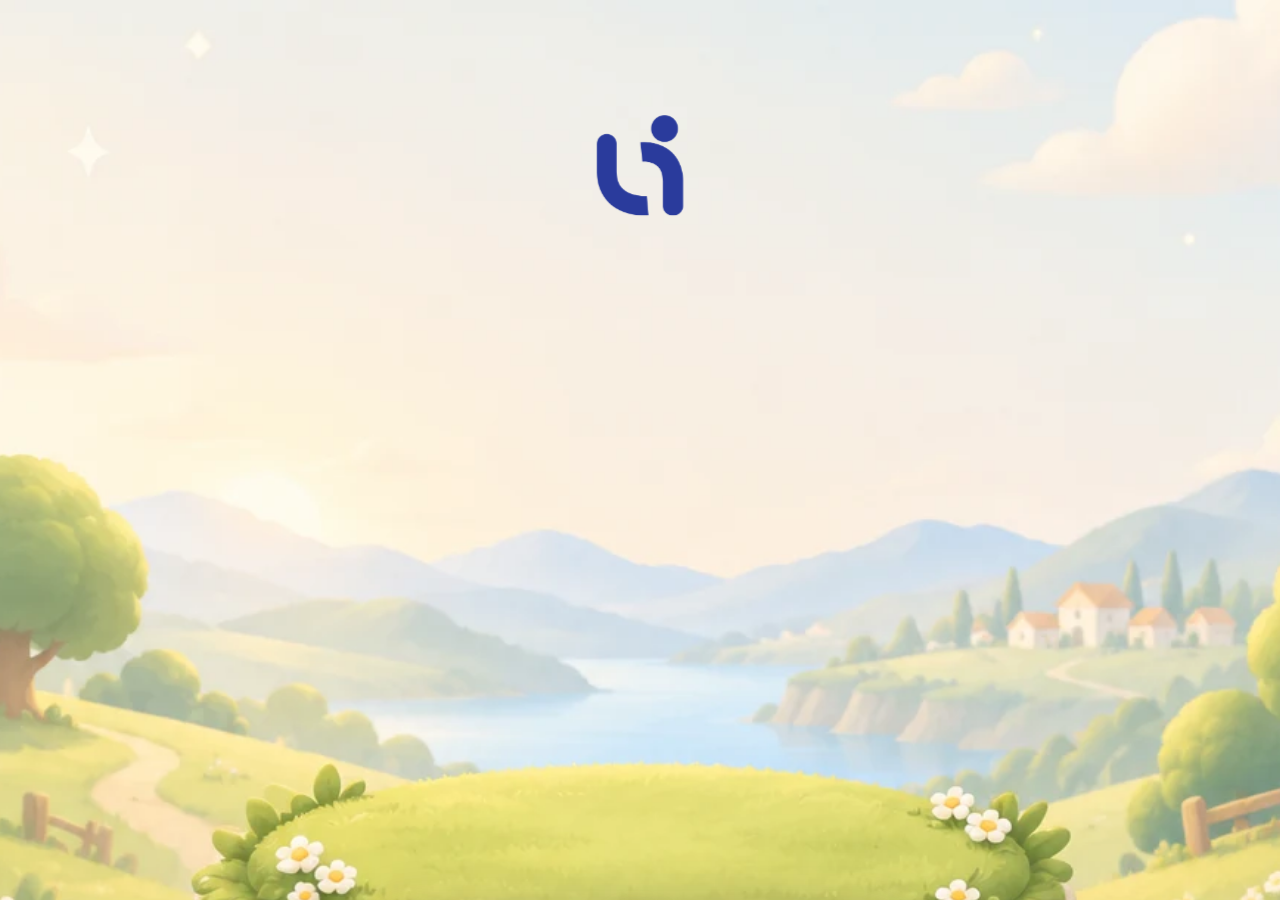
<file: index.html>
<!doctype html>
<html lang="th">
<head>
<meta charset="utf-8">
<meta name="viewport" content="width=device-width,initial-scale=1,viewport-fit=cover">
<title>Eli's World</title>
<link rel="icon" href="assets/logo_mark.png">
<link rel="manifest" href="manifest.webmanifest">
<link rel="apple-touch-icon" href="assets/app_icon_180.png">
<meta name="theme-color" content="#2A3B9C">
<meta name="mobile-web-app-capable" content="yes">
<meta name="apple-mobile-web-app-capable" content="yes">
<meta name="apple-mobile-web-app-status-bar-style" content="black-translucent">
<meta name="apple-mobile-web-app-title" content="Eli's World">
<link rel="preconnect" href="https://fonts.googleapis.com">
<link rel="preconnect" href="https://fonts.gstatic.com" crossorigin>
<link rel="stylesheet" href="https://fonts.googleapis.com/css2?family=Comfortaa:wght@400;500;600;700&family=Noto+Sans+Thai:wght@400;500;600;700;800&display=swap">
<link rel="stylesheet" href="style.css?v=205">
<link rel="stylesheet" href="life.css?v=204">
<link rel="stylesheet" href="world.css?v=106">
<link rel="stylesheet" href="world2.css?v=103">
<link rel="stylesheet" href="welcome.css?v=12">
<link rel="stylesheet" href="w3d.css?v=2">
<link rel="stylesheet" href="hud_d.css?v=7">
<link rel="stylesheet" href="full.css?v=5">
<link rel="stylesheet" href="trek2.css?v=9">
<link rel="stylesheet" href="round2.css?v=9">
<link rel="stylesheet" href="trek4.css?v=3">
<link rel="stylesheet" href="farm.css?v=2">
<link rel="stylesheet" href="run.css?v=3">
<link rel="stylesheet" href="guide.css?v=2">
</head>
<body>
<div class="stage">
  <aside class="side">
    <div class="side-brand"><span class="mark" style="width:44px;height:52px;color:var(--navy)"></span><b>eli</b></div>
    <p class="side-tag">Eli's World <span>A</span></p>
    <p class="side-sub">Step Trek · Dream Land · Hero Hall · Treasury<br>ชุดสี A ครามครีม</p>
    <nav class="jump" id="jump"></nav>
  </aside>
  <div class="phone-wrap" id="wrap">
    <div class="phone">
      <div id="app">
        <div class="sbar" id="sbar"><span>9:41</span>
          <span class="sb-ic">
            <svg width="18" height="12" viewBox="0 0 18 12"><rect x="0" y="8" width="3" height="4" rx="1"/><rect x="5" y="5.5" width="3" height="6.5" rx="1"/><rect x="10" y="3" width="3" height="9" rx="1"/><rect x="15" y="0" width="3" height="12" rx="1"/></svg>
            <svg width="16" height="12" viewBox="0 0 16 12"><path d="M8 11.5 5.6 9a3.4 3.4 0 0 1 4.8 0zM3.5 6.9a6.4 6.4 0 0 1 9 0l-1.4 1.4a4.4 4.4 0 0 0-6.2 0zM1.3 4.7a9.5 9.5 0 0 1 13.4 0l-1.4 1.4a7.5 7.5 0 0 0-10.6 0z"/></svg>
            <svg width="26" height="12" viewBox="0 0 26 12"><rect x=".5" y=".5" width="22" height="11" rx="3.5" fill="none" stroke="currentColor" opacity=".4"/><rect x="2" y="2" width="19" height="8" rx="2"/><rect x="24" y="4" width="1.6" height="4" rx=".8" opacity=".4"/></svg>
          </span></div>
        <div id="view"></div>
        <nav class="tabbar" id="tabbar"></nav>
        <div class="home-ind"></div>
        <div id="sheet" class="sheet-wrap" hidden></div>
        <div id="toast" class="toast"></div>
        <div id="fx" class="fx"></div>
      </div>
    </div>
  </div>
  <aside class="side side-r"><div id="demo" class="demo card"></div></aside>
</div>
<script>window.BUILD = '2026-11-06.1';</script>
<script src="icons.js?v=204"></script>
<script src="anim.js?v=205"></script>
<script src="w_3d.js?v=2"></script>
<script src="life.js?v=208"></script>
<script src="w_core.js?v=105"></script>
<script src="cloud.js?v=6"></script>
<script src="w_pages.js?v=103"></script>
<script src="w_home.js?v=123"></script>
<script src="w_welcome.js?v=16"></script>
<script src="w_pages2.js?v=113"></script>
<script src="w_trek2.js?v=10"></script>
<script src="w_trek4.js?v=6"></script>
<script src="w_farm.js?v=3"></script>
<script src="w_run.js?v=4"></script>
<script src="w_settings2.js?v=5"></script>
<script src="w_hall2.js?v=6"></script>
<script src="w_guide.js?v=2"></script>
<script src="app.js?v=223"></script>
</body>
</html>
</file>
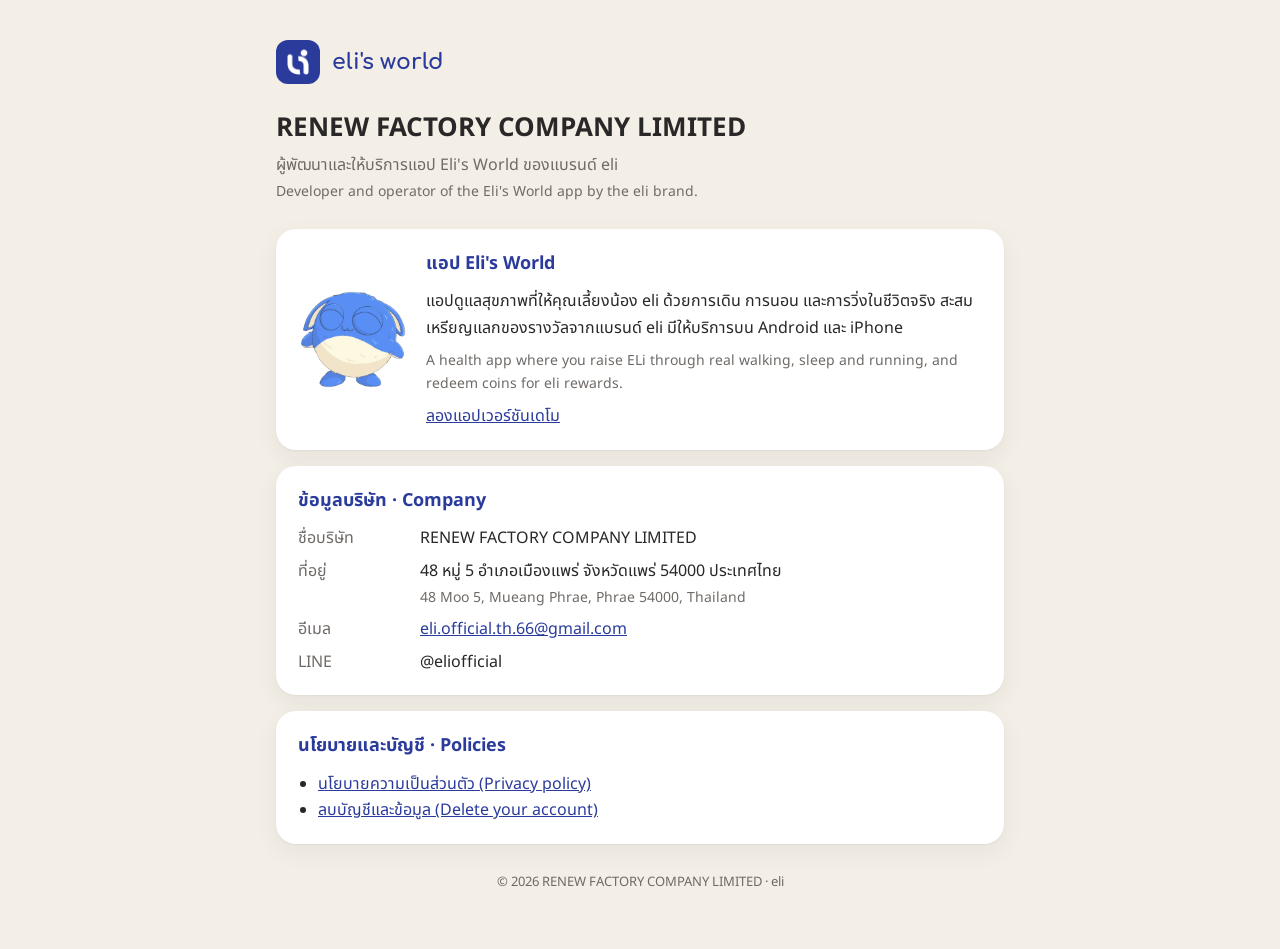
<file: company/index.html>
<!DOCTYPE html>
<html lang="th">
<head>
<meta charset="utf-8">
<meta name="viewport" content="width=device-width,initial-scale=1">
<title>RENEW FACTORY COMPANY LIMITED · Eli's World</title>
<meta name="description" content="RENEW FACTORY COMPANY LIMITED — ผู้พัฒนาแอป Eli's World ของแบรนด์ eli">
<link rel="icon" href="../assets/app_icon_192.png">
<link rel="preconnect" href="https://fonts.googleapis.com">
<link rel="preconnect" href="https://fonts.gstatic.com" crossorigin>
<link rel="stylesheet" href="https://fonts.googleapis.com/css2?family=Comfortaa:wght@700&family=Noto+Sans+Thai:wght@400;600;700&display=swap">
<style>
:root{--wi:#2A3B9C;--cream:#F4EFE6;--sand:#E3D9CB;--ink:#292728;--mut:#6F6A66;color-scheme:light}
*{box-sizing:border-box}
html,body{margin:0;background:var(--cream);color:var(--ink);font:400 16px/1.65 "Noto Sans Thai",system-ui,sans-serif}
main{max-width:760px;margin:0 auto;padding:40px 16px 56px}
.brand{display:flex;align-items:center;gap:12px;color:var(--wi);font:700 22px "Comfortaa",sans-serif}
.brand img{width:44px;height:44px;border-radius:12px}
h1{margin:28px 0 6px;font-size:26px;line-height:1.3}
h2{margin:0 0 10px;font-size:18px;color:var(--wi)}
.lead{margin:0 0 24px;color:var(--mut)}
.card{margin:0 0 16px;padding:20px 22px;border-radius:20px;background:#fff;box-shadow:0 1px 2px rgba(41,39,40,.05),0 8px 24px rgba(41,39,40,.06)}
.card p{margin:0 0 8px}.card p:last-child{margin:0}
.app{display:flex;gap:18px;align-items:center}
.app img{width:110px;flex:none}
dl{display:grid;grid-template-columns:110px 1fr;gap:6px 12px;margin:0}
dt{color:var(--mut)}dd{margin:0}
a{color:var(--wi)}
ul{margin:0;padding-left:20px}
.en{color:var(--mut);font-size:14px}
footer{margin-top:28px;font-size:13px;color:var(--mut);text-align:center}
@media (max-width:520px){.app{flex-direction:column;text-align:center}dl{grid-template-columns:1fr}dt{margin-top:6px}}
</style>
</head>
<body>
<main>
  <div class="brand"><img src="../assets/app_icon_192.png" alt="">eli's world</div>
  <h1>RENEW FACTORY COMPANY LIMITED</h1>
  <p class="lead">ผู้พัฒนาและให้บริการแอป Eli's World ของแบรนด์ eli<br><span class="en">Developer and operator of the Eli's World app by the eli brand.</span></p>

  <section class="card app">
    <img src="../assets/eli_happy.webp" alt="น้อง eli">
    <div>
      <h2>แอป Eli's World</h2>
      <p>แอปดูแลสุขภาพที่ให้คุณเลี้ยงน้อง eli ด้วยการเดิน การนอน และการวิ่งในชีวิตจริง สะสมเหรียญแลกของรางวัลจากแบรนด์ eli มีให้บริการบน Android และ iPhone</p>
      <p class="en">A health app where you raise ELi through real walking, sleep and running, and redeem coins for eli rewards.</p>
      <p><a href="../">ลองแอปเวอร์ชันเดโม</a></p>
    </div>
  </section>

  <section class="card">
    <h2>ข้อมูลบริษัท · Company</h2>
    <dl>
      <dt>ชื่อบริษัท</dt><dd>RENEW FACTORY COMPANY LIMITED</dd>
      <dt>ที่อยู่</dt><dd>48 หมู่ 5 อำเภอเมืองแพร่ จังหวัดแพร่ 54000 ประเทศไทย<br><span class="en">48 Moo 5, Mueang Phrae, Phrae 54000, Thailand</span></dd>
      <dt>อีเมล</dt><dd><a href="mailto:eli.official.th.66@gmail.com">eli.official.th.66@gmail.com</a></dd>
      <dt>LINE</dt><dd>@eliofficial</dd>
    </dl>
  </section>

  <section class="card">
    <h2>นโยบายและบัญชี · Policies</h2>
    <ul>
      <li><a href="https://eliwiiwee.github.io/eli-account/privacy.html">นโยบายความเป็นส่วนตัว (Privacy policy)</a></li>
      <li><a href="https://eliwiiwee.github.io/eli-account/delete.html">ลบบัญชีและข้อมูล (Delete your account)</a></li>
    </ul>
  </section>

  <footer>© 2026 RENEW FACTORY COMPANY LIMITED · eli</footer>
</main>
</body>
</html>
</file>
<file: style.css>
/* ELi Run Club (v2) — activity-feed running app, ELi brand, motion everywhere. Single light theme, 390x844 screen. */
:root{
  --or:#FC5A1E; --or-d:#E2420A; --or-l:#FFE7DC; --blue:#1F5BFF; --blue-d:#163FC9; --navy:#13287A;
  --ink:#171A2C; --ink2:#4A4F66; --muted:#8A8FA3; --line:#ECEEF3; --bg:#F3F4F7; --card:#fff;
  --green:#1DB070; --yellow:#FFC83D; --purple:#7A5CFF; --red:#F0435A;
  --sh:0 1px 2px rgba(20,24,50,.05),0 6px 18px rgba(20,24,50,.06);
  --f:"Comfortaa","Noto Sans Thai",system-ui,sans-serif; --num:"Comfortaa","Noto Sans Thai",sans-serif; --en:"Comfortaa","Noto Sans Thai",sans-serif; --hand:"Comfortaa","Noto Sans Thai",sans-serif;   /* CI brand fonts: Comfortaa (Latin, numbers) + Noto Sans Thai (Thai) */
  --ease:cubic-bezier(.22,1,.36,1); --spring:cubic-bezier(.34,1.56,.64,1);
  color-scheme:light;
}
*{box-sizing:border-box}
html,body{height:100%;margin:0}
body{font-family:var(--f);color:var(--ink);overflow:hidden;-webkit-tap-highlight-color:transparent;
  background:radial-gradient(900px 600px at 10% 0%,#FFE9DE 0%,transparent 60%),radial-gradient(900px 700px at 100% 100%,#DDE8FF 0%,transparent 60%),#F6F7FB}
button{font:inherit;color:inherit;border:0;background:none;padding:0;cursor:pointer}
button:focus-visible{outline:3px solid var(--or);outline-offset:2px}
img{display:block;-webkit-user-drag:none;user-select:none}
input{font:inherit}
.num{font-family:var(--num);font-weight:700;font-variant-numeric:tabular-nums;letter-spacing:-.01em}

/* stage */
.stage{height:100%;display:flex;align-items:center;justify-content:center;gap:60px;padding:0 16px}
.side{width:240px;flex:none}
.side-logo{width:130px;margin-left:-6px}
.side-tag{font-family:var(--en);font-size:24px;color:var(--navy);margin:0}
.side-tag span{font-size:13px;color:#fff;background:var(--or);border-radius:8px;padding:1px 7px;vertical-align:middle}
.side-sub{font-size:13px;color:var(--muted);line-height:1.5;margin:6px 0 16px}
.jump{display:flex;flex-direction:column;gap:2px}
.jump button{display:flex;gap:10px;align-items:baseline;text-align:left;padding:7px 12px;border-radius:12px;transition:background .2s}
.jump button:hover{background:rgba(255,255,255,.7)}
.jump button.on{background:#fff;box-shadow:var(--sh)}
.jump b{font-family:var(--num);font-size:13px;color:var(--or);width:18px}
.jump span{font-size:13px;color:var(--ink)}
@media (max-width:820px){.side{display:none}}
.phone-wrap{flex:none;width:414px;height:868px;transform-origin:center}
.phone{width:414px;height:868px;padding:12px;border-radius:58px;background:#14172A;box-shadow:0 30px 70px rgba(20,24,60,.3)}
#app{position:relative;width:390px;height:844px;border-radius:46px;overflow:hidden;background:var(--bg);isolation:isolate}
@media (max-width:520px){.stage{padding:0;display:block}.phone-wrap,.phone{width:100%;height:100%;transform:none!important}.phone{padding:0;border-radius:0;overflow:hidden;box-shadow:none}#app{border-radius:0}}
.sbar{position:absolute;inset:0 0 auto;height:48px;z-index:50;display:flex;align-items:center;justify-content:space-between;padding:6px 30px 0 34px;font:600 15px -apple-system,"SF Pro Text","Noto Sans Thai",sans-serif;color:var(--ink);pointer-events:none;transition:color .3s}
.sb-ic{display:flex;gap:6px;align-items:center}.sb-ic svg{fill:currentColor}
.sbar.light{color:#fff}
.home-ind{position:absolute;left:50%;bottom:8px;width:134px;height:5px;margin-left:-67px;border-radius:3px;background:var(--ink);z-index:60;pointer-events:none}

/* pages */
#view{position:absolute;inset:0}
.pg{position:absolute;inset:0;overflow:hidden;background:var(--bg)}
.pg.in{animation:pgIn .5s var(--ease) both}
.pg.in.up{animation-name:pgUp}
.pg.in.back{animation-name:pgBack}
.pg.out{animation:pgOut .32s ease both;pointer-events:none}
@keyframes pgIn{from{opacity:0;transform:translateX(12%)}}
@keyframes pgBack{from{opacity:0;transform:translateX(-12%)}}
@keyframes pgUp{from{opacity:0;transform:translateY(12%) scale(.98)}}
@keyframes pgOut{to{opacity:0;transform:scale(.96)}}
.scroll{position:absolute;inset:0;overflow-y:auto;overflow-x:hidden;scrollbar-width:none;overscroll-behavior:contain}
.scroll::-webkit-scrollbar{display:none}
.rise{animation:rise .6s var(--ease) both;animation-delay:var(--d,0s)}
@keyframes rise{from{opacity:0;transform:translateY(26px)}}
.pop{animation:pop .7s var(--spring) both;animation-delay:var(--d,0s)}
@keyframes pop{from{opacity:0;transform:scale(.3)}}
.press{transition:transform .35s var(--spring)}
.press:active{transform:scale(.93);transition-duration:.08s}
.bob{animation:bob 3s ease-in-out infinite}
@keyframes bob{50%{transform:translateY(-7px) rotate(2deg)}}
.hop{animation:hop .6s var(--spring)}
@keyframes hop{40%{transform:translateY(-14px) scale(1.06,.94)}}
.shake{animation:shake .45s}
@keyframes shake{20%,60%{transform:translateX(-6px)}40%,80%{transform:translateX(6px)}}
.reveal{opacity:0;transform:translateY(30px);transition:opacity .6s var(--ease),transform .6s var(--ease)}
.reveal.seen{opacity:1;transform:none}

/* top bar */
.topbar{position:sticky;top:0;z-index:10;padding:52px 18px 10px;background:rgba(243,244,247,.86);backdrop-filter:blur(14px);-webkit-backdrop-filter:blur(14px);display:flex;align-items:center;gap:10px;transition:box-shadow .3s}
.topbar.stuck{box-shadow:0 1px 0 var(--line)}
.topbar h1{flex:1;margin:0;font-size:24px;font-weight:700;letter-spacing:-.01em}
.topbar .logo{height:36px;margin-right:auto}
.ib{width:40px;height:40px;border-radius:50%;display:grid;place-items:center;color:var(--ink);position:relative;transition:background .2s}
.ib:hover{background:rgba(0,0,0,.05)}
.ib svg{width:23px;height:23px}
.ib .dot{position:absolute;top:8px;right:9px;width:9px;height:9px;border-radius:50%;background:var(--or);box-shadow:0 0 0 2px var(--bg);animation:pulse 2s infinite}
@keyframes pulse{0%{box-shadow:0 0 0 2px var(--bg),0 0 0 2px rgba(252,90,30,.6)}100%{box-shadow:0 0 0 2px var(--bg),0 0 0 10px rgba(252,90,30,0)}}
.seg{position:relative;display:flex;margin:0 18px 12px;padding:4px;border-radius:14px;background:#E6E8EE}
.seg button{flex:1;height:34px;font-size:14px;font-weight:500;color:var(--ink2);position:relative;z-index:1;transition:color .3s}
.seg button.on{color:var(--ink);font-weight:600}
.seg .ind{position:absolute;top:4px;bottom:4px;left:4px;border-radius:10px;background:#fff;box-shadow:0 2px 6px rgba(0,0,0,.08);transition:transform .45s var(--spring),width .45s var(--spring)}

/* cards */
.card{background:var(--card);border-radius:20px;box-shadow:var(--sh)}
.wrap{padding:0 12px 130px}
.snap{padding:16px 16px 14px;margin-bottom:12px}
.snap h3{margin:0;font-size:15px;font-weight:600;display:flex;align-items:center;gap:8px}
.snap h3 .streak{margin-left:auto;font-size:12px;font-weight:600;color:var(--or);background:var(--or-l);padding:3px 10px;border-radius:12px;display:flex;align-items:center;gap:4px}
.snap h3 .streak i{font-style:normal;display:inline-block;animation:flick 1.2s ease-in-out infinite}
@keyframes flick{50%{transform:scale(1.25) rotate(-8deg)}}
.trio{display:flex;margin:12px 0 10px}
.trio>div{flex:1}
.trio span{display:block;font-size:12px;color:var(--muted)}
.trio b{font-size:26px;line-height:1.1}
.trio small{font-size:13px;color:var(--ink2);font-family:var(--f);font-weight:500;margin-left:2px}
.week{display:flex;gap:8px;align-items:flex-end;height:54px}
.week div{flex:1;display:flex;flex-direction:column;align-items:center;gap:4px;height:100%;justify-content:flex-end;font-size:11px;color:var(--muted)}
.week i{width:100%;max-width:26px;border-radius:6px;background:#E6E8EE;height:0;transition:height .9s var(--spring)}
.week i.on{background:linear-gradient(180deg,#FF8A4C,var(--or))}
.week div.today{color:var(--or);font-weight:700}

.act{margin-bottom:12px;overflow:hidden}
.act .hd{display:flex;gap:10px;align-items:center;padding:14px 14px 0}
.av{width:42px;height:42px;border-radius:50%;object-fit:cover;flex:none;background:#DDE5F5}
.act .who b{display:block;font-size:15px;font-weight:600}
.act .who span{font-size:12px;color:var(--muted)}
.act .more{margin-left:auto;color:var(--muted)}
.act h4{margin:10px 14px 0;font-size:18px;font-weight:700;line-height:1.3}
.act .desc{margin:4px 14px 0;font-size:14px;color:var(--ink2)}
.stats{display:flex;gap:18px;padding:10px 14px 12px}
.stats span{display:block;font-size:12px;color:var(--muted)}
.stats b{font-size:21px;line-height:1.1}
.ach{display:flex;align-items:center;gap:8px;margin:0 14px 12px;padding:8px 10px;border-radius:12px;background:#FFF6E6;font-size:13px;color:#8A5300}
.ach img{width:26px;height:26px;object-fit:contain;animation:bob 2.6s ease-in-out infinite}
.media{position:relative;height:196px;display:flex;overflow-x:auto;scroll-snap-type:x mandatory;scrollbar-width:none}
.media::-webkit-scrollbar{display:none}
.media>*{flex:none;width:100%;height:100%;scroll-snap-align:start;position:relative;overflow:hidden}
.media .ph{object-fit:cover;width:100%;height:100%;transition:transform 6s linear}
.act:hover .media .ph{transform:scale(1.06)}
.mapbox{background:#E9EEF2}
.mapbox img{position:absolute;inset:0;width:100%;height:100%;object-fit:cover;filter:saturate(.42) brightness(1.08) contrast(.9)}
.mapbox svg{position:absolute;inset:0;width:100%;height:100%;overflow:visible}
.route{fill:none;stroke:var(--or);stroke-width:4.5;stroke-linecap:round;stroke-linejoin:round;filter:drop-shadow(0 2px 3px rgba(252,90,30,.35))}
.route-bg{fill:none;stroke:#fff;stroke-width:9;stroke-linecap:round;stroke-linejoin:round;opacity:.9}
.mdots{position:absolute;right:10px;bottom:10px;display:flex;gap:5px;z-index:2}
.mdots i{width:6px;height:6px;border-radius:3px;background:rgba(255,255,255,.6);transition:all .3s}
.mdots i.on{width:16px;background:#fff}
.kud{display:flex;align-items:center;padding:10px 14px;gap:8px;font-size:13px;color:var(--ink2)}
.faces{display:flex}
.faces img{width:24px;height:24px;border-radius:50%;border:2px solid #fff;margin-left:-7px;object-fit:cover}
.faces img:first-child{margin-left:0}
.acts{display:flex;border-top:1px solid var(--line)}
.acts button{flex:1;height:48px;display:flex;align-items:center;justify-content:center;gap:6px;color:var(--ink2);font-size:14px;position:relative}
.acts svg{width:22px;height:22px;transition:transform .45s var(--spring)}
.acts .k.on{color:var(--or);font-weight:600}
.acts .k.on svg{fill:var(--or);transform:scale(1.15) rotate(-12deg)}
.burst{position:absolute;left:50%;top:50%;width:6px;height:6px;margin:-3px;border-radius:50%;background:var(--or);pointer-events:none;animation:burst .7s var(--ease) forwards}
@keyframes burst{to{transform:translate(var(--x),var(--y)) scale(.2);opacity:0}}
.plus{position:absolute;left:50%;top:0;font:700 14px var(--num);color:var(--or);pointer-events:none;animation:plus .9s var(--ease) forwards}
@keyframes plus{to{transform:translateY(-34px);opacity:0}}
.tip{display:flex;align-items:center;gap:12px;padding:14px 16px;margin-bottom:12px;background:linear-gradient(120deg,#1F5BFF,#4B7DFF);color:#fff;overflow:hidden;position:relative}
.tip img{width:92px;margin:-8px -6px -18px 0;filter:drop-shadow(0 6px 8px rgba(0,0,0,.2))}
.tip b{display:block;font-size:16px}
.tip span{font-size:13px;opacity:.9}
.tip::before{content:"";position:absolute;right:-40px;top:-40px;width:160px;height:160px;border-radius:50%;background:rgba(255,255,255,.12)}
.skel{height:300px;margin-bottom:12px;padding:14px}
.sk{border-radius:8px;background:linear-gradient(90deg,#EEF0F4 25%,#F7F8FA 50%,#EEF0F4 75%);background-size:200% 100%;animation:shim 1.2s linear infinite}
@keyframes shim{to{background-position:-200% 0}}
.ptr{position:absolute;left:50%;top:96px;width:52px;height:52px;margin-left:-26px;border-radius:50%;background:#fff;box-shadow:var(--sh);display:grid;place-items:center;z-index:5;transform:translateY(-80px) scale(.6);opacity:0;pointer-events:none}
.ptr img{width:40px}
.ptr.spin img{animation:spin .8s linear infinite}
@keyframes spin{to{transform:rotate(360deg)}}

/* tab bar */
.tabbar{position:absolute;left:0;right:0;bottom:0;height:88px;padding:0 6px 22px;background:rgba(255,255,255,.94);backdrop-filter:blur(14px);-webkit-backdrop-filter:blur(14px);border-top:1px solid var(--line);display:flex;z-index:40;transition:transform .45s var(--ease)}
.tabbar.hide{transform:translateY(110%)}
.tabbar button{flex:1;display:flex;flex-direction:column;align-items:center;justify-content:center;gap:3px;font-size:11px;color:var(--muted);position:relative}
.tabbar svg{width:25px;height:25px;transition:transform .4s var(--spring)}
.tabbar button.on{color:var(--or);font-weight:600}
.tabbar button.on svg{transform:translateY(-2px)}
.tabbar .rec{color:var(--ink)}
.tabbar .rec span.o{width:50px;height:50px;border-radius:50%;background:var(--or);display:grid;place-items:center;color:#fff;margin-top:-18px;box-shadow:0 8px 18px rgba(252,90,30,.45);transition:transform .4s var(--spring)}
.tabbar .rec:hover span.o{transform:scale(1.08) rotate(-8deg)}
.tabbar .rec span.o svg{width:26px;height:26px}
.tabbar .bar{position:absolute;top:0;left:0;height:3px;width:40px;border-radius:0 0 3px 3px;background:var(--or);transition:transform .5s var(--spring)}

/* splash */
.splash{background:linear-gradient(160deg,#1F5BFF,#1440C9 60%,#0E2E9A);display:grid;place-items:center;color:#fff}
.splash svg.draw{position:absolute;inset:0;width:100%;height:100%}
.splash svg.draw path{fill:none;stroke:var(--or);stroke-width:6;stroke-linecap:round;stroke-linejoin:round;filter:drop-shadow(0 0 10px rgba(252,90,30,.8))}
.splash .c{position:relative;text-align:center;z-index:1}
.splash .c img.l{width:190px;margin:0 auto;animation:pop .9s var(--spring) .5s both}
.splash .c p{margin:4px 0 0;font:600 20px var(--en);animation:rise .6s var(--ease) 1s both}
.splash .m{position:absolute;bottom:120px;left:50%;width:170px;margin-left:-85px;animation:runIn 1.1s var(--ease) 1.1s both}
@keyframes runIn{from{transform:translateX(-260px) rotate(-10deg);opacity:0}}
.splash .go{position:absolute;left:30px;right:30px;bottom:44px;height:56px;border-radius:28px;background:var(--or);color:#fff;font-size:17px;font-weight:600;box-shadow:0 10px 24px rgba(0,0,0,.25);animation:rise .6s var(--ease) 1.6s both}

/* record */
.rec-pg .map{position:absolute;inset:-60px;width:calc(100% + 120px);height:calc(100% + 120px);object-fit:cover;filter:saturate(.5) brightness(1.06);animation:pan 40s linear infinite alternate}
@keyframes pan{to{transform:translate(-40px,-50px) scale(1.05)}}
.rec-pg svg.trk{position:absolute;inset:0;width:100%;height:100%}
.gps-me{position:absolute;width:22px;height:22px;margin:-11px 0 0 -11px;border-radius:50%;background:var(--blue);border:4px solid #fff;box-shadow:0 2px 8px rgba(0,0,0,.3);z-index:3;transition:left .9s linear,top .9s linear}
.gps-me::before,.gps-me::after{content:"";position:absolute;inset:-4px;border-radius:50%;border:2px solid var(--blue);animation:ring 2s ease-out infinite}
.gps-me::after{animation-delay:1s}
@keyframes ring{from{transform:scale(1);opacity:.8}to{transform:scale(3.4);opacity:0}}
.rec-top{position:absolute;top:52px;left:14px;right:14px;display:flex;align-items:center;gap:10px;z-index:4}
.pill{height:40px;padding:0 14px;border-radius:20px;background:#fff;box-shadow:var(--sh);display:flex;align-items:center;gap:8px;font-size:14px;font-weight:600}
.gpsd{width:10px;height:10px;border-radius:50%;background:#F5A524;transition:background .4s}
.gpsd.ok{background:var(--green);box-shadow:0 0 0 0 rgba(29,176,112,.6);animation:okp 1.8s infinite}
@keyframes okp{to{box-shadow:0 0 0 10px rgba(29,176,112,0)}}
.recp{position:absolute;left:0;right:0;bottom:0;z-index:5;background:#fff;border-radius:28px 28px 0 0;box-shadow:0 -8px 30px rgba(0,0,0,.12);padding:18px 20px 40px;transition:transform .5s var(--ease)}
.recp .live{display:grid;grid-template-columns:1fr 1fr 1fr;row-gap:6px;overflow:hidden;max-height:0;opacity:0;transition:max-height .6s var(--ease),opacity .4s,margin .5s;text-align:center}
.recp.running .live,.recp.paused .live{max-height:220px;opacity:1;margin-bottom:18px}
.recp .big{grid-column:1/-1}
.recp .live .big b{font-size:64px;line-height:1}
.recp .live span{display:block;font-size:12px;color:var(--muted)}
.recp .live b{font-size:28px;line-height:1.15}
.recp .hr b{color:var(--red)}
.recp .hr i{display:inline-block;font-style:normal;animation:beat .8s infinite}
@keyframes beat{15%{transform:scale(1.3)}30%{transform:scale(1)}}
.recp .btns{display:flex;align-items:center;justify-content:space-around}
.side-btn{width:54px;display:flex;flex-direction:column;align-items:center;gap:4px;font-size:12px;color:var(--ink2)}
.side-btn span{width:50px;height:50px;border-radius:50%;background:#F1F2F6;display:grid;place-items:center}
.side-btn img{width:28px;height:28px;object-fit:contain}
.go-btn{width:92px;height:92px;border-radius:50%;background:var(--or);color:#fff;font-size:17px;font-weight:700;position:relative;box-shadow:0 10px 24px rgba(252,90,30,.45);transition:all .45s var(--spring)}
.go-btn::before,.go-btn::after{content:"";position:absolute;inset:0;border-radius:50%;border:3px solid var(--or);animation:ring 2.2s ease-out infinite;pointer-events:none}
.go-btn::after{animation-delay:1.1s}
.recp.running .go-btn{width:76px;height:76px;border-radius:24px;background:var(--ink)}
.recp.running .go-btn::before,.recp.running .go-btn::after,.recp.paused .go-btn::before,.recp.paused .go-btn::after{display:none}
.go-btn svg{width:30px;height:30px}
.pz{display:none;gap:14px;width:100%}
.recp.paused .btns{display:none}
.recp.paused .pz{display:flex}
.pz button{flex:1;height:58px;border-radius:29px;font-size:16px;font-weight:600;position:relative;overflow:hidden}
.pz .res{background:var(--or);color:#fff}
.pz .fin{background:var(--ink);color:#fff}
.pz .fin i{position:absolute;left:0;top:0;bottom:0;width:0;background:rgba(255,255,255,.22)}
.pz .fin.hold i{width:100%;transition:width .9s linear}
.cdn{position:absolute;inset:0;z-index:20;background:rgba(15,18,40,.55);backdrop-filter:blur(6px);display:grid;place-items:center;color:#fff;animation:fade .3s both}
.cdn b{font:800 150px/1 var(--num);animation:cnt 1s var(--ease) both}
@keyframes cnt{0%{transform:scale(2.2);opacity:0}30%{opacity:1}100%{transform:scale(.9);opacity:.2}}
.cdn img{position:absolute;bottom:90px;left:50%;width:190px;margin-left:-95px;animation:bob 1s ease-in-out infinite}
@keyframes fade{from{opacity:0}}

/* save */
.save .hero{position:relative;height:300px;background:radial-gradient(circle at 50% 60%,#FFF1DE,#FFE0C8 50%,#FFD0B0);overflow:hidden;display:grid;place-items:center}
.save .hero .rays{position:absolute;width:640px;height:640px;left:50%;top:50%;margin:-320px;background:repeating-conic-gradient(rgba(255,255,255,.55) 0 10deg,transparent 10deg 20deg);animation:spin 26s linear infinite;border-radius:50%}
.save .hero>img{position:relative;width:210px;animation:pop .9s var(--spring) both,bob 3s ease-in-out 1s infinite}
.save h2{margin:18px 20px 2px;font-size:26px}
.save .sub{margin:0 20px 14px;color:var(--ink2);font-size:14px}
.save .g3{display:grid;grid-template-columns:repeat(3,1fr);gap:10px;margin:0 16px 16px}
.save .g3 div{padding:12px 10px}
.save .g3 span{display:block;font-size:12px;color:var(--muted)}
.save .g3 b{font-size:24px}
.badges{display:flex;gap:10px;margin:0 16px 16px;overflow-x:auto;scrollbar-width:none;padding:4px 0}
.badges div{flex:none;width:96px;text-align:center;font-size:12px;color:var(--ink2);padding:10px 6px}
.badges img{width:58px;height:58px;object-fit:contain;margin:0 auto 6px}
.fld{margin:0 16px 12px;padding:4px 16px}
.fld label{display:block;font-size:12px;color:var(--muted);padding-top:10px}
.fld input{width:100%;border:0;outline:0;font-size:17px;font-weight:600;padding:4px 0 12px;background:none}
.feel{display:flex;gap:8px;margin:0 16px 18px}
.feel button{flex:1;height:64px;border-radius:16px;background:#fff;box-shadow:var(--sh);display:flex;flex-direction:column;align-items:center;justify-content:center;font-size:12px;color:var(--ink2);transition:all .35s var(--spring)}
.feel button b{font-size:24px;line-height:1}
.feel button.on{background:var(--or-l);color:var(--or-d);box-shadow:0 0 0 2px var(--or) inset;transform:translateY(-3px)}
.btn{display:flex;align-items:center;justify-content:center;gap:8px;height:56px;border-radius:28px;font-size:17px;font-weight:600;width:calc(100% - 32px);margin:0 16px}
.btn-o{background:var(--or);color:#fff;box-shadow:0 10px 22px rgba(252,90,30,.35)}
.btn-d{background:#EEF0F4;color:var(--ink)}

/* activity detail */
.det .hmap{position:relative;height:340px}
.det .back{position:absolute;top:52px;left:14px;z-index:3;width:40px;height:40px;border-radius:50%;background:#fff;box-shadow:var(--sh);display:grid;place-items:center}
.det .back svg{width:22px;height:22px}
.det .share{left:auto;right:14px}
.km{fill:#fff;stroke:var(--or);stroke-width:2}
.kmt{font:700 9px var(--num);fill:var(--or);text-anchor:middle;dominant-baseline:central}
.det .body{position:relative;margin-top:-26px;border-radius:26px 26px 0 0;background:var(--bg);padding:18px 14px 60px}
.det .grid6{display:grid;grid-template-columns:repeat(3,1fr);gap:14px 8px;padding:16px;margin:12px 0}
.det .grid6 span{display:block;font-size:12px;color:var(--muted)}
.det .grid6 b{font-size:24px}
.det h5{margin:18px 4px 10px;font-size:16px}
.splits{padding:10px 14px}
.splits .r{display:grid;grid-template-columns:34px 52px 1fr 40px;align-items:center;gap:8px;height:34px;font-size:14px}
.splits .r.h{color:var(--muted);font-size:12px;height:26px}
.splits .r i{display:block;height:14px;border-radius:7px;background:linear-gradient(90deg,#8FB0FF,var(--blue));width:0;transition:width .9s var(--ease)}
.splits .r.best i{background:linear-gradient(90deg,#FFB38A,var(--or))}
.splits .r small{color:var(--muted);text-align:right}
.elev{padding:12px 12px 6px}
.elev svg{width:100%;height:130px;display:block}
.zones{padding:14px}
.zones .z{display:grid;grid-template-columns:28px 1fr 42px;gap:10px;align-items:center;height:30px;font-size:13px}
.zones .z i{display:block;height:12px;border-radius:6px;width:0;transition:width 1s var(--ease)}
.zones .z small{text-align:right;color:var(--ink2)}

.sbarbg{position:absolute;inset:0 0 auto;height:48px;background:rgba(243,244,247,.9);backdrop-filter:blur(12px);-webkit-backdrop-filter:blur(12px);z-index:4;opacity:0;transition:opacity .3s;pointer-events:none}
.sbarbg.on{opacity:1}

/* maps */
.maps .map{position:absolute;inset:0;width:100%;height:100%;object-fit:cover;filter:grayscale(.7) brightness(.55) contrast(1.1)}
.maps svg.heat{position:absolute;inset:0;width:100%;height:100%}
.heat path{fill:none;stroke:#FF7A3C;stroke-linecap:round;stroke-linejoin:round;mix-blend-mode:screen}
.heat path.flow{stroke:#FFD2B8;stroke-width:2;stroke-dasharray:4 14;animation:flow 1.6s linear infinite}
.heat path.sel{stroke:#fff;stroke-width:6;filter:drop-shadow(0 0 8px #FF7A3C)}
@keyframes flow{to{stroke-dashoffset:-36}}
.search{position:absolute;top:52px;left:14px;right:14px;height:48px;border-radius:24px;background:#fff;display:flex;align-items:center;gap:10px;padding:0 16px;box-shadow:0 6px 20px rgba(0,0,0,.25);color:var(--muted);font-size:15px;z-index:3}
.search svg{width:20px;height:20px}
.chips{position:absolute;top:110px;left:14px;right:0;display:flex;gap:8px;overflow-x:auto;scrollbar-width:none;z-index:3}
.chips button{flex:none;height:34px;padding:0 14px;border-radius:17px;background:rgba(255,255,255,.18);color:#fff;font-size:13px;backdrop-filter:blur(8px);transition:all .3s}
.chips button.on{background:#fff;color:var(--ink);font-weight:600}
.segs{position:absolute;left:0;right:0;bottom:100px;display:flex;gap:10px;overflow-x:auto;scroll-snap-type:x mandatory;padding:0 14px;scrollbar-width:none;z-index:3}
.segs::-webkit-scrollbar{display:none}
.sgc{flex:none;width:300px;scroll-snap-align:center;padding:14px;text-align:left;transition:transform .4s var(--spring),box-shadow .3s}
.sgc.on{box-shadow:0 0 0 2px var(--or),var(--sh);transform:translateY(-6px)}
.sgc b{font-size:16px}
.sgc .m{display:flex;gap:14px;font-size:12px;color:var(--muted);margin:4px 0 10px}
.sgc .m em{font-style:normal;color:var(--ink);font-weight:600}
.sgc .lead{display:flex;align-items:center;gap:8px;font-size:13px}
.sgc .lead img.b{width:26px;height:26px;object-fit:contain}
.sgc .lead .av{width:26px;height:26px}
.sgc .lead span{flex:1}
.sgc .elevmini{height:34px;margin-top:10px}

/* groups */
.chal{position:relative;overflow:hidden;padding:18px;margin-bottom:12px;color:#fff;background:linear-gradient(130deg,#FC5A1E,#FF8A3D 55%,#FFB547)}
.chal::after{content:"";position:absolute;right:-60px;top:-60px;width:220px;height:220px;border-radius:50%;background:rgba(255,255,255,.14)}
.chal .t{font-size:12px;opacity:.9}
.chal b{display:block;font-size:22px;margin:2px 0 4px;position:relative;z-index:1}
.chal .t,.chal>b,.chal .ds{padding-right:110px}
.chal .cd{display:flex;gap:6px;margin:10px 0 14px;position:relative;z-index:1}
.chal .cd span{background:rgba(255,255,255,.22);border-radius:10px;padding:6px 8px;text-align:center;min-width:48px;font-size:11px}
.chal .cd span b{font:700 20px var(--num);margin:0}
.chal .ringw{position:absolute;right:16px;top:18px;width:96px;height:96px;z-index:1}
.chal .ringw svg{transform:rotate(-90deg)}
.chal .ringw img{position:absolute;inset:18px;width:60px;height:60px;object-fit:contain}
.chal .jn{position:relative;z-index:1;height:40px;padding:0 20px;border-radius:20px;background:#fff;color:var(--or-d);font-weight:700;transition:all .4s var(--spring)}
.chal .jn.on{background:rgba(255,255,255,.25);color:#fff}
.cl{display:flex;align-items:center;gap:12px;padding:12px 14px;margin-bottom:10px}
.cl img{width:54px;height:54px;object-fit:contain;flex:none}
.cl .tx{flex:1;min-width:0}
.cl .tx b{display:block;font-size:15px}
.cl .tx span{font-size:12px;color:var(--muted)}
.cl .pb{height:6px;border-radius:3px;background:#EEF0F4;margin-top:6px;overflow:hidden}
.cl .pb i{display:block;height:100%;width:0;background:linear-gradient(90deg,#FF9A5C,var(--or));border-radius:3px;transition:width 1s var(--ease)}
.cl .jb{height:34px;padding:0 14px;border-radius:17px;border:1.5px solid var(--or);color:var(--or);font-size:13px;font-weight:600;flex:none;transition:all .35s var(--spring)}
.cl .jb.on{background:var(--or);color:#fff}
.lb{padding:6px 14px}
.lb .r{display:flex;align-items:center;gap:10px;height:54px}
.lb .r+.r{border-top:1px solid var(--line)}
.lb .rk{width:22px;font:700 16px var(--num);color:var(--muted);text-align:center}
.lb .r:nth-child(1) .rk{color:#E0A400}.lb .r:nth-child(2) .rk{color:#9AA3B5}.lb .r:nth-child(3) .rk{color:#C47A3C}
.lb .nm{flex:1;font-size:14px}
.lb .nm i{display:block;height:5px;border-radius:3px;background:linear-gradient(90deg,#FFB38A,var(--or));width:0;margin-top:5px;transition:width 1s var(--ease)}
.lb .r.me{background:#FFF5EF;margin:0 -14px;padding:0 14px}
.lb .v{font:700 17px var(--num)}

/* you */
.you .ph{display:flex;align-items:center;gap:14px;padding:4px 18px 14px}
.you .ph img{width:76px;height:76px;border-radius:50%;object-fit:cover;box-shadow:0 0 0 3px #fff,0 0 0 5px var(--or)}
.you .ph b{display:block;font-size:20px}
.you .ph .ff{display:flex;gap:16px;font-size:13px;color:var(--muted);margin-top:4px}
.you .ph .ff em{font-style:normal;color:var(--ink);font-weight:600}
.chart{padding:16px 12px 10px;margin-bottom:12px;position:relative}
.chart .h{display:flex;justify-content:space-between;align-items:baseline;padding:0 6px}
.chart .h b{font-size:30px}
.chart svg{width:100%;height:160px;display:block;margin-top:6px;overflow:visible}
.chart .pt{cursor:pointer}
.chart .tt{position:absolute;padding:4px 10px;border-radius:10px;background:var(--ink);color:#fff;font:600 13px var(--num);transform:translate(-50%,-130%);pointer-events:none;transition:left .3s var(--ease),top .3s var(--ease);white-space:nowrap}
.lvl{display:flex;align-items:center;gap:12px;padding:14px;margin-bottom:12px;background:linear-gradient(120deg,#EAF0FF,#FFF3E8)}
.lvl img{width:74px;margin:-10px 0 -14px}
.lvl .tx{flex:1}
.lvl .tx b{font-size:16px}
.lvl .pb{height:8px;border-radius:4px;background:rgba(31,91,255,.12);margin-top:8px;overflow:hidden}
.lvl .pb i{display:block;height:100%;width:0;background:linear-gradient(90deg,#5B8BFF,var(--blue));border-radius:4px;transition:width 1.2s var(--ease)}
.troph{display:grid;grid-template-columns:repeat(4,1fr);gap:10px;padding:14px;margin-bottom:12px}
.troph button{display:flex;flex-direction:column;align-items:center;gap:4px;font-size:11px;color:var(--ink2);perspective:400px}
.troph img{width:56px;height:56px;object-fit:contain;transition:transform .7s var(--spring)}
.troph button:hover img{transform:rotateY(180deg)}
.troph .lock img{filter:grayscale(1) opacity(.35)}
.best .r{display:flex;align-items:center;justify-content:space-between;height:50px;padding:0 16px;font-size:14px}
.best .r+.r{border-top:1px solid var(--line)}
.best .r b{font-size:18px}
.best .r .pr{font-size:11px;color:var(--or);background:var(--or-l);border-radius:8px;padding:2px 7px;margin-left:8px}

/* sheet/toast/fx */
.sheet-wrap{position:absolute;inset:0;z-index:70;background:rgba(15,18,40,.38);display:flex;align-items:flex-end;animation:fade .3s both}
.sheet-wrap[hidden]{display:none}
.sheet{width:100%;max-height:80%;overflow-y:auto;background:#fff;border-radius:28px 28px 0 0;padding:12px 18px 36px;animation:up .45s var(--ease) both}
.sheet.close{animation:down .3s ease both}
@keyframes up{from{transform:translateY(100%)}}
@keyframes down{to{transform:translateY(100%)}}
.sheet .grab{width:44px;height:5px;border-radius:3px;background:#DADDE5;margin:0 auto 14px}
.sheet h4{margin:0 0 12px;font-size:19px}
.opt{display:flex;align-items:center;gap:14px;width:100%;height:56px;font-size:15px;text-align:left;border-bottom:1px solid var(--line)}
.opt img{width:32px;height:32px;object-fit:contain}
.opt .ck{margin-left:auto;width:22px;height:22px;border-radius:50%;border:2px solid #D5D8E0;transition:all .3s var(--spring)}
.opt.on .ck{border:7px solid var(--or)}
.nt{display:flex;gap:12px;align-items:center;padding:10px 0;border-bottom:1px solid var(--line);font-size:14px}
.nt .av{width:40px;height:40px}
.nt span{flex:1;color:var(--ink2)}
.nt span b{color:var(--ink)}
.nt small{color:var(--muted)}
.toast{position:absolute;left:50%;top:100px;z-index:80;transform:translate(-50%,-16px);opacity:0;pointer-events:none;background:var(--ink);color:#fff;padding:10px 18px;border-radius:20px;font-size:14px;white-space:nowrap;transition:all .35s var(--spring);box-shadow:0 10px 24px rgba(10,20,60,.3)}
.toast.on{opacity:1;transform:translate(-50%,0)}
.fx{position:absolute;inset:0;pointer-events:none;z-index:90;overflow:hidden}
.fx .cf{position:absolute;width:9px;height:14px;border-radius:2px;animation:cf 1.7s cubic-bezier(.2,.6,.4,1) forwards}
@keyframes cf{to{transform:translate(var(--x),var(--y)) rotate(var(--r));opacity:0}}
@media (prefers-reduced-motion:reduce){*{animation-duration:.01s!important;animation-iteration-count:1!important;transition-duration:.01s!important}}

/* ── character animation (anim.js) ── */
.eli-m{position:absolute;width:var(--s);height:var(--s);margin-left:calc(var(--s) / -2);margin-top:calc(var(--s) * -1);pointer-events:none;z-index:6}
.eli-3d,.eli-mv,.eli-sq{position:absolute;inset:0;transform-origin:50% 100%}
.eli-sq img{position:absolute;left:0;right:0;bottom:0;margin:auto;max-width:100%;max-height:100%;filter:drop-shadow(0 6px 8px rgba(10,30,90,.22));transition:transform .18s}
.eli-sh{position:absolute;left:50%;bottom:-6px;width:58%;height:12%;border-radius:50%;background:radial-gradient(closest-side,rgba(10,20,60,.28),transparent);transform:translateX(-50%)}
.eli-say{position:absolute;left:50%;bottom:92%;transform:translateX(-50%) scale(.3);opacity:0;background:#fff;color:var(--ink);font:700 15px var(--f);padding:9px 14px;border-radius:18px;white-space:nowrap;box-shadow:0 8px 20px rgba(0,0,0,.15);transition:transform .4s var(--spring),opacity .25s;z-index:2}
.eli-say::after{content:"";position:absolute;left:50%;bottom:-6px;width:14px;height:14px;margin-left:-7px;background:#fff;border-radius:3px;transform:rotate(45deg)}
.eli-say.on{opacity:1;transform:translateX(-50%) scale(1)}
.puff{position:absolute;border-radius:50%;background:rgba(255,255,255,.95);box-shadow:0 0 0 1px rgba(200,210,230,.4);pointer-events:none;z-index:5}
.spk{position:absolute;border-radius:50%;pointer-events:none;z-index:7}
.spk.star{border-radius:0;clip-path:polygon(50% 0,62% 38%,100% 50%,62% 62%,50% 100%,38% 62%,0 50%,38% 38%)}
.flt{position:absolute;pointer-events:none;z-index:7}
.scene{position:absolute;inset:0;z-index:30;overflow:hidden;background:#BFD8FF}
.sc-bg{position:absolute;inset:0;width:100%;height:100%;object-fit:cover;transform-origin:50% 80%}
.sc-sun{position:absolute;left:50%;top:260px;width:420px;height:420px;margin:-210px;border-radius:50%;background:radial-gradient(closest-side,rgba(255,255,255,.85),rgba(255,240,200,.3) 60%,transparent);animation:sunp 3s ease-in-out infinite}
@keyframes sunp{50%{transform:scale(1.08)}}
.sc-cap{position:absolute;top:92px;left:0;right:0;text-align:center;color:var(--navy);text-shadow:0 2px 0 rgba(255,255,255,.8)}
.sc-cap small{display:block;font-size:13px;font-weight:600;color:var(--or-d);letter-spacing:.04em}
.sc-cap b{display:block;font-size:30px;font-weight:700}
.sc-cap .dots{display:flex;gap:6px;justify-content:center;margin-top:8px}
.sc-cap .dots i{width:26px;height:6px;border-radius:3px;background:rgba(255,255,255,.7);transition:background .4s}
.sc-cap .dots i.on{background:var(--or)}
.sc-skip{position:absolute;top:52px;right:16px;z-index:9;height:34px;padding:0 14px;border-radius:17px;background:rgba(255,255,255,.9);font-size:13px;font-weight:600;box-shadow:var(--sh)}
.bigt{position:absolute;left:50%;top:330px;z-index:8;font:800 150px/1 var(--num);color:#fff;-webkit-text-stroke:5px var(--navy);paint-order:stroke fill;text-shadow:0 10px 0 rgba(19,40,122,.25);pointer-events:none}
.bigt.go{color:var(--or);-webkit-text-stroke-color:#fff;font-size:130px}
.shock{position:absolute;left:50%;top:330px;width:160px;height:160px;border-radius:50%;border:6px solid #fff;z-index:7;pointer-events:none}
.speed{position:absolute;inset:0;z-index:5;opacity:0;pointer-events:none;background:repeating-linear-gradient(180deg,transparent 0 22px,rgba(255,255,255,.75) 22px 25px,transparent 25px 60px);-webkit-mask-image:linear-gradient(90deg,transparent,#000 40%,#000 60%,transparent);mask-image:linear-gradient(90deg,transparent,#000 40%,#000 60%,transparent);transition:opacity .2s}
.speed.on{opacity:1;animation:zoom .25s linear infinite}
@keyframes zoom{from{background-position:0 0}to{background-position:-60px 0}}
.sc-fin .sc-bg{filter:saturate(1.1)}
.sc-dim{position:absolute;inset:0;background:linear-gradient(180deg,rgba(15,30,90,.25),transparent 40%)}
.arch{position:absolute;top:150px;left:30px;right:30px;height:56px;border-radius:14px;background:var(--or);display:grid;place-items:center;box-shadow:0 10px 24px rgba(0,0,0,.2);animation:rise .6s var(--ease) both}
.arch span{font:800 32px var(--num);letter-spacing:.2em;color:#fff}
.arch::before,.arch::after{content:"";position:absolute;top:0;bottom:0;width:36px;background:repeating-conic-gradient(#fff 0 25%,#14172A 0 50%) 0 0/12px 12px;border-radius:14px 0 0 14px;left:0}
.arch::after{left:auto;right:0;border-radius:0 14px 14px 0}
.post{position:absolute;top:190px;width:10px;height:420px;background:linear-gradient(90deg,#DDE3EE,#fff,#C9D2E2);border-radius:5px}
.post.l{left:44px}.post.r{right:44px}
.tape{position:absolute;top:590px;height:10px;width:152px;background:repeating-linear-gradient(90deg,#fff 0 14px,var(--or) 14px 28px);box-shadow:0 2px 4px rgba(0,0,0,.2)}
.tape.l{left:52px;transform-origin:0 50%}
.tape.r{right:52px;transform-origin:100% 50%}
.tape.snap{transition:transform .9s cubic-bezier(.2,1.4,.4,1)}
.tape.l.snap{transform:rotate(70deg) scaleX(.9)}
.tape.r.snap{transform:rotate(-70deg) scaleX(.9)}
.drop{position:absolute;left:195px;top:520px;width:70px;z-index:8;transform:translate(-50%,-900px);filter:drop-shadow(0 6px 8px rgba(0,0,0,.3))}
.fstats{position:absolute;top:224px;left:18px;right:18px;display:flex;gap:8px;z-index:8}
.fstats div{flex:1;background:rgba(255,255,255,.95);border-radius:16px;padding:8px 10px;text-align:center;box-shadow:var(--sh);opacity:0;transform:translateY(-20px) scale(.6);transition:all .6s var(--spring)}
.fstats.on div{opacity:1;transform:none}
.fstats.on div:nth-child(2){transition-delay:.12s}.fstats.on div:nth-child(3){transition-delay:.24s}
.fstats span{display:block;font-size:11px;color:var(--muted)}
.fstats b{font-size:22px}
.fstats small{font-size:11px;color:var(--ink2);margin-left:2px}
.facts{position:absolute;left:18px;right:18px;bottom:40px;display:flex;gap:10px;z-index:9;opacity:0;transform:translateY(30px);transition:all .5s var(--spring);pointer-events:none}
.facts.on{opacity:1;transform:none;pointer-events:auto}
.fbtn{flex:1;height:54px;border-radius:27px;background:#fff;font-weight:600;font-size:16px;box-shadow:var(--sh)}
.fbtn.main{background:var(--or);color:#fff;flex:1.4}
.buddy .eli-say{font-size:13px;padding:6px 11px}
.buddy{z-index:6;transition:opacity .3s}
.recp:not(.running):not(.paused) .buddy{opacity:0}
.buddy.rest .eli-sq{animation:breathe 2.4s ease-in-out infinite}
@keyframes breathe{50%{transform:scale(1.04,.96)}}
.buddy-hit{position:absolute;left:0;top:-100px;width:150px;height:100px;z-index:7;cursor:pointer}
.recp:not(.running):not(.paused) .buddy-hit{display:none}
.save .hero .eli-m{z-index:2}
.buddy .eli-say{left:6px;transform:scale(.3);transform-origin:24px 100%}
.buddy .eli-say.on{transform:scale(1)}
.buddy .eli-say::after{left:24px}
body.mob .sbar{visibility:hidden}
</file>
<file: life.css>
/* Life Power / Hero Hall / Treasury / Share editor (life.js) */
.mark{display:inline-block;flex:none;background:currentColor;-webkit-mask:url(assets/logo_mark.png) center/contain no-repeat;mask:url(assets/logo_mark.png) center/contain no-repeat}
.side-brand{display:flex;align-items:flex-end;gap:8px}
.side-brand b{font:700 40px/1 var(--en);color:var(--navy)}
.splash .c .mark.l{width:120px;height:140px;animation:pop .9s var(--spring) .5s both}
.splash .c .wm{display:block;font:700 54px/1 var(--en);margin-top:6px;animation:rise .6s var(--ease) .8s both}
.logo2{display:flex;align-items:center;gap:6px;color:var(--navy);margin-right:auto}
.logo2 b{font:700 24px var(--en)}
.pg.in.still{animation:fade .25s both}
.side-r{width:250px;height:auto}
.demo{padding:14px;max-height:84vh;overflow:auto}
.demo-h{font-weight:700;font-size:15px}
.demo-h small{font-weight:500;color:var(--muted);font-size:12px;margin-left:4px}
.demo-s{font-size:12px;color:var(--ink2);margin:6px 0 10px;line-height:1.5}
.demo-s b{color:var(--or)}
.demo-g{display:grid;grid-template-columns:1fr 1fr;gap:6px}
.demo-g button{min-height:36px;padding:6px 8px;border-radius:12px;background:#F1F3F7;font-size:12px;text-align:left;line-height:1.3}
.demo-g button:hover{background:#FFE7DC}
.demo-g.t button.on{background:var(--or);color:#fff}
@media (max-width:1180px){.side-r{display:none}}

/* ELi home */
.pg.eli{background:linear-gradient(180deg,#EEF3FF,#FFF8EC 60%,#F3F4F7)}
.eh{position:sticky;top:0;z-index:10;display:flex;align-items:center;gap:8px;padding:52px 14px 8px;background:rgba(238,243,255,.85);backdrop-filter:blur(12px);-webkit-backdrop-filter:blur(12px)}
.eh-t{font-size:20px}
.chip2{display:inline-flex;align-items:center;gap:4px;height:34px;padding:0 10px 0 6px;border-radius:17px;background:#fff;box-shadow:var(--sh);font-size:15px;font-weight:700}
.chip2 small{font:600 11px var(--num);color:var(--or);margin-left:2px}
.chip2.fire{padding-left:8px}
.chip2.league{margin-left:auto;padding:0 12px;font-size:13px}
#demoBtn{font-size:17px;width:34px;height:34px;background:#fff;box-shadow:var(--sh)}
.lvbar{display:flex;align-items:center;gap:10px;margin:4px 14px 0;width:calc(100% - 28px);padding:10px 12px;border-radius:18px;background:#fff;box-shadow:var(--sh);text-align:left}
.lv-ic{width:40px;height:40px;border-radius:12px;background:linear-gradient(145deg,#EAF1FF,#FFF0E2);display:grid;place-items:center;font-size:22px}
.lv-x{flex:1}
.lv-x>div:first-child{font-size:14px}
.lv-x em{font-style:normal;color:var(--or);font-size:12px}
.lv-x .pb{height:8px;border-radius:4px;background:#EEF0F4;margin-top:5px;overflow:hidden}
.lv-x .pb i{display:block;height:100%;border-radius:4px;background:linear-gradient(90deg,#5B8BFF,var(--blue));transition:width 1.2s var(--ease)}
.lvbar small{font-size:11px;color:var(--muted);text-align:right;line-height:1.25}
.estage{position:relative;height:350px;margin:10px 14px 0;border-radius:26px;overflow:hidden;box-shadow:var(--sh);touch-action:none;user-select:none;-webkit-user-select:none}
.ebg{position:absolute;inset:0;width:100%;height:100%;object-fit:cover;object-position:50% 70%;transition:filter 1s}
.estage.v-sleepy .ebg{filter:brightness(.75) saturate(.7) hue-rotate(10deg)}
.estage.v-lonely .ebg{filter:grayscale(.75) brightness(.7)}
.estage.v-lonely::after{content:"";position:absolute;inset:0;background:radial-gradient(circle at 50% 70%,transparent 30%,rgba(20,30,60,.45));pointer-events:none}
.home-eli{z-index:3}
.estage.v-lonely .eli-m img{filter:saturate(.6) drop-shadow(0 6px 8px rgba(10,30,90,.22))}
.pet-hit{position:absolute;left:60px;right:60px;top:70px;bottom:20px;z-index:8;cursor:grab;touch-action:none}
.estage.petting .pet-hit{cursor:grabbing}
.pring{position:absolute;left:50%;top:44px;width:270px;height:270px;margin-left:-135px;transform:rotate(-90deg);z-index:2;pointer-events:none;opacity:0;transition:opacity .3s}
.estage.petting .pring{opacity:1}
.pr-bg{fill:none;stroke:rgba(255,255,255,.55);stroke-width:5}
.pr-fg{fill:none;stroke:#FF6FA0;stroke-width:6;stroke-linecap:round;filter:drop-shadow(0 0 6px rgba(255,111,160,.8));transition:stroke-dashoffset .12s linear}
.hint{position:absolute;left:50%;bottom:12px;transform:translateX(-50%);z-index:9;padding:7px 14px;border-radius:16px;background:rgba(255,255,255,.92);font-size:13px;font-weight:600;white-space:nowrap;box-shadow:var(--sh);animation:hintb 2.4s ease-in-out infinite;pointer-events:none}
@keyframes hintb{50%{transform:translate(-50%,-3px)}}
.crown{position:absolute;left:50%;top:70px;width:74px;margin-left:-37px;z-index:5;animation:bob 2.4s ease-in-out infinite;filter:drop-shadow(0 4px 6px rgba(160,100,0,.35))}
.aura{position:absolute;left:50%;top:60px;width:300px;height:300px;margin-left:-150px;border-radius:50%;z-index:1;pointer-events:none;transition:opacity .8s}
.aura i{position:absolute;inset:0;border-radius:50%}
.v-sleepy .aura{opacity:.35}
.v-lonely .aura{opacity:.1}
.aura.t-sprout0{display:none}
.aura.t-sprout i:first-child{background:radial-gradient(closest-side,rgba(140,230,140,.55),rgba(140,230,140,0))}
.aura.t-vibrant i:first-child{background:radial-gradient(closest-side,rgba(120,200,255,.6),rgba(120,200,255,0))}
.aura.t-vibrant i:nth-child(2){inset:30px;border:2px dashed rgba(255,255,255,.7);animation:spin 14s linear infinite}
.aura.t-guardian i:first-child{background:radial-gradient(closest-side,rgba(60,110,255,.55),rgba(60,110,255,0))}
.aura.t-guardian i:nth-child(2){inset:20px;border-radius:0;clip-path:polygon(50% 0,93% 25%,93% 75%,50% 100%,7% 75%,7% 25%);background:conic-gradient(from 0deg,rgba(255,255,255,0),rgba(170,200,255,.55),rgba(255,255,255,0) 40%);animation:spin 6s linear infinite}
.aura.t-guardian i:nth-child(3){inset:34px;border-radius:0;clip-path:polygon(50% 0,93% 25%,93% 75%,50% 100%,7% 75%,7% 25%);box-shadow:inset 0 0 0 3px rgba(150,190,255,.8);background:rgba(120,170,255,.08);animation:pulse2 2.4s ease-in-out infinite}
@keyframes pulse2{50%{transform:scale(1.04);opacity:.7}}
.aura.t-champion i:first-child{background:radial-gradient(closest-side,rgba(255,200,60,.65),rgba(255,140,30,.15) 70%,transparent)}
.aura.t-champion i:nth-child(2){inset:10px;background:conic-gradient(from 0deg,transparent,rgba(255,170,40,.5),transparent 25%,rgba(255,210,80,.45),transparent 55%,rgba(255,150,30,.5),transparent 80%);filter:blur(6px);animation:spin 3.5s linear infinite}
.aura.t-eternal i:first-child{background:radial-gradient(closest-side,rgba(255,240,160,.85),rgba(255,200,80,.25) 65%,transparent)}
.aura.t-eternal i:nth-child(2){background:repeating-conic-gradient(rgba(255,240,180,.5) 0 6deg,transparent 6deg 18deg);-webkit-mask:radial-gradient(closest-side,transparent 40%,#000 60%,transparent);mask:radial-gradient(closest-side,transparent 40%,#000 60%,transparent);animation:spin 18s linear infinite}
.aura.t-eternal i:nth-child(3){inset:40px;border:2px solid rgba(255,230,140,.8);animation:pulse2 2s ease-in-out infinite}
.ap{position:absolute;z-index:4;pointer-events:none;font-size:14px;font-style:normal;color:#9BE58F}
.ap-vibrant{color:#8FD3FF}
.ap-guardian{color:#9DB8FF}
.ap-champion,.ap-eternal{color:#FFD54F}
.estage .flt{z-index:6}
.wrap2{padding:12px 14px 130px}
.rev{padding:14px 16px;margin-bottom:12px;background:linear-gradient(120deg,#F3EAFF,#E6F4FF);display:flex;flex-direction:column;gap:4px;font-size:13px;color:var(--ink2)}
.rev>b{color:var(--purple);font-size:15px}
.rdots{display:flex;gap:6px;margin-top:4px}
.rdots i{flex:1;height:8px;border-radius:4px;background:rgba(122,92,255,.15)}
.rdots i.on{background:var(--purple)}
.lp{padding:14px 16px;margin-bottom:12px}
.lp.hop{animation:hop .6s var(--spring)}
.lp-h{display:flex;align-items:baseline;justify-content:space-between}
.lp-h span{font-weight:700;font-size:15px}
.lp-h b{font-size:40px;color:var(--or);line-height:1}
.lp-f{font-size:12px;color:var(--ink2);margin:2px 0 10px}
.lp-f b{color:var(--ink)}
.fire-s{color:var(--or);font-weight:600;margin-left:4px}
.lpr{display:flex;gap:10px;align-items:center;margin-top:8px}
.lpr .li{width:34px;height:34px;border-radius:10px;background:#FFF1E8;display:grid;place-items:center;font-size:17px;flex:none}
.lpr.s .li{background:#EFEAFF}
.lpr.a .li{background:#E6F0FF}
.lpr>div{flex:1}
.lt{display:flex;justify-content:space-between;font-size:13px;font-weight:600}
.lt b{font:700 14px var(--num)}
.lpr .pb{height:8px;border-radius:4px;background:#F0F1F5;margin:4px 0 2px;overflow:hidden}
.lpr .pb i{display:block;height:100%;width:0;border-radius:4px;background:linear-gradient(90deg,#FFA36C,var(--or));transition:width .9s var(--spring)}
.lpr.s .pb i{background:linear-gradient(90deg,#A894FF,var(--purple))}
.lpr.a .pb i{background:linear-gradient(90deg,#FF8FB1,#FF4D8D)}
.lpr small{font-size:11px;color:var(--muted)}
.quests{padding:12px 14px;margin-bottom:12px}
.qh{display:flex;align-items:center;justify-content:space-between;margin-bottom:6px}
.chest{width:52px;height:52px;position:relative}
.chest img{width:100%;height:100%;object-fit:contain;filter:grayscale(.6) opacity(.6);transition:filter .4s}
.chest.ready img{filter:none;animation:wiggle2 1.2s ease-in-out infinite}
.chest.ready::after{content:"เปิด!";position:absolute;right:-6px;top:-6px;background:var(--or);color:#fff;font-size:10px;font-weight:700;padding:1px 6px;border-radius:8px}
.chest.opened img{filter:grayscale(1) opacity(.35)}
@keyframes wiggle2{0%,60%,100%{transform:rotate(0)}70%{transform:rotate(-10deg) scale(1.08)}80%{transform:rotate(10deg) scale(1.08)}90%{transform:rotate(-5deg)}}
.q{display:flex;align-items:center;gap:10px;width:100%;height:46px;font-size:14px;text-align:left;border-top:1px solid var(--line)}
.qi{width:30px;text-align:center;font-size:18px}
.qt{flex:1}
.qr{font:600 12px var(--num);color:var(--muted)}
.qc{width:24px;height:24px;border-radius:50%;border:2px solid #DADDE5;display:grid;place-items:center;font-size:13px;color:transparent;transition:all .4s var(--spring)}
.q.done .qc{background:var(--green);border-color:var(--green);color:#fff;transform:scale(1.1)}
.q.done .qt{color:var(--muted);text-decoration:line-through}
.qcoins{font-size:12px;color:var(--ink2);padding-top:8px;border-top:1px solid var(--line)}
.mini{display:flex;padding:8px;gap:6px}
.mini button{flex:1;display:flex;flex-direction:column;align-items:center;gap:2px;padding:10px 4px;border-radius:14px;font-size:13px;font-weight:600}
.mini button:hover{background:#F5F6FA}
.mini span{font-size:24px}
.mini small{font-size:11px;color:var(--muted);font-weight:400}
.fly-ic{position:absolute;left:0;top:0;margin:-12px;font-size:22px;font-style:normal;z-index:95;pointer-events:none}
.popnum{position:absolute;z-index:12;font:800 22px var(--num);white-space:nowrap;color:#fff;-webkit-text-stroke:4px var(--or);paint-order:stroke fill;pointer-events:none}
.popnum.gold{-webkit-text-stroke-color:#E09A00;color:#FFF6C8}
.push{position:absolute;top:44px;left:10px;right:10px;z-index:96;display:flex;align-items:center;gap:10px;padding:10px 12px;border-radius:20px;background:rgba(255,255,255,.96);backdrop-filter:blur(14px);box-shadow:0 12px 30px rgba(0,0,0,.2);cursor:pointer}
.push .pi{width:36px;height:36px;border-radius:10px;background:var(--blue);display:grid;place-items:center;flex:none}
.push div{flex:1;font-size:13px;line-height:1.35}
.push div b{display:block}
.push div span{color:var(--ink2)}
.push img{width:46px;height:46px;object-fit:contain}
.lvup{position:absolute;inset:0;z-index:85;background:radial-gradient(circle at 50% 40%,#3D6BFF,#14267A);color:#fff;display:flex;flex-direction:column;align-items:center;padding-top:90px;overflow:hidden;animation:fade .3s both}
.lvup .rays{position:absolute;width:900px;height:900px;left:50%;top:40%;margin:-450px;background:repeating-conic-gradient(rgba(255,255,255,.12) 0 8deg,transparent 8deg 18deg);animation:spin 20s linear infinite;border-radius:50%}
.lv-t{position:relative;font:800 46px var(--num);letter-spacing:.04em;color:#FFE27A;text-shadow:0 4px 0 rgba(0,0,0,.25);animation:pop .7s var(--spring) both}
.lv-n{position:relative;font-size:26px;opacity:.9;margin-top:4px}
.lv-n b{color:#FFE27A;font-size:34px}
.lv-stage{position:relative;width:390px;height:230px}
.lv-tier{position:relative;text-align:center;font-size:22px;font-weight:700;background:rgba(255,255,255,.15);padding:10px 20px;border-radius:18px;animation:rise .6s var(--ease) .4s both}
.lv-tier small{display:block;font-size:13px;font-weight:500;opacity:.9}
.lv-bonus{position:relative;display:flex;align-items:center;gap:6px;margin-top:10px;font-weight:700;animation:rise .6s var(--ease) .6s both}
.lvup .btn{position:absolute;bottom:44px}
.chest-ov .ch-img{position:relative;width:180px;margin-top:40px}
.ch-card{position:relative;margin-top:10px;background:#fff;color:var(--ink);border-radius:22px;padding:14px 20px;text-align:center;opacity:0;transform:scale(.4) rotate(-10deg);transition:all .7s var(--spring)}
.ch-card.on{opacity:1;transform:none}
.ch-card img{width:110px;margin:0 auto}
.ch-card b{display:block}
.ch-card small{color:var(--muted)}
.shd{text-align:center}
.shd img{width:84px;margin:0 auto 4px;animation:bob 2.4s ease-in-out infinite}
.shd p{font-size:14px;color:var(--ink2);line-height:1.6}
.shd-o{display:flex;flex-direction:column;gap:10px;margin-top:12px}
.opt2{display:flex;flex-direction:column;align-items:flex-start;gap:2px;padding:12px 16px;border-radius:16px;background:#FFF3EC;text-align:left;box-shadow:0 0 0 2px var(--or) inset}
.opt2+.opt2{background:#F3F4F7;box-shadow:none}
.opt2 span{font-size:12px;color:var(--ink2)}
.opt2.dis{opacity:.45}
.trow{display:flex;align-items:center;gap:10px;padding:8px 0;border-bottom:1px solid var(--line);opacity:.55}
.trow.got{opacity:1}
.trow>div{flex:1;font-size:14px}
.trow small{display:block;font-size:11px;color:var(--muted);font-weight:400}
.trow .num{text-align:right;font-size:15px}
.wgrid{display:grid;grid-template-columns:repeat(3,1fr);gap:10px}
.wi{display:flex;flex-direction:column;align-items:center;gap:4px;padding:10px 4px;border-radius:16px;background:#F5F6FA;font-size:12px}
.wi img{width:72px;height:72px;object-fit:contain}
.wi.on{background:#FFF0E8;box-shadow:0 0 0 2px var(--or) inset}

/* avatar with tier aura ring */
.avt{position:relative;width:42px;height:42px;flex:none;border-radius:50%;padding:2px;display:inline-block;background:#E6E8EE}
.avt img{width:100%;height:100%;border-radius:50%;object-fit:cover;background:#DDE5F5;position:relative;display:block}
.avt.hop{animation:hop .6s var(--spring)}
.avt.t-sprout{background:linear-gradient(135deg,#B8F0A8,#5CC46B)}
.avt.t-vibrant{background:linear-gradient(135deg,#9BE0FF,#3D9BFF);box-shadow:0 0 8px rgba(80,170,255,.6)}
.avt.t-guardian{background:linear-gradient(135deg,#7FA2FF,#1F4BD8);box-shadow:0 0 10px rgba(40,90,255,.6)}
.avt.t-champion{background:conic-gradient(#FFD54F,#FF9F1C,#FFE98A,#FFB300,#FFD54F);box-shadow:0 0 12px rgba(255,170,30,.7)}
.avt.t-eternal{background:conic-gradient(#FFF3B0,#FFD54F,#FFFFFF,#FFC83D,#FFF3B0);box-shadow:0 0 16px rgba(255,220,100,.95);animation:glow2 2s ease-in-out infinite}
@keyframes glow2{50%{box-shadow:0 0 26px rgba(255,220,100,1)}}
.avt.t-champion::after,.avt.t-eternal::after{content:"👑";position:absolute;top:-12px;left:50%;transform:translateX(-50%);font-size:14px}
.avt.t-eternal::after{content:"🌟"}

/* Hero Hall */
.legend{padding:10px 14px;margin-bottom:12px;background:linear-gradient(120deg,#FFF7DA,#FFEFC2)}
.lg{display:flex;gap:10px;align-items:center}
.lg b{font-size:15px}
.lg small{display:block;font-size:12px;color:#8A5300}
.podium{display:flex;align-items:flex-end;justify-content:center;gap:10px;margin:22px 0 6px}
.pd{display:flex;flex-direction:column;align-items:center;width:104px;font-size:13px;text-align:center}
.pd .avt{width:60px;height:60px;margin-bottom:6px}
.pd.p1 .avt{width:74px;height:74px}
.pd .avt.me{outline:3px solid var(--or);outline-offset:2px}
.pd b{font-size:13px}
.pd span{font-size:14px;color:var(--or)}
.blk{width:100%;margin-top:6px;border-radius:14px 14px 0 0;display:grid;place-items:center;color:#fff;font:800 28px var(--num);transform-origin:bottom;animation:grow .8s var(--spring) both}
.blk em{font-style:normal}
.p1 .blk{height:96px;background:linear-gradient(180deg,#FFCF4D,#F2A516)}
.p2 .blk{height:70px;background:linear-gradient(180deg,#C9D2E2,#9AA6BD);animation-delay:.1s}
.p3 .blk{height:54px;background:linear-gradient(180deg,#E8A877,#C47A3C);animation-delay:.2s}
@keyframes grow{from{transform:scaleY(0)}}
.zone{font-size:12px;font-weight:600;padding:6px 10px;border-radius:10px;margin:8px 0}
.zone.up{background:#E6F7EE;color:var(--green)}
.zone.down{background:#FDECEE;color:var(--red)}
.hl{padding:4px 12px}
.hr2{display:flex;align-items:center;gap:10px;min-height:62px;position:relative}
.hr2+.hr2{border-top:1px solid var(--line)}
.hr2 .rk{width:20px;text-align:center;color:var(--muted);font-size:16px}
.hr2 .nm{flex:1;min-width:0}
.hr2 .nm b{display:block;font-size:14px}
.hr2 .nm b small{font:600 11px var(--num);color:var(--muted)}
.hr2 .nm span{display:block;font-size:11px;color:var(--muted);white-space:nowrap;overflow:hidden;text-overflow:ellipsis}
.hr2 .nm i{display:block;height:4px;border-radius:2px;margin-top:4px;background:linear-gradient(90deg,#FFB38A,var(--or));transition:width 1s var(--ease)}
.hr2 .v{font-size:16px;min-width:46px;text-align:right}
.hr2.me{background:#FFF5EF;margin:0 -12px;padding:0 12px}
.hr2.away{opacity:.55}
.hr2.away .avt img{filter:grayscale(1)}
.hr2.dz{box-shadow:0 -2px 0 rgba(240,67,90,.25)}
.send{width:40px;height:40px;border-radius:50%;background:#FFF0F5;font-size:18px;transition:all .35s var(--spring)}
.send:hover{transform:scale(1.12)}
.send.on{background:#FFD6E5}
.hnote{font-size:12px;color:var(--muted);line-height:1.5;margin:12px 4px}

/* Treasury */
.tre-h{display:flex;align-items:center;gap:10px;padding:14px 16px;margin-bottom:12px;background:linear-gradient(120deg,#FFF6DA,#FFE9D2)}
.tre-h div{flex:1;font-size:12px;color:var(--ink2)}
.tre-h b{display:block;font-size:15px;color:var(--ink);margin-bottom:2px}
.tre-h img{width:70px}
.tgrid{display:grid;grid-template-columns:1fr 1fr;gap:10px}
.ti{text-align:left;overflow:hidden;padding-bottom:10px}
.ti .ph2{height:120px;margin-bottom:8px}
.ph2{position:relative;display:grid;place-items:center;background:linear-gradient(160deg,#EEF3FF,#FFF4E6)}
.ph2.k-skin{background:linear-gradient(160deg,#E2ECFF,#F3E8FF)}
.ph2.k-coupon{background:linear-gradient(160deg,#E8F7EF,#E6F0FF)}
.ph2 img{max-width:76%;max-height:88%;object-fit:contain;transition:transform .5s var(--spring)}
.ti:hover .ph2 img{transform:scale(1.08) rotate(-3deg)}
.ti b{display:block;font-size:14px;padding:0 12px}
.pr2{display:flex;align-items:center;gap:4px;padding:2px 12px 0;font:700 15px var(--num)}
.ti.own .pr2{color:var(--green);font-family:var(--f);font-size:13px}
.ti.lock .ph2 img{filter:grayscale(1) brightness(.8) opacity(.5)}
.lk{position:absolute;left:8px;right:8px;bottom:8px;background:rgba(23,26,44,.85);color:#fff;font-size:12px;font-weight:700;border-radius:10px;padding:4px 8px;text-align:center}
.lk small{display:block;font-weight:500;font-size:10px;opacity:.8}
.buy{text-align:center}
.buy h4{margin-top:12px}
.buy p{font-size:14px;color:var(--ink2)}

/* Share editor */
.pg.share{background:#101322;color:#fff}
.sh-top{background:transparent;backdrop-filter:none;-webkit-backdrop-filter:none;color:#fff;padding-bottom:8px}
.sh-top .ib{color:#fff}
.sh-top h1{font-size:19px}
.sv-btn{height:38px;padding:0 16px;border-radius:19px;background:var(--or);color:#fff;font-weight:600;font-size:14px}
.frame{position:relative;width:270px;height:480px;margin:0 auto;border-radius:18px;overflow:hidden;background:#222;touch-action:none;box-shadow:0 20px 50px rgba(0,0,0,.5);cursor:grab}
.frame.drag{cursor:grabbing}
.fph{position:absolute;max-width:none;pointer-events:none;user-select:none}
.fov{position:absolute;transform-origin:50% 50%;cursor:move}
.frame:not(.m-ph) .fov{outline:1.5px dashed rgba(255,255,255,.55);outline-offset:4px;border-radius:6px}
.frame.m-ph .fov{pointer-events:none}
.fhint{position:absolute;left:50%;bottom:12px;transform:translateX(-50%);white-space:nowrap;background:rgba(0,0,0,.55);font-size:11px;padding:5px 10px;border-radius:12px;transition:opacity .5s;pointer-events:none}
.fhint.off{opacity:0}
.shc{padding:12px 14px 0;display:flex;flex-direction:column;gap:10px}
.shrow{display:flex;align-items:center;gap:8px;overflow-x:auto;scrollbar-width:none}
.upl{flex:none;display:flex;flex-direction:column;align-items:center;justify-content:center;width:56px;height:56px;border-radius:14px;background:#262A40;font-size:18px;cursor:pointer}
.upl span{font-size:10px}
.thumb{flex:none;width:56px;height:56px;border-radius:14px;background-size:cover;background-position:center;border:2px solid transparent;transition:transform .3s var(--spring)}
.thumb.on{border-color:var(--or);transform:scale(1.06)}
.tp{flex:none;height:34px;padding:0 12px;border-radius:17px;background:#262A40;color:#fff;font-size:13px}
.tp.on{background:#fff;color:var(--ink);font-weight:600}
.cl2{flex:none;width:28px;height:28px;border-radius:50%;box-shadow:0 0 0 2px #262A40;transition:transform .3s var(--spring)}
.cl2.on{box-shadow:0 0 0 2px #101322,0 0 0 4px #fff;transform:scale(1.1)}
.mtg{display:flex;background:#262A40;border-radius:17px;padding:3px;flex:none}
.mtg button{height:28px;padding:0 10px;border-radius:14px;font-size:12px;color:#fff}
.mtg button.on{background:var(--or)}
#zoom{flex:1;accent-color:var(--or);min-width:60px}

/* ── code-driven poses for the ORIGINAL ELi drawings (no redrawn art) ── */
.eli-pz{position:absolute;inset:0;transform-origin:50% 100%;transition:transform .24s cubic-bezier(.34,1.56,.64,1)}
.eli-m[data-pz=""] .eli-pz{animation:breath 3.2s ease-in-out infinite}
@keyframes breath{50%{transform:scale(1.025,.975)}}
.eli-m[data-pz=stretch] .eli-pz{transform:scale(.92,1.1)}
.eli-m[data-pz=lean] .eli-pz{transform:rotate(-8deg)}
.eli-m[data-pz=low] .eli-pz{transform:scale(1.1,.84)}
.eli-m[data-pz=crouch] .eli-pz{transform:scale(1.14,.8) rotate(-4deg)}
.eli-m[data-pz=up] .eli-pz{transform:translateY(-8px) scale(1.03)}
.eli-m[data-pz=star] .eli-pz{transform:scale(1.1) rotate(-5deg)}
.eli-m[data-pz=proud] .eli-pz{transform:scale(1.06)}
.eli-m[data-pz=hug] .eli-pz{transform:scale(.95,1.04)}
.eli-m[data-pz=tiltL] .eli-pz{transform:rotate(-10deg)}
.eli-m[data-pz=tiltR] .eli-pz{transform:rotate(10deg)}
.eli-m[data-pz=giggle] .eli-pz{animation:giggle .16s ease-in-out infinite alternate}
@keyframes giggle{from{transform:rotate(-4deg) translateX(-2px)}to{transform:rotate(4deg) translateX(2px) scale(1.02,.98)}}
.eli-m[data-pz=sleepy] .eli-pz{animation:sleepy 3.6s ease-in-out infinite}
@keyframes sleepy{0%,100%{transform:rotate(-2deg) scale(1,1)}50%{transform:rotate(3deg) scale(1.02,.96)}}
.eli-m[data-pz=sad] .eli-pz{animation:sad 2.8s ease-in-out infinite}
@keyframes sad{0%,100%{transform:scale(.97,.97)}50%{transform:scale(.96,.94) translateY(2px)}}
.eli-m.mo-run .eli-pz{animation:runhop var(--rs,.36s) ease-in-out infinite}
@keyframes runhop{0%,100%{transform:translateY(0) rotate(-5deg) scale(1.05,.95)}50%{transform:translateY(-16px) rotate(-11deg) scale(.97,1.04)}}
.drop.hover{animation:medalf 1.8s ease-in-out infinite}
@keyframes medalf{50%{translate:0 -10px;rotate:8deg}}
.wth{display:block;width:100%;height:72px;border-radius:12px;background-size:cover;background-position:center}
.ph2.k-theme img{max-width:100%;max-height:100%;width:100%;height:100%;object-fit:cover}

.sc-in{position:absolute;left:50%;top:0;width:390px;height:844px;transform-origin:50% 0;transform:translateX(-50%) scale(var(--ss,1))}
.short .frame{transform:scale(.8);transform-origin:50% 0;margin-bottom:-96px}
</file>
<file: world.css>
/* Eli's World — theme A "Indigo Cream" (design/n*_A.png). Sizes = mockup px × 0.381; top items +18, bottom items anchored to the screen bottom. */
:root{--wi:#2A3B9C;--wi2:#3448B8;--wcream:#F1ECE6;--wsand:#E3D9CB;--wsand2:#D9CCB8;--wink:#292728;--wmut:#6F6A66;--wcard:#FFFFFF;
  --wsh:0 1px 2px rgba(60,45,30,.05),0 6px 18px rgba(60,45,30,.07);--wgold:#F2C14E}
.pg[class*="w-"]{background:var(--wcream);color:var(--wink)}
.wcard{background:var(--wcard);border-radius:16px;box-shadow:var(--wsh)}
.mk{display:block;object-fit:contain;flex:none;pointer-events:none}
.wlogo{display:block;background:var(--wi);-webkit-mask:url(assets/logo_mark.png) center/contain no-repeat;mask:url(assets/logo_mark.png) center/contain no-repeat}
.press{transition:transform .25s var(--spring)}
.press:active{transform:scale(.95)}

/* ── tab bar (mockup nh_A 20–1004 × 1362–1505) ── */
#tabbar.tabbar{left:8px;right:8px;bottom:12px;height:55px;padding:0;border:0;border-radius:20px;background:#fff;box-shadow:0 2px 6px rgba(60,45,30,.05),0 10px 26px rgba(60,45,30,.10);backdrop-filter:none;-webkit-backdrop-filter:none}
#tabbar.tabbar.hide{transform:translateY(140%)}
#tabbar .bar{display:none}
#tabbar button{flex:1;gap:2px;justify-content:flex-start;padding-top:3px;font:500 9.5px var(--f);color:#4B4743;position:relative}
#tabbar button+button::before{content:"";position:absolute;left:0;top:13px;height:30px;width:1px;background:#ECE6DE}
#tabbar .tb-i{display:grid;place-items:center;width:44px;height:32px;border-radius:16px;transition:background .35s var(--spring),transform .35s var(--spring)}
#tabbar .tb-i .mk{width:24px;height:22px;transition:filter .3s}
#tabbar button.on{color:var(--wi);font-weight:700}
#tabbar button.on .tb-i{background:var(--wi);transform:translateY(-1px)}
#tabbar button.on .tb-i .mk{filter:brightness(0) invert(1)}
#tabbar button:not(.on):active .tb-i{transform:scale(.9)}
/* night variant (Dream Land) */
#tabbar.tabbar.dark{background:rgba(28,30,82,.55);backdrop-filter:blur(14px) saturate(1.2);-webkit-backdrop-filter:blur(14px) saturate(1.2);box-shadow:0 0 0 1px rgba(255,255,255,.12) inset,0 10px 26px rgba(0,0,0,.25)}
#tabbar.dark button{color:#E8E6F5}
#tabbar.dark button+button::before{background:rgba(255,255,255,.08)}
#tabbar.dark .tb-i .mk{filter:brightness(0) invert(1)}
#tabbar.dark button.on{color:#F7D47A}
#tabbar.dark button.on .tb-i{background:none}
#tabbar.dark button.on .tb-i .mk{filter:brightness(0) invert(84%) sepia(52%) saturate(640%) hue-rotate(352deg)}
#tabbar.dark button.on::after{content:"";position:absolute;left:50%;bottom:4px;width:24px;height:3px;margin-left:-12px;border-radius:2px;background:#F7D47A}
/* Step Trek = the big "press to play" button in the middle of the bar */
#tabbar button.play{flex:1.2;overflow:visible;z-index:2}
#tabbar button.play::before,#tabbar button.play+button::before{display:none}
#tabbar .play .tb-i{position:relative;width:64px;height:64px;margin-top:-42px;margin-bottom:9px;border-radius:50%;background:none;transition:transform .3s var(--spring)}
#tabbar .play .tb-i .mk{width:64px;height:64px;filter:drop-shadow(0 6px 10px rgba(42,59,156,.35))}
#tabbar .play .tb-i::after{content:"";position:absolute;inset:2px;border-radius:50%;border:2.5px solid rgba(242,193,78,.85);pointer-events:none;animation:tbPulse 2.2s ease-out infinite}
@keyframes tbPulse{from{transform:scale(.92);opacity:.9}to{transform:scale(1.32);opacity:0}}
#tabbar .play .tb-l{font-weight:700;color:var(--wi)}
#tabbar button.play.on .tb-i{transform:translateY(-3px) scale(1.05)}
#tabbar button.play.on .tb-i::after{animation:none;opacity:0}
#tabbar button.play.on .tb-i .mk,#tabbar.dark .play .tb-i .mk{filter:drop-shadow(0 6px 10px rgba(42,59,156,.35))}
#tabbar button.play:active .tb-i{transform:translateY(4px) scale(.93)}
#tabbar.dark .play .tb-l{color:#F7D47A}
#tabbar.dark button.play.on::after{display:none}
/* set 0 (flat mockup icons): the play button is drawn in CSS around the mountain icon */
#tabbar.set0 .play .tb-i{background:radial-gradient(circle at 50% 30%,#5068D8,#2A3B9C 55%,#1A2566);box-shadow:0 0 0 4px #F2C14E,0 0 0 7px #fff,0 6px 0 3px #18225E,0 10px 18px rgba(42,59,156,.35)}
#tabbar.set0 button.play .tb-i .mk{width:34px;height:31px;filter:brightness(0) invert(1)}
/* 3D icon sets: every tab is a real pressable button (a tile with depth); Step Trek = the big round play button */
#tabbar.tabbar:is(.setA,.setB,.setC){height:68px;padding:0 6px;gap:5px;align-items:center;border-radius:24px;background:rgba(255,255,255,.92)}
#tabbar:is(.setA,.setB,.setC) button{height:56px;padding:0;gap:0;justify-content:center;border-radius:16px;font:600 8.6px var(--f);color:#4B4743;
  background:linear-gradient(180deg,#FFFFFF 0%,#F4EFE6 100%);box-shadow:0 4px 0 #DCCFBC,0 6px 10px rgba(60,45,30,.10),inset 0 1px 0 #fff;
  transform:translateY(-2px);transition:transform .12s,box-shadow .12s,background .25s,color .25s}
#tabbar:is(.setA,.setB,.setC) button::before{display:none}
#tabbar:is(.setA,.setB,.setC) button:not(.play):active{transform:translateY(2px);box-shadow:0 0 0 #DCCFBC,0 1px 3px rgba(60,45,30,.12),inset 0 1px 0 #fff}
#tabbar:is(.setA,.setB,.setC) .tb-i{width:36px;height:34px;margin:0;border-radius:0;background:none}
#tabbar:is(.setA,.setB,.setC) .tb-i .mk{width:34px;height:34px;object-fit:contain;filter:none;transition:transform .3s var(--spring)}
#tabbar:is(.setA,.setB,.setC) .tb-l{white-space:nowrap;line-height:1.1}
#tabbar:is(.setA,.setB,.setC) button.on{color:#fff;background:linear-gradient(180deg,#4A5FCF 0%,#2A3B9C 100%);box-shadow:0 4px 0 #18225E,0 8px 14px rgba(42,59,156,.30),inset 0 1px 0 rgba(255,255,255,.35)}
#tabbar:is(.setA,.setB,.setC) button.on .tb-i{background:none;transform:none}
#tabbar:is(.setA,.setB,.setC) button.on .tb-i .mk{filter:drop-shadow(0 2px 2px rgba(10,15,50,.35));transform:scale(1.12) translateY(-1px)}
#tabbar:is(.setA,.setB,.setC) button:not(.play).on::after{display:none}
/* the play button: no tile, the round 3D button itself */
#tabbar:is(.setA,.setB,.setC) button.play{flex:1.25;height:56px;background:none;box-shadow:none;transform:none;color:var(--wi);font-weight:700}
#tabbar:is(.setA,.setB,.setC) .play .tb-i{width:80px;height:80px;margin-top:-44px;margin-bottom:0}
#tabbar:is(.setA,.setB,.setC) .play .tb-i .mk{width:80px;height:80px;filter:drop-shadow(0 6px 10px rgba(42,59,156,.35))}
#tabbar:is(.setA,.setB,.setC) button.play.on{background:none;box-shadow:none;color:var(--wi)}
#tabbar:is(.setA,.setB,.setC) button.play.on .tb-i{transform:translateY(-3px) scale(1.05)}
#tabbar:is(.setA,.setB,.setC) button.play.on .tb-i .mk{transform:none}
#tabbar:is(.setA,.setB,.setC) button.play:active .tb-i{transform:translateY(4px) scale(.93)}
/* Dream Land (dark bar): darker tiles */
#tabbar.dark:is(.setA,.setB,.setC) button:not(.play){background:linear-gradient(180deg,rgba(255,255,255,.16),rgba(255,255,255,.06));box-shadow:0 4px 0 rgba(0,0,0,.30),inset 0 1px 0 rgba(255,255,255,.18);color:#E8E6F5}
#tabbar.dark:is(.setA,.setB,.setC) button.on:not(.play){background:linear-gradient(180deg,#F7D47A,#E9B94E);box-shadow:0 4px 0 #A97B1E,inset 0 1px 0 rgba(255,255,255,.5);color:#2A2150}
#tabbar.dark:is(.setA,.setB,.setC) .tb-i .mk{filter:none}
#tabbar.dark:is(.setA,.setB,.setC) button.play,#tabbar.dark:is(.setA,.setB,.setC) button.play.on{background:none;box-shadow:none;color:#F7D47A}

/* ═════════ Dream Land (nd_A) ═════════ */
.pg.w-dream{background:#151A45}
.dr-bgc{position:absolute;inset:0;width:100%;height:100%;object-fit:cover;filter:blur(18px) brightness(.7);transform:scale(1.1)}
.dr-st{position:absolute;left:50%;top:18px;transform:translateX(-50%);--s:calc(var(--W) / 1024)}
.dr-st>img.bg{display:block;width:100%;height:auto}
.dr-front{position:absolute;left:calc(142 * var(--s));top:calc(595 * var(--s));width:calc(726 * var(--s));z-index:7;pointer-events:none}
.dr-st .eli-m{z-index:6}
.dr-st .eli-m img{filter:drop-shadow(0 3px 5px rgba(10,10,40,.35)) brightness(.92) saturate(.95)}
.dr-z{position:absolute;left:calc(255 * var(--s));top:calc(380 * var(--s));z-index:8;font:700 calc(46 * var(--s)) var(--en);color:#F7D47A;text-shadow:0 0 12px rgba(247,212,122,.6);pointer-events:none}
.dr-z span{position:absolute;opacity:0;animation:drz 3.6s ease-in-out infinite}
.dr-z span:nth-child(1){left:0;top:30px;font-size:.62em;animation-delay:0s}
.dr-z span:nth-child(2){left:22px;top:12px;font-size:.8em;animation-delay:1.2s}
.dr-z span:nth-child(3){left:48px;top:-8px;font-size:1em;animation-delay:2.4s}
@keyframes drz{0%{opacity:0;transform:translate(0,10px) scale(.6)}20%{opacity:1}80%{opacity:.9}100%{opacity:0;transform:translate(16px,-26px) scale(1.05)}}
.dr-tw{position:absolute;width:3px;height:3px;border-radius:50%;background:#fff;box-shadow:0 0 6px 2px rgba(255,255,255,.7);animation:twk 2.6s ease-in-out infinite;pointer-events:none;z-index:2}
.dr-chest{position:absolute;left:calc(820 * var(--s));top:calc(462 * var(--s));width:calc(195 * var(--s));height:calc(185 * var(--s));z-index:8;border-radius:16px}
.dr-chest::before{content:"";position:absolute;inset:-18%;border-radius:50%;background:radial-gradient(closest-side,rgba(255,200,90,.45),transparent);animation:drGlow 2.4s ease-in-out infinite;pointer-events:none}
.dr-chest.done::before{animation:none;opacity:.15}
@keyframes drGlow{50%{transform:scale(1.15);opacity:.55}}
.dr-chest.shake{animation:drShake .5s ease-in-out}
@keyframes drShake{20%,60%{transform:rotate(-4deg)}40%,80%{transform:rotate(4deg)}}
.dr-lbl{position:absolute;left:calc(790 * var(--s));top:calc(392 * var(--s));width:calc(230 * var(--s));z-index:8;text-align:center;font:600 calc(25 * var(--s))/1.3 var(--f);color:#F9D68A;text-shadow:0 1px 6px rgba(0,0,0,.5);pointer-events:none;transition:opacity .4s}
.dr-head{position:absolute;left:25px;top:50px;width:225px;height:40px;z-index:10;display:flex;align-items:center;gap:0;padding-left:12px;border-radius:20px;background:rgba(40,44,110,.45);backdrop-filter:blur(10px);-webkit-backdrop-filter:blur(10px);box-shadow:0 0 0 1px rgba(255,255,255,.14) inset}
.dr-head .wlogo{width:33px;height:27px;background:linear-gradient(180deg,#FBE3A0,#E9B94E)}
.dr-head .moon{width:22px;height:22px;margin-left:18px;border-radius:50%;box-shadow:inset -7px -2px 0 0 #F2C14E;transform:rotate(-20deg)}
.dr-head b{margin-left:10px;font:700 19px var(--en);color:#fff;letter-spacing:-.01em}
.dr-coin{position:absolute;left:288px;top:50px;width:79px;height:38px;z-index:10;display:flex;align-items:center;gap:8px;padding-left:7px;border-radius:19px;background:rgba(40,44,110,.45);backdrop-filter:blur(10px);-webkit-backdrop-filter:blur(10px);box-shadow:0 0 0 1px rgba(255,255,255,.14) inset;color:#fff;font:700 15px var(--num)}
.dr-coin .mk{width:28px;height:28px}
.dr-panel{position:absolute;left:11px;width:368px;top:calc(var(--H,844px) - 266px);height:145px;z-index:10;border-radius:17px;padding:0;color:#fff;background:rgba(36,40,104,.5);backdrop-filter:blur(16px) saturate(1.2);-webkit-backdrop-filter:blur(16px) saturate(1.2);box-shadow:0 0 0 1px rgba(255,255,255,.14) inset,0 10px 30px rgba(0,0,0,.25)}
.dr-panel>*{position:absolute}
.dr-ttl{left:19px;top:12px;font:700 17.5px var(--en);letter-spacing:-.01em}
.dr-q{right:19px;top:14px;font-size:9.5px;color:#E7E5F6;display:flex;align-items:baseline;gap:5px}
.dr-q b{font:700 17px var(--num);color:#F7D47A}
.dr-bar{left:19px;top:40px;width:330px;height:18px;border-radius:9px;display:flex;overflow:hidden;box-shadow:0 0 0 1px rgba(255,255,255,.08)}
.dr-bar i{display:block;height:100%;transform-origin:0 50%;animation:drBar 1s var(--ease) both}
.dr-bar i:nth-child(1){background:linear-gradient(180deg,#5157D6,#3D41B8)}
.dr-bar i:nth-child(2){background:linear-gradient(180deg,#7B95F4,#5F7CEB);animation-delay:.15s}
.dr-bar i:nth-child(3){background:linear-gradient(180deg,#FBE09A,#F2C866);animation-delay:.3s}
@keyframes drBar{from{transform:scaleX(0)}}
.dr-leg{left:19px;right:19px;top:63px;display:flex;font-size:10px;color:#E7E5F6}
.dr-leg span{flex:1;display:flex;align-items:center;gap:7px}
.dr-leg span:nth-child(2){padding-left:12px}.dr-leg span:nth-child(3){padding-left:16px}
.dr-leg i{width:11px;height:11px;border-radius:50%}
.dr-leg b{font:700 12px var(--num);color:#F7D47A}
.dr-div{left:19px;right:19px;top:87px;height:1px;background:rgba(255,255,255,.12)}
.dr-btn{left:72px;top:97px;width:223px;height:36px;border-radius:18px;display:flex;align-items:center;justify-content:center;gap:10px;font:700 12.5px var(--f);color:#1E2560;background:linear-gradient(180deg,#FCEAB4,#F2CB72);box-shadow:0 4px 14px rgba(242,193,78,.35)}
.dr-btn .moon{width:17px;height:17px;border-radius:50%;box-shadow:inset -5px -1px 0 0 #1E2560;transform:rotate(-20deg)}
/* bedtime mode */
.dr-night{position:absolute;inset:0;z-index:30;background:radial-gradient(circle at 50% 35%,rgba(10,12,40,.55),rgba(5,6,22,.92));opacity:0;pointer-events:none;transition:opacity 1.2s}
.pg.w-dream.bed .dr-night{opacity:1;pointer-events:auto}
.dr-nt{position:absolute;left:0;right:0;top:34%;text-align:center;color:#E9E6FF}
.dr-nt b{display:block;font:700 26px var(--en);color:#F7D47A}
.dr-nt span{display:block;margin-top:6px;font-size:12px;opacity:.85}
.dr-nt .clock{font:700 44px var(--num);margin-top:14px;color:#fff;letter-spacing:.02em}
.dr-wake{position:absolute;left:50%;bottom:120px;transform:translateX(-50%);height:44px;padding:0 26px;border-radius:22px;font:700 14px var(--f);color:#1E2560;background:linear-gradient(180deg,#FCEAB4,#F2CB72)}

/* full-bleed background art, scaled to cover; JS reads the same scale to stand ELi on painted spots */
.wbg{position:absolute;inset:0;width:100%;height:100%;object-fit:cover;object-position:50% 50%}

/* ═════════ Welcome (nw_A) ═════════ */
.w-welcome .wl-logo{position:absolute;left:41px;top:68px;width:96px;height:95px;animation:rise .7s var(--ease) both}
.w-welcome h1{position:absolute;left:41px;top:170px;margin:0;width:330px;font:700 30.5px/1.2 var(--en);color:var(--wink);letter-spacing:-.02em;white-space:nowrap;animation:rise .7s var(--ease) .08s both}
.w-welcome .wl-th{position:absolute;left:41px;top:210px;margin:0;font:400 16.2px/1.4 var(--f);color:var(--wink);white-space:nowrap;animation:rise .7s var(--ease) .16s both}
.w-welcome .wl-dots{position:absolute;left:0;right:0;top:calc(var(--H,844px) - 165px);display:flex;justify-content:center;gap:8.6px}
.w-welcome .wl-dots i{width:7px;height:7px;border-radius:50%;background:#D7CDBF;transition:all .4s var(--spring)}
.w-welcome .wl-dots i.on{background:var(--wi)}
.w-welcome .wbtn{position:absolute;left:36px;width:318px;border-radius:25px;font:700 17px var(--f);display:grid;place-items:center;animation:rise .7s var(--ease) both}
.w-welcome .wbtn.p{top:calc(var(--H,844px) - 135px);height:50px;background:var(--wi);color:#fff;box-shadow:0 8px 20px rgba(42,59,156,.25);animation-delay:.3s}
.w-welcome .wbtn.s{top:calc(var(--H,844px) - 74px);height:44px;background:#fff;color:var(--wi);box-shadow:0 0 0 1.5px #DCCFBE inset;animation-delay:.38s}
.w-welcome .eli-m{z-index:4}

/* ═════════ Eli's World home (nh_A) ═════════ */
.w-world .wcard,.w-world .wchip{position:absolute;z-index:5}
.wh-id{left:12px;top:47px;width:242px;height:71px;border-radius:20px;cursor:pointer}
.wh-id .wlogo{position:absolute;left:9px;top:15px;width:48px;height:42px}
.wh-id .dv{position:absolute;left:66px;top:13px;width:1px;height:46px;background:#ECE6DE}
.wh-id .av{position:absolute;left:75px;top:6px;width:59px;height:59px;border-radius:50%;object-fit:cover;box-shadow:0 0 0 1px #EFE9E1}
.wh-id .nm{position:absolute;left:142px;top:9px;display:flex;align-items:center;gap:5px;font:700 15px var(--f);color:var(--wink);white-space:nowrap}
.wh-id .nm .mk{width:15px;height:15px}
.wh-id .cid{position:absolute;left:142px;top:31px;font:500 9.5px var(--num);color:#7B746D;letter-spacing:.02em}
.wh-id .lv{position:absolute;left:142px;top:46px;font:700 11px var(--num);color:var(--wi)}
.wh-id .lb{position:absolute;left:165px;top:49px;width:68px;height:6px;border-radius:3px;background:#E6E1DA;overflow:hidden}
.wh-id .lb i{display:block;height:100%;width:0;border-radius:3px;background:var(--wi);transition:width 1.2s var(--ease)}
.wh-coin{left:258px;top:53px;height:41px;min-width:74px;padding:0 9px 0 7px;border-radius:21px;display:flex;align-items:center;gap:5px;font:700 14px var(--num);color:var(--wink)}
.wh-coin .mk{width:26px;height:26px}
.wh-gear{left:342px;top:53px;width:36px;height:41px;border-radius:18px;display:grid;place-items:center}
.wh-gear .mk{width:22px;height:22px;transition:transform .6s var(--spring)}
.wh-gear:active .mk{transform:rotate(90deg)}
.wh-dq{left:14px;top:124px;width:174px;height:52px;border-radius:18px;display:flex;align-items:center;gap:7px;padding-left:12px;font:700 12.6px var(--en);color:#1C2766;white-space:nowrap}
.wh-dq .mk.t{width:35px;height:35px;margin-right:2px}
.wh-dq .mk.c{width:7px;height:11px;margin-left:5px}
.wh-age{left:197px;top:124px;width:178px;height:52px;border-radius:18px;display:flex;align-items:stretch}
.wh-age>div{flex:1;padding:6px 0 0 14px;display:flex;flex-direction:column}
.wh-age>div+div{border-left:1px solid #ECE6DE;padding-left:18px}
.wh-age span{font:500 10px var(--f);color:var(--wink)}
.wh-age div+div span{color:var(--wi)}
.wh-age b{display:flex;align-items:baseline;gap:3px;font:700 23px/1.05 var(--num);color:var(--wink)}
.wh-age b small{font:700 14px var(--f)}
.wh-age div+div b{color:var(--wi)}
.wh-age .mk{width:13px;height:10px;margin-left:3px;align-self:center}
.wh-sync{left:68px;top:calc(var(--H,844px) - 192px);width:255px;height:27px;border-radius:14px;display:flex;align-items:center;gap:8px;padding:0 9px 0 10px;font:600 8.7px var(--f);color:#1C2766;white-space:nowrap}
.wh-sync .mk.l{width:17px;height:17px}.wh-sync .mk.c{width:5px;height:8px;margin-left:auto}
.wh-sync.busy .mk.l{animation:spin 1s linear infinite}
.wh-q{top:calc(var(--H,844px) - 184px);width:180px;height:57px;border-radius:18px;cursor:pointer}
.wh-q.s1{left:12px}.wh-q.s2{left:197px}
.wh-q .mk{position:absolute;left:9px;top:8px;width:41px;height:41px}
.wh-q span{position:absolute;left:55px;top:7px;font:500 9.4px var(--en);color:var(--wi)}
.wh-q b{position:absolute;left:55px;top:19px;font:700 13.5px var(--num);color:var(--wink);white-space:nowrap}
.wh-q b small{font:500 11.5px var(--f)}
.wh-q .qb{position:absolute;left:55px;top:43px;width:115px;height:6px;border-radius:3px;background:#E6E1DA;overflow:hidden}
.wh-q .qb i{display:block;height:100%;width:0;border-radius:3px;background:var(--wi);transition:width 1.2s var(--ease)}
.wh-q.done .qb i{background:linear-gradient(90deg,var(--wi),#5B70E0)}
.wh-sl{left:12px;top:calc(var(--H,844px) - 97px);width:365px;height:24px;border-radius:12px;display:flex;align-items:center;gap:11px;padding:0 10px 0 7px;font:500 9.6px var(--f);color:var(--wink);cursor:pointer}
.wh-sl .mk.b{width:34px;height:20px}.wh-sl .mk.c{width:5px;height:8px;margin-left:auto}
.wh-sl b{font:500 9.8px var(--num);margin-left:6px}
.w-world .eli-m{z-index:4}
.w-world .pet-hit{position:absolute;z-index:6;border-radius:50%;cursor:grab;touch-action:none}
.wh-glow{position:absolute;z-index:3;width:150px;height:46px;margin:-23px 0 0 -75px;border-radius:50%;background:radial-gradient(closest-side,rgba(70,90,210,.28),transparent);pointer-events:none}
@keyframes spin{to{transform:rotate(360deg)}}
/* sheets used by the world screens */
.wid-card{display:flex;gap:14px;align-items:center;padding:14px;border-radius:18px;background:linear-gradient(135deg,#2A3B9C,#4152B8);color:#fff;margin-bottom:14px}
.wid-card img{width:64px;height:64px;border-radius:50%;object-fit:cover;box-shadow:0 0 0 3px rgba(255,255,255,.6)}
.wid-card b{display:block;font-size:17px}.wid-card span{display:block;font-size:12px;opacity:.85}
.wq-row{display:flex;align-items:center;gap:12px;padding:10px 12px;border-radius:16px;background:#F6F2EC;margin-bottom:8px}
.wq-row .mk{width:40px;height:40px}.wq-row div{flex:1}.wq-row b{display:block;font-size:14px;color:var(--wink)}.wq-row span{font-size:11.5px;color:var(--wmut)}
.wq-row em{font-style:normal;font-weight:700;font-size:12px;color:var(--wi)}
.wq-row.ok{background:#E9ECFA}.wq-row.ok em::before{content:"✓ "}
.wsheet-p{font-size:13.5px;line-height:1.65;color:var(--wink);margin:0 0 14px}
#tabbar.tabbar.dark:not(.set0){background:rgba(28,30,82,.62)}
</file>
<file: world2.css>
/* Eli's World — Step Trek, activity record, Hero Hall, Treasury, Redeem, Settings (design/n*_A.png). Sizes = mockup px × 0.381. */
.w-hdr{position:absolute;left:0;right:0;top:0;height:100px;z-index:6;pointer-events:none}
.w-hdr>*{pointer-events:auto}

/* ═════════ Step Trek (nt_A) ═════════ */
.pg.w-trek{background:#F0EBE5}
.tk-logo{position:absolute;left:20px;top:56px;width:32px;height:30px}
.tk-dv{position:absolute;left:65px;top:58px;width:1px;height:27px;background:#DDD4C8}
.tk-mt{position:absolute;left:75px;top:60px;width:31px;height:21px}
.tk-ttl{position:absolute;left:115px;top:55px;font:700 20px var(--en);color:var(--wink);letter-spacing:-.01em}
.tk-gps{position:absolute;left:217px;top:56px;width:82px;height:30px;border-radius:15px;background:#E3E1D3;display:flex;align-items:center;gap:6px;padding-left:9px;font:600 9.7px var(--f);color:var(--wink)}
.tk-gps .mk{width:14px;height:17px}
.tk-gps.wait .mk{animation:pulse 1s infinite}
.tk-sport{position:absolute;left:307px;top:56px;width:69px;height:30px;border-radius:15px;background:#E9E1D7;display:flex;align-items:center;gap:6px;padding-left:10px;font:600 11px var(--f);color:var(--wink)}
.tk-sport .mk{width:16px;height:21px}
.tk-sport i{width:6px;height:6px;border:solid var(--wink);border-width:0 1.6px 1.6px 0;transform:rotate(45deg) translateY(-2px);margin-left:2px}
.tk-map{position:absolute;left:17px;top:101px;width:200px;padding:6px;border-radius:15px;background:#fff;box-shadow:var(--wsh)}
.tk-map .mi{position:relative;border-radius:10px;overflow:hidden;height:100%}
.tk-map .mi>img{width:100%;height:100%;object-fit:cover;display:block}
.tk-map svg{position:absolute;inset:0;width:100%;height:100%}
.tk-map .run{fill:none;stroke:#3D5BFF;stroke-width:7;stroke-linecap:round;stroke-linejoin:round;filter:drop-shadow(0 0 3px rgba(61,91,255,.5))}
.tk-me{position:absolute;width:13px;height:13px;margin:-6.5px 0 0 -6.5px;border-radius:50%;background:var(--wi);box-shadow:0 0 0 3px #fff,0 0 0 7px rgba(42,59,156,.18);transition:left .5s linear,top .5s linear;z-index:2}
.tk-glow{position:absolute;width:130px;height:30px;margin:-15px 0 0 -65px;border-radius:50%;background:radial-gradient(closest-side,rgba(120,100,80,.18),transparent)}
.tk-st{position:absolute;left:20px}
.tk-st span{display:block;font:700 13.5px var(--f);color:var(--wink)}
.tk-st b{display:block;font:700 34px/1.05 var(--num);color:var(--wi);letter-spacing:-.01em}
.tk-stats{position:absolute;left:15px;width:361px;height:81px;border-radius:16px;background:#fff;box-shadow:var(--wsh);display:flex}
.tk-stats>div{flex:1;display:flex;flex-direction:column;align-items:center;padding-top:11px;position:relative}
.tk-stats>div+div::before{content:"";position:absolute;left:0;top:12px;bottom:12px;width:1px;background:#EEE8E0}
.tk-stats .mk{height:17px;width:auto;max-width:22px}
.tk-stats span{font:500 10.5px var(--f);color:var(--wink);margin-top:3px}
.tk-stats b{font:700 19px/1.25 var(--num);color:var(--wink);white-space:nowrap}
.tk-stats b small{font:600 10px var(--f)}
.tk-go{position:absolute;left:152px;width:87px;height:84px;border-radius:50%;background:radial-gradient(circle at 50% 35%,#3446AA,#26378F);color:#fff;display:flex;flex-direction:column;align-items:center;justify-content:center;gap:2px;font:700 14px var(--f);box-shadow:0 8px 22px rgba(42,59,156,.35)}
.tk-go::before{content:"";position:absolute;inset:-5px;border-radius:50%;border:2px solid rgba(42,59,156,.3);animation:tkRing 2.4s ease-out infinite;pointer-events:none}
@keyframes tkRing{from{transform:scale(1);opacity:1}to{transform:scale(1.35);opacity:0}}
.tk-go .mk{width:22px;height:29px}
.tk-go .i1,.tk-go .i2{display:none}
.w-trek.running .tk-go{background:radial-gradient(circle at 50% 35%,#3B3A44,#25242B)}
.w-trek.running .tk-go::before{display:none}
.w-trek.running .tk-go .i0{display:none}.w-trek.running .tk-go .i1{display:flex}
.tk-go .i1{flex-direction:column;align-items:center;gap:2px}
.tk-go .i1 em{display:flex;gap:5px}.tk-go .i1 em i{width:6px;height:20px;border-radius:2px;background:#fff}
.tk-pz{position:absolute;left:20px;right:20px;display:none;gap:10px}
.w-trek.paused .tk-pz{display:flex}.w-trek.paused .tk-go{display:none}
.tk-pz button{flex:1;height:50px;border-radius:25px;font:700 14px var(--f)}
.tk-pz .res{background:var(--wi);color:#fff}
.tk-pz .end{position:relative;overflow:hidden;background:#fff;color:#C2384B;box-shadow:0 0 0 1.5px #F1C9CF inset}
.tk-pz .end i{position:absolute;left:0;top:0;bottom:0;width:0;background:#FBE3E6}
.tk-pz .end.hold i{width:100%;transition:width .9s linear}
.tk-pz .end span{position:relative}
.w-trek .eli-m{z-index:4}

.tk-stats>div:nth-child(1) .mk{width:18px;height:18px}.tk-stats>div:nth-child(2) .mk{width:14px;height:18px}
.tk-stats>div:nth-child(3) .mk{width:20px;height:17px}.tk-stats>div:nth-child(4) .mk{width:18px;height:16px}
/* 5-4-3-2-1 countdown overlay */
.tk-cd{position:absolute;inset:0;z-index:60;background:rgba(240,235,229,.94);backdrop-filter:blur(6px);-webkit-backdrop-filter:blur(6px);opacity:0;transition:opacity .35s}
.tk-cd.on{opacity:1}
.tk-cdn{position:absolute;left:0;right:0;top:16%;text-align:center;font:700 120px/1 var(--num);color:var(--wi)}
.tk-cdn.pop{animation:cdPop .9s var(--spring)}
@keyframes cdPop{0%{transform:scale(.3);opacity:0}35%{transform:scale(1.15);opacity:1}100%{transform:scale(1)}}
.tk-cdl{position:absolute;left:0;right:0;top:calc(16% + 132px);text-align:center;font:700 18px var(--f);color:var(--wink)}
.tk-cds{position:absolute;right:20px;top:56px;height:30px;padding:0 14px;border-radius:15px;background:#fff;font:600 12px var(--f);color:var(--wi);box-shadow:var(--wsh)}
.tk-cd .eli-m{z-index:2}

/* ═════════ Activity record (nr_A) ═════════ */
.pg.w-done{background:#F0EBE5;overflow-y:auto;scrollbar-width:none}
.dn-logo{position:absolute;left:32px;top:56px;width:32px;height:36px}
.dn-tag{position:absolute;left:73px;top:68px;font:700 10.5px var(--en);color:var(--wi);letter-spacing:.12em}
.dn-h{position:absolute;left:31px;top:110px;margin:0;font:800 27px/1.2 var(--f);color:var(--wink);letter-spacing:-.01em}
.dn-sub{position:absolute;left:31px;top:146px;margin:0;font:400 12.5px var(--f);color:#4B4743}
.dn-card{position:absolute;left:15px;width:361px;top:177px;height:134px;border-radius:17px;background:#fff;box-shadow:var(--wsh)}
.dn-card .r{position:absolute;display:flex;gap:9px;align-items:flex-start}
.dn-card .r .mk{flex:none}
.dn-card span{display:block;font:500 9.5px var(--f);color:var(--wink);margin-top:1px}
.dn-card b{display:block;font:700 21px/1.1 var(--num);color:var(--wi);white-space:nowrap;margin-top:3px}
.dn-card b small{font:700 10.5px var(--f)}
.dn-card .vl{position:absolute;width:1px;background:#EEE8E0}
.dn-card .hl{position:absolute;left:15px;right:15px;top:69px;height:1px;background:#EEE8E0}
.dn-map{position:absolute;left:15px;width:361px;border-radius:16px;overflow:hidden;background:#E8E0D5}
.dn-map img{width:100%;height:100%;object-fit:cover;display:block}
.dn-chip{position:absolute;height:38px;border-radius:15px;background:#E3D9CB;display:flex;align-items:center;gap:15px;padding-left:16px;font:700 14px var(--num);color:var(--wi);white-space:nowrap}
.dn-chip small{font:700 12.5px var(--en)}
.dn-chip .mk{width:19px;height:25px}
.dn-name{position:absolute;left:15px;width:361px;height:54px;border-radius:15px;background:#fff;box-shadow:var(--wsh);display:flex;align-items:center;gap:14px;padding-left:15px}
.dn-name .mk{width:20px;height:25px}
.dn-name label{display:block;font:500 9px var(--f);color:#4B4743}
.dn-name input{display:block;width:280px;border:0;padding:0;background:none;font:700 16px var(--f);color:var(--wink);outline:none}
.dn-save{position:absolute;left:15px;width:230px;height:42px;border-radius:21px;background:var(--wi);color:#fff;font:700 15px var(--f)}
.dn-share{position:absolute;left:251px;width:125px;height:42px;border-radius:21px;background:transparent;color:var(--wi);box-shadow:0 0 0 1.6px var(--wi) inset;display:flex;align-items:center;justify-content:center;gap:9px;font:700 14px var(--f)}
.dn-share .mk{width:17px;height:21px}
.w-done .eli-m{z-index:4}

/* ═════════ Hero Hall (nhh_A) ═════════ */
.w-hall .hh-logo{position:absolute;left:29px;top:54px;width:34px;height:32px}
.w-hall .hh-ttl{position:absolute;left:76px;top:50px;font:700 25.5px var(--en);color:var(--wink);letter-spacing:-.01em}
.hh-seg{position:absolute;left:27px;top:98px;width:197px;height:28px;border-radius:14px;background:rgba(255,255,255,.7);box-shadow:0 0 0 1px #E6DED2 inset;display:flex;padding:0}
.hh-seg .ind{position:absolute;top:0;bottom:0;left:0;width:50%;border-radius:14px;background:var(--wi);transition:transform .45s var(--spring)}
.hh-seg button{flex:1;position:relative;z-index:1;font:600 11.5px var(--f);color:var(--wink);transition:color .3s}
.hh-seg button.on{color:#fff}
.hh-seg.all .ind{transform:translateX(100%)}
.hh-top{position:absolute;left:20px;top:139px;width:350px;height:184px;border-radius:20px;background:rgba(255,255,255,.92);box-shadow:var(--wsh);overflow:hidden}
.hh-top>*{position:absolute}
.hh-top .t1{left:18px;top:10px;font:700 14px var(--f);color:var(--wi)}
.hh-top .t2{left:18px;top:29px;font:500 8.6px var(--f);color:#5C5651}
.hh-av{border-radius:50%;overflow:hidden;background:#F2ECE4;transform:translate(-50%,-50%);animation:pop .7s var(--spring) both;cursor:pointer}
.hh-av img{width:100%;height:100%;object-fit:cover;display:block}
.hh-av.a1{left:175px;top:65px;width:68px;height:68px;box-shadow:0 0 0 2px #fff,0 0 0 3px #F0E6D2;animation-delay:.25s}
.hh-av.a2{left:69px;top:88px;width:58px;height:58px;animation-delay:.1s}
.hh-av.a3{left:281px;top:88px;width:58px;height:58px;animation-delay:.18s}
.hh-cr{transform:translateX(-50%);animation:pop .6s var(--spring) both}
.hh-cr.c1{left:175px;top:13px;width:28px;animation-delay:.45s}
.hh-cr.c2{left:69px;top:47px;width:21px;animation-delay:.35s}
.hh-cr.c3{left:281px;top:47px;width:21px;animation-delay:.4s}
.hh-lr{width:33px;top:43px;opacity:.9}.hh-lr.l{left:108px}.hh-lr.r{left:209px}
.hh-nm{transform:translateX(-50%);text-align:center;white-space:nowrap;line-height:1.25}
.hh-nm b{display:block;font:700 11.5px var(--f);color:var(--wink)}
.hh-nm em{display:block;font:700 11.5px var(--num);font-style:normal;color:var(--wi)}
.hh-nm.n1{left:175px;top:100px}.hh-nm.n2{left:69px;top:118px}.hh-nm.n3{left:281px;top:119px}
.hh-pd{display:grid;place-items:center;font:700 16px var(--num);color:#4B4743;border-radius:5px 5px 0 0;transform-origin:50% 100%;animation:grow .7s var(--spring) both}
.hh-pd.p1{left:125px;top:138px;width:101px;height:46px;background:linear-gradient(180deg,#3448B8,#2A3B9C);color:#fff;font-size:24px;animation-delay:.2s}
.hh-pd.p2{left:33px;top:153px;width:85px;height:31px;background:linear-gradient(180deg,#EFE8DC,#E2D8C8)}
.hh-pd.p3{left:232px;top:155px;width:85px;height:29px;background:linear-gradient(180deg,#EFE8DC,#E2D8C8);animation-delay:.1s}
.hh-sp{color:#E8DCC6;font-size:11px;animation:twk 2.4s ease-in-out infinite}
.hh-list{position:absolute;left:20px;top:331px;width:350px;bottom:80px;border-radius:20px;background:rgba(255,255,255,.92);box-shadow:var(--wsh);display:flex;flex-direction:column}
.hh-lh{display:flex;align-items:baseline;justify-content:space-between;padding:10px 14px 6px 15px}
.hh-lh b{font:700 16px var(--f);color:var(--wi)}
.hh-lh span{font:500 8.8px var(--f);color:#4B4743}
.hh-rows{flex:1;overflow-y:auto;scrollbar-width:none;padding:0 7px 10px}
.hh-rows::-webkit-scrollbar{display:none}
.hh-row{display:flex;align-items:center;height:34px;margin-bottom:8px;border-radius:13px;background:#fff;box-shadow:0 1px 3px rgba(60,45,30,.06);animation:rise .55s var(--ease) both}
.hh-row.me{background:#F8F5F0;box-shadow:0 0 0 1.3px var(--wi) inset}
.hh-row .rk{width:42px;text-align:center;font:700 14px var(--num);color:var(--wink);flex:none}
.hh-row.me .rk{color:var(--wi)}
.hh-row .av{width:35px;height:35px;border-radius:50%;overflow:hidden;flex:none;background:#F2ECE4}
.hh-row .av img{width:100%;height:100%;object-fit:cover}
.hh-row .nm{width:48px;margin-left:13px;font:600 12.5px var(--f);color:var(--wink);flex:none;white-space:nowrap}
.hh-row .bar{width:86px;height:6px;border-radius:3px;background:#EDE6DC;overflow:hidden;flex:none}
.hh-row .bar i{display:block;height:100%;width:0;border-radius:3px;background:var(--wi);transition:width 1s var(--ease)}
.hh-row .lp{width:62px;margin-left:11px;font:700 13px var(--num);color:var(--wink);flex:none}
.hh-row.me .lp{color:var(--wi)}
.hh-row .ht{width:30px;height:30px;margin-left:auto;margin-right:9px;border-radius:50%;flex:none;display:grid;place-items:center;transition:transform .35s var(--spring)}
.hh-row .ht .mk{width:30px;height:30px}
.hh-row .ht.on{transform:scale(1.08)}
.hh-row .ht.self{opacity:.35}
.hh-inv{display:flex;align-items:center;justify-content:center;gap:6px;height:34px;border-radius:13px;border:1.5px dashed rgba(42,59,156,.3);font:600 11.5px var(--f);color:var(--wi);width:100%}

/* ═════════ Treasury (ntr_A) ═════════ */
.pg.w-tr{background:#F3EFEA}
.tr-logo{position:absolute;left:24px;top:49px;width:37px;height:30px}
.tr-ttl{position:absolute;left:71px;top:43px;font:700 24px var(--en);color:#1C2766;letter-spacing:-.01em}
.tr-sub{position:absolute;left:72px;top:74px;font:500 9px var(--f);color:#4B4743}
.tr-coins{position:absolute;left:236px;top:47px;width:140px;height:36px;border-radius:18px;background:#fff;box-shadow:var(--wsh);display:flex;align-items:center;gap:9px;padding-left:9px;font:700 16px var(--num);color:#1C2766;white-space:nowrap}
.tr-coins .mk{width:26px;height:26px}
.tr-coins small{font:700 13px var(--en)}
.tr-hero{position:absolute;left:0;top:87px;width:390px;height:114px;object-fit:cover;-webkit-mask-image:linear-gradient(90deg,transparent,#000 6%,#000 94%,transparent);mask-image:linear-gradient(90deg,transparent,#000 6%,#000 94%,transparent)}
.tr-tabs{position:absolute;left:25px;top:207px;width:341px;height:26px;border-radius:13px;background:#E7DED2;display:flex}
.tr-tabs .ind{position:absolute;top:0;bottom:0;left:0;width:50%;border-radius:13px;background:var(--wi);transition:transform .45s var(--spring)}
.tr-tabs.fr .ind{transform:translateX(100%)}
.tr-tabs button{flex:1;position:relative;z-index:1;font:600 12.5px var(--en);color:var(--wink);transition:color .3s}
.tr-tabs button.on{color:#fff}
.tr-grid{position:absolute;left:0;right:0;top:240px;padding:0 15px 20px 18px;display:grid;grid-template-columns:173px 173px;justify-content:center;grid-auto-rows:132px;align-content:start;gap:6px 7px;overflow-y:auto;scrollbar-width:none}
.tr-grid::-webkit-scrollbar{display:none}
.tr-card{position:relative;height:132px;border-radius:15px;background:#fff;box-shadow:var(--wsh);overflow:hidden;animation:rise .5s var(--ease) both}
.tr-card .pi{position:absolute;left:0;right:0;top:4px;height:84px;display:grid;place-items:center}
.tr-card .pi img{max-width:122px;max-height:84px;object-fit:contain}
.tr-card .nw{position:absolute;right:7px;top:6px;height:15px;padding:0 8px;border-radius:8px;background:#EDE4D7;font:600 8px var(--en);color:#4B4743;display:grid;place-items:center}
.tr-card .nm{position:absolute;left:8px;top:88px;font:600 12px var(--f);color:var(--wink);white-space:nowrap}
.tr-card .pr{position:absolute;left:8px;top:108px;display:flex;align-items:center;gap:6px;font:700 11.5px var(--num);color:var(--wi)}
.tr-card .pr .mk{width:15px;height:15px}
.tr-card .pr small{font:600 10px var(--en)}
.tr-card .add{position:absolute;right:7px;bottom:7px;width:34px;height:29px;border-radius:9px;background:var(--wi);display:grid;place-items:center;transition:transform .35s var(--spring)}
.tr-card .add .mk{width:22px;height:19px}
.tr-card .add.in{background:#22A06B}
.tr-card .add:active{transform:scale(.88)}
.tr-card.lock{opacity:.55}
.tr-cart{position:absolute;left:14px;width:362px;height:37px;border-radius:19px;background:var(--wi);color:#fff;display:flex;align-items:center;gap:14px;padding:0 14px 0 16px;font:600 11px var(--f);box-shadow:0 8px 20px rgba(42,59,156,.3);transition:transform .45s var(--spring),opacity .3s}
.tr-cart.empty{opacity:.55}
.tr-cart .ci{position:relative;width:31px;height:25px;flex:none}
.tr-cart .ci .mk{width:31px;height:25px}
.tr-cart .ci b{position:absolute;right:-6px;top:-7px;width:15px;height:15px;border-radius:50%;background:#fff;color:var(--wink);font:700 9px var(--num);display:grid;place-items:center}
.tr-cart .dv{width:1px;height:18px;background:rgba(255,255,255,.35)}
.tr-cart span{flex:1;text-align:left;white-space:nowrap}
.tr-cart .ar{font-size:16px}
.tr-cart.bump{animation:hop .5s var(--spring)}
.w-tr .eli-m{z-index:4}
.tr-sheet-row{display:flex;align-items:center;gap:12px;padding:8px 0;border-bottom:1px solid #F0EAE2}
.tr-sheet-row img{width:46px;height:40px;object-fit:contain}
.tr-sheet-row b{flex:1;font-size:14px}.tr-sheet-row em{font-style:normal;font-weight:700;color:var(--wi)}
.tr-sheet-row button{width:26px;height:26px;border-radius:50%;background:#F2ECE4;font-weight:700}
.tr-sum{display:flex;justify-content:space-between;margin:12px 0;font-size:14px}.tr-sum b{color:var(--wi)}

/* ═════════ Redeem (nrd_A) ═════════ */
.pg.w-rd{background:#F2EDE7;overflow-y:auto;scrollbar-width:none}
.rd-back{position:absolute;left:20px;top:53px;width:32px;height:32px;border-radius:50%;background:#fff;box-shadow:var(--wsh);display:grid;place-items:center}
.rd-back .mk{width:9px;height:14px}
.rd-logo{position:absolute;left:71px;top:54px;width:29px;height:27px}
.rd-ttl{position:absolute;left:118px;top:48px;font:700 23px var(--f);color:var(--wi)}
.rd-pc{position:absolute;left:20px;top:99px;width:350px;height:136px;border-radius:18px;background:#fff;box-shadow:var(--wsh)}
.rd-pc .th{position:absolute;left:13px;top:11px;width:133px;height:114px;border-radius:12px;overflow:hidden;background:#EEE6DA}
.rd-pc .th img{width:100%;height:100%;object-fit:cover}
.rd-pc .ck{position:absolute;left:168px;top:17px;width:34px;height:34px;animation:pop .6s var(--spring) .3s both}
.rd-pc .ok{position:absolute;left:208px;top:22px;height:24px;padding:0 12px;border-radius:12px;background:#E8EBFB;color:var(--wi);font:600 11px var(--f);display:grid;place-items:center}
.rd-pc h3{position:absolute;left:168px;top:60px;margin:0;font:700 21px var(--f);color:var(--wink)}
.rd-pc .use{position:absolute;left:168px;top:96px;display:flex;align-items:center;gap:8px;font:500 17px var(--f);color:var(--wink)}
.rd-pc .use .mk{width:25px;height:25px}
.rd-pc .use b{font:700 17px var(--num);color:var(--wi)}.rd-pc .use small{font:600 15px var(--en);color:var(--wi)}
.rd-code{position:absolute;left:20px;top:241px;width:350px;height:99px;border-radius:18px;background:#F6F1EA;box-shadow:0 0 0 1px #ECE4D8 inset}
.rd-code .pill{position:absolute;left:40px;top:16px;width:270px;height:50px;border-radius:14px;background:#fff;box-shadow:var(--wsh);display:flex;align-items:center;padding-left:19px;font:700 25px var(--num);color:var(--wi);letter-spacing:-.01em;white-space:nowrap}
.rd-code .cp{position:absolute;left:274px;top:20px;width:37px;height:37px;border-radius:50%;display:grid;place-items:center}
.rd-code .cp .mk{width:36px;height:33px}
.rd-code .rl{position:absolute;left:13px;top:13px;width:29px}.rd-code .rr{position:absolute;left:315px;top:13px;width:19px}
.rd-code p{position:absolute;left:0;right:0;top:73px;margin:0;text-align:center;font:500 10.5px var(--f);color:var(--wink)}
.rd-form{position:absolute;left:20px;top:346px;width:350px;padding:12px 13px 13px;border-radius:18px;background:#fff;box-shadow:var(--wsh)}
.rd-form h4{display:flex;align-items:center;gap:10px;margin:0 0 9px 4px;font:700 14.5px var(--f);color:var(--wink)}
.rd-form h4 .mk{width:21px;height:17px}
.rd-f{display:flex;align-items:center;gap:15px;height:33px;margin-top:6px;padding-left:12px;border-radius:9px;box-shadow:0 0 0 1px #DFE1EA inset;transition:box-shadow .2s}
.rd-f:focus-within{box-shadow:0 0 0 1.6px var(--wi) inset}
.rd-f .mk{width:15px;height:16px}
.rd-f input{flex:1;border:0;background:none;font:500 12px var(--f);color:var(--wink);outline:none;padding:0}
.rd-f input::placeholder{color:#7C7670}
.rd-ok{position:absolute;left:20px;width:350px;height:36px;border-radius:18px;background:var(--wi);color:#fff;font:700 16px var(--f);box-shadow:0 8px 20px rgba(42,59,156,.25)}

/* ═════════ Settings (ns_A) ═════════ */
.pg.w-set{background:#F2EDE7;overflow-y:auto;scrollbar-width:none}
.st-back{position:absolute;left:21px;top:58px;width:26px;height:34px;display:grid;place-items:center}
.st-back .mk{width:15px;height:24px}
.st-ttl{position:absolute;left:59px;top:55px;font:700 24px var(--f);color:var(--wink)}
.st-pf{position:absolute;left:24px;top:101px;width:343px;height:82px;border-radius:16px;background:#fff;box-shadow:var(--wsh)}
.st-pf .av{position:absolute;left:14px;top:8px;width:66px;height:66px;border-radius:50%;overflow:hidden;background:#EEE6DA}
.st-pf .av img{width:100%;height:100%;object-fit:cover}
.st-pf .bd{position:absolute;left:58px;top:48px;width:27px;height:27px;border-radius:50%;background:var(--wi);box-shadow:0 0 0 2px #fff;display:grid;place-items:center}
.st-pf .bd i{width:14px;height:12px;background:#fff;-webkit-mask:url(assets/logo_mark.png) center/contain no-repeat;mask:url(assets/logo_mark.png) center/contain no-repeat}
.st-pf b{position:absolute;left:103px;top:20px;font:700 18px var(--f);color:var(--wink)}
.st-pf span{position:absolute;left:103px;top:47px;font:500 11.5px var(--num);color:#7B746D}
.st-pf .ch,.st-row .ch{width:9px;height:14px}
.st-pf .ch{position:absolute;right:15px;top:34px}
.st-g{position:absolute;left:24px;width:343px;border-radius:16px;background:#fff;box-shadow:var(--wsh);padding:0 15px}
.st-row{display:flex;align-items:center;gap:17px;height:44px;cursor:pointer}
.st-row+.st-row{border-top:1px solid #EFE9E1}
.st-row .ic{width:24px;display:grid;place-items:center;flex:none}
.st-row .ic .mk{max-width:24px;max-height:24px}
.st-row div{flex:1;min-width:0}
.st-row b{display:block;font:500 14px var(--f);color:var(--wink)}
.st-row small{display:block;font:400 10px var(--f);color:#7B746D;margin-top:-2px}
.st-row em{font-style:normal;font:500 13px var(--num);color:#6D6660;margin-right:2px}
.st-tg{width:40px;height:22px;border-radius:11px;background:#D6D0C8;position:relative;transition:background .3s;flex:none}
.st-tg::after{content:"";position:absolute;left:2px;top:2px;width:18px;height:18px;border-radius:50%;background:#fff;box-shadow:0 1px 3px rgba(0,0,0,.2);transition:transform .35s var(--spring)}
.st-tg.on{background:var(--wi)}.st-tg.on::after{transform:translateX(18px)}
.st-out{position:absolute;left:0;right:0;text-align:center;font:700 13px var(--f);color:#C42B37}
</file>
<file: welcome.css>
/* Eli's World — welcome intro (logo assembles on indigo → the cream world opens → words spring in → ELi bursts out) + join pop-up */
.pg.w-wel{background:#1B2A7A;overflow:hidden;--px:0;--py:0}
.wl-back{position:absolute;inset:0;background:radial-gradient(120% 80% at 50% 40%,#3448B8 0%,#2A3B9C 40%,#16215F 100%)}
.wl-glow{position:absolute;left:50%;top:42%;width:420px;height:420px;margin:-210px;border-radius:50%;background:radial-gradient(closest-side,rgba(247,212,122,.35),transparent);animation:wlPulse 2.4s ease-in-out infinite}
@keyframes wlPulse{50%{transform:scale(1.15);opacity:.7}}
.wl-star{position:absolute;width:3px;height:3px;border-radius:50%;background:#fff;box-shadow:0 0 6px 2px rgba(255,255,255,.6);animation:twk 2.2s ease-in-out infinite;animation-delay:var(--d)}
.wl-stage{position:absolute;inset:0;clip-path:circle(0px at 50% 42%);background:var(--wcream)}
.wl-stage .wbg{transform-origin:50% 0;transform:translate(calc(var(--px) * -10px),calc(var(--py) * -8px)) scale(1.18)}
/* sunburst behind ELi — quiet sand rays turning slowly */
.wl-rays{position:absolute;width:560px;height:560px;margin:-280px;border-radius:50%;z-index:1;pointer-events:none;opacity:0;
  background:repeating-conic-gradient(from 0deg,rgba(220,200,165,.38) 0 7deg,transparent 7deg 18deg);
  -webkit-mask:radial-gradient(closest-side,#000 28%,transparent 72%);mask:radial-gradient(closest-side,#000 28%,transparent 72%);
  animation:spin 38s linear infinite;transition:opacity 1.2s}
.w-wel.portal .wl-rays{opacity:1}
/* portal flash on the pedestal */
.wl-portal{position:absolute;width:230px;height:52px;margin:-26px 0 0 -115px;border-radius:50%;z-index:2;pointer-events:none;opacity:0;
  background:radial-gradient(closest-side,rgba(255,255,255,.95),rgba(123,149,244,.65) 45%,rgba(42,59,156,0) 100%)}
.w-wel.portal .wl-portal{animation:wlPortal 1.2s cubic-bezier(.2,.8,.3,1) forwards}
@keyframes wlPortal{0%{opacity:0;transform:scale(.2,.4)}25%{opacity:1;transform:scale(1.25,1.4)}100%{opacity:.35;transform:scale(1,1)}}
.wl-stage .eli-m{z-index:4;transform-origin:50% 100%}
.wl-hit{position:absolute;width:160px;height:190px;z-index:6;cursor:pointer}
/* the logo pieces (original art, recoloured by mask) */
.wl-logo{position:absolute;z-index:8;transform-origin:0 0;pointer-events:none}
.wl-logo .lp{position:absolute;inset:0;background:#fff;-webkit-mask:center/contain no-repeat;mask:center/contain no-repeat}
.wl-logo .u{-webkit-mask-image:url(assets/logo_u.png);mask-image:url(assets/logo_u.png)}
.wl-logo .s{-webkit-mask-image:url(assets/logo_stem.png);mask-image:url(assets/logo_stem.png)}
.wl-logo .d{-webkit-mask-image:url(assets/logo_dot.png);mask-image:url(assets/logo_dot.png)}
.wl-ring{position:absolute;z-index:7;width:60px;height:60px;border-radius:50%;border:3px solid rgba(247,212,122,.9);opacity:0;pointer-events:none}
/* the words */
.wl-title{position:absolute;left:0;right:0;z-index:5;text-align:center;pointer-events:none;
  transform:translate(calc(var(--px) * 6px),calc(var(--py) * 4px));transition:transform .6s cubic-bezier(.2,.7,.3,1)}
.wl-title span{display:inline-block;opacity:0}
.wl-title .sp{display:inline-block;width:.32em}
.wl-title .t1{font:600 20px/1.2 var(--en);color:var(--wink);letter-spacing:.06em}
.wl-title .t2{margin-top:2px;font:700 46px/1.1 var(--en);color:var(--wi);letter-spacing:-.02em}
.w-wel.words .wl-title span{animation:wlLetter .7s cubic-bezier(.34,1.56,.64,1) both;animation-delay:calc(var(--i) * 45ms)}
.w-wel.words .t2 span{animation-delay:calc(220ms + var(--i) * 55ms)}
@keyframes wlLetter{from{opacity:0;transform:translateY(30px) rotate(-14deg) scale(.5)}to{opacity:1;transform:none}}
/* a light sweep across "eli's world" once the words are in */
.wl-title .t2{position:relative;background:linear-gradient(100deg,var(--wi) 0 40%,#7B95F4 50%,var(--wi) 60% 100%);background-size:250% 100%;background-position:100% 0;-webkit-background-clip:text;background-clip:text}
.w-wel.ready .wl-title .t2 span{color:transparent;animation:none;opacity:1;transform:none}
.w-wel.ready .wl-title .t2{animation:wlSweep 3.6s ease-in-out 1s infinite}
@keyframes wlSweep{0%,60%{background-position:100% 0}100%{background-position:-50% 0}}
/* floating motes */
.wl-motes i{position:absolute;bottom:-12px;width:var(--s);height:var(--s);border-radius:50%;background:rgba(42,59,156,.25);z-index:3;animation:wlMote var(--t) linear infinite;animation-delay:var(--d);pointer-events:none}
.wl-motes i:nth-child(3n){background:rgba(242,193,78,.5)}
@keyframes wlMote{from{transform:translateY(0);opacity:0}15%{opacity:1}to{transform:translateY(calc(var(--H,844px) * -1));opacity:0}}
.wl-skip{position:absolute;right:16px;top:56px;z-index:9;height:28px;padding:0 12px;border-radius:14px;background:rgba(255,255,255,.14);color:#fff;font:500 11px var(--f);transition:background .3s,color .3s}
.w-wel.words .wl-skip{background:rgba(42,59,156,.08);color:var(--wi)}
/* leaving for Eli's World: the world zooms toward you */
.w-wel.leave .wl-stage{animation:wlLeave .65s cubic-bezier(.7,0,.3,1) forwards}
.w-wel.leave .wl-logo{animation:wlFade .4s forwards}
@keyframes wlLeave{to{transform:scale(1.25);filter:blur(4px);opacity:0}}
@keyframes wlFade{to{opacity:0}}
/* join pop-up */
.wl-join{position:absolute;inset:0;z-index:20;display:flex;align-items:flex-end;background:rgba(20,24,60,0);pointer-events:none;transition:background .4s}
.wl-join.on{background:rgba(20,24,60,.28);pointer-events:auto}
.wl-join .jc{position:relative;width:100%;padding:12px 22px 34px;border-radius:26px 26px 0 0;background:#fff;box-shadow:0 -10px 40px rgba(20,24,60,.2);transform:translateY(105%);transition:transform .55s cubic-bezier(.2,.9,.3,1.1)}
.wl-join.on .jc{transform:none}
.wl-join .grab{display:block;width:40px;height:4px;margin:0 auto 14px;border-radius:2px;background:#E2DCD3}
.wl-join .v{display:none}
.wl-join .v.on{display:block;animation:rise .4s var(--ease) both}
.wl-join .h{display:block;font:700 20px/1.3 var(--f);color:var(--wink);margin-bottom:6px}
.wl-join p{margin:0 0 16px;font:400 13px/1.55 var(--f);color:#5C5651}
.jb{display:flex;align-items:center;justify-content:center;gap:8px;width:100%;height:48px;margin-top:10px;border-radius:24px;font:700 15px var(--f)}
.jb.p{background:var(--wi);color:#fff;box-shadow:0 8px 20px rgba(42,59,156,.28)}
.jb.s{background:#fff;color:var(--wi);box-shadow:0 0 0 1.5px #DCCFBE inset}
.jb.a{background:#111;color:#fff}
.jb.t{height:36px;color:var(--wi);font-weight:600}
.jf{display:block;margin-top:10px}
.jf span{display:block;font:600 11px var(--f);color:#5C5651;margin:0 0 4px 4px}
.jf input{width:100%;height:44px;padding:0 14px;border:0;border-radius:14px;background:#F4F0EA;font:500 14px var(--f);color:var(--wink);outline:none;box-shadow:0 0 0 1.5px transparent inset;transition:box-shadow .2s}
.jf input:focus{box-shadow:0 0 0 1.5px var(--wi) inset;background:#fff}
/* round 2 (client 2026-10-13): no skip, no speech; social sign-in first, e-mail as a small link; the Citizen ID card */
.w-wel .wl-stage,.w-wel .m3{transition:transform .55s cubic-bezier(.2,.9,.3,1),opacity .25s}
.w-wel .wl-title{transition:top .55s cubic-bezier(.2,.9,.3,1),opacity .3s}
.w-wel.ready .wl-back{background:#F4EFE6}
.w-wel .wl-stage .eli-m{transition:scale .55s cubic-bezier(.2,.9,.3,1)}
.wl-join .h{text-align:center;margin-bottom:12px}
.jb.so{position:relative;justify-content:center;gap:10px;color:#fff;font-weight:700}
.jb.so svg{position:absolute;left:18px;width:22px;height:22px}
.jb.so.line{background:#06C755;box-shadow:0 3px 0 #04A346}
.jb.so.tiktok{background:#111;box-shadow:0 3px 0 #000}
.jb.so.tiktok svg{filter:drop-shadow(-1.2px -1px 0 #25F4EE) drop-shadow(1.2px 1px 0 #FE2C55)}
.jb.so.fb{background:#1877F2;box-shadow:0 3px 0 #1060C9}
.jb.so.apple{background:#000;box-shadow:0 3px 0 #333}
.jb.so.wait{opacity:.75}
.jb.so.wait::after{content:"";position:absolute;right:18px;width:16px;height:16px;border-radius:50%;border:2.5px solid rgba(255,255,255,.4);border-top-color:#fff;animation:spin .8s linear infinite}
.wl-join.busy .jb.so:not(.wait){opacity:.5;pointer-events:none}
.jb.t.sm{height:34px;margin-top:8px;font:600 12.5px var(--f);color:#6E6A66;text-decoration:underline;text-underline-offset:3px}
.wl-cid{position:absolute;inset:0;z-index:22;display:grid;place-items:center;background:rgba(20,24,60,0);transition:background .35s;pointer-events:none}
.wl-cid.on{background:rgba(20,24,60,.35);pointer-events:auto}
.wl-cid .cc{position:relative;width:286px;padding:20px 20px 18px;border-radius:24px;text-align:center;color:#fff;
  background:linear-gradient(150deg,#4A62D8 0%,#2A3B9C 55%,#1C287A 100%);box-shadow:0 0 0 4px #fff,0 18px 40px rgba(20,24,60,.4);transform:translateY(40px) scale(.7) rotate(-6deg);opacity:0;transition:transform .6s cubic-bezier(.34,1.56,.64,1),opacity .3s}
.wl-cid.on .cc{transform:none;opacity:1}
.wl-cid .wlogo{width:40px;height:44px;margin:0 auto 6px;background:#F6C343}
.wl-cid .k{display:block;font:700 13px var(--f);letter-spacing:.08em;color:#C9D2FF;text-transform:uppercase}
.wl-cid .id{display:flex;justify-content:center;gap:4px;margin:10px 0 8px}
.wl-cid .id i{display:grid;place-items:center;width:34px;height:46px;border-radius:9px;background:rgba(255,255,255,.14);box-shadow:0 0 0 1px rgba(255,255,255,.22) inset;font:700 28px var(--num);font-style:normal;color:#F6C343;animation:wlDigit .5s cubic-bezier(.34,1.56,.64,1) both;animation-delay:calc(.35s + var(--i) * 90ms)}
@keyframes wlDigit{from{transform:translateY(-14px) rotateX(90deg);opacity:0}}
.wl-cid .nm{display:block;font:800 16px var(--f)}
.wl-join .v0 .jb.so{height:44px;margin-top:8px;font-size:14px}
.wl-join .v0 .h{font-size:18px;margin-bottom:6px}
.wl-join .jc{padding-bottom:calc(18px + env(safe-area-inset-bottom,0px))}
/* short screens: while the pop-up is open the coins and rays step aside */
.w-wel.squeeze .c3,.w-wel.squeeze .wl-rays,.w-wel.squeeze .wl-portal{opacity:0!important;transition:opacity .3s}
.w-wel .wl-stage .eli-m{transition:scale .55s cubic-bezier(.2,.9,.3,1),translate .55s cubic-bezier(.2,.9,.3,1)}
/* brief 15.10.69: e-mail forms — back at the top, remember me, forgot password */
.wl-join .jhd{position:relative;display:flex;align-items:center;justify-content:center;height:34px;margin-bottom:8px}
.wl-join .jhd .h{margin:0;font-size:18px}
.wl-join .jback{position:absolute;left:-6px;top:0;height:34px;padding:0 8px;border:0;background:none;font:800 14px var(--f);color:var(--wi);cursor:pointer}
.wl-join .jrow{display:flex;align-items:center;justify-content:space-between;margin-top:10px;min-height:28px}
.wl-join .jrem{display:flex;align-items:center;gap:8px;font:700 13px var(--f);color:#3C3A45;cursor:pointer;user-select:none}
.wl-join .jrem input{position:absolute;opacity:0;width:0;height:0}
.wl-join .jrem i{width:20px;height:20px;border-radius:6px;background:#F4F0EA;box-shadow:inset 0 0 0 1.5px #CFC6BA;display:grid;place-items:center;transition:background .2s,box-shadow .2s}
.wl-join .jrem input:checked+i{background:var(--wi);box-shadow:none}
.wl-join .jrem input:checked+i::after{content:"";width:5px;height:10px;margin-top:-2px;border:solid #fff;border-width:0 2.5px 2.5px 0;transform:rotate(45deg)}
.wl-join .jrem input:focus-visible+i{outline:2px solid var(--wi);outline-offset:2px}
.wl-join .jforgot{border:0;background:none;padding:4px 0;font:700 13px var(--f);color:#E8453C;cursor:pointer}
.wl-join .jp{margin:0 0 4px;font:500 13px/1.55 var(--f);color:#5C5651;text-align:center}
.wl-join .v1 .jb.p,.wl-join .v2 .jb.p,.wl-join .v3 .jb.p{margin-top:12px}
/* profile setup wizard — one question per page */
.wl-setup{position:absolute;inset:0;z-index:24;display:flex;align-items:flex-end;background:rgba(20,24,60,0);transition:background .35s;pointer-events:none}
.wl-setup.on{background:rgba(20,24,60,.35);pointer-events:auto}
.wl-setup .sc{position:relative;width:100%;max-width:430px;margin:0 auto;padding:12px 22px calc(22px + env(safe-area-inset-bottom,0px));border-radius:26px 26px 0 0;background:#fff;box-shadow:0 -10px 40px rgba(20,24,60,.2);transform:translateY(105%);transition:transform .5s cubic-bezier(.2,.9,.3,1.05)}
.wl-setup.on .sc{transform:none}
.wl-setup .top{display:flex;align-items:center;gap:10px;height:40px}
.wl-setup .bk{width:36px;height:36px;border:0;border-radius:18px;background:#F4F0EA;font:800 22px/1 var(--f);color:var(--wi);cursor:pointer}
.wl-setup .dots{flex:1;display:flex;gap:6px}
.wl-setup .dots i{flex:1;height:6px;border-radius:3px;background:#ECE6DE;transition:background .3s}
.wl-setup .dots i.on{background:linear-gradient(90deg,#F6C343,#F28C28)}
.wl-setup .n{font:700 12px var(--num);color:#8A847E;min-width:26px;text-align:right}
.wl-setup .steps{overflow:hidden;margin:14px -22px 0}
.wl-setup .rail{display:flex;transition:transform .45s cubic-bezier(.2,.9,.3,1)}
.wl-setup section{flex:none;width:100%;padding:0 22px;min-height:236px;display:flex;flex-direction:column;align-items:center;text-align:center;position:relative}
.wl-setup .sq{display:block;font:800 21px/1.3 var(--f);color:#1B2357}
.wl-setup p{margin:6px 0 16px;font:500 13px/1.5 var(--f);color:#6E6A66}
.wl-setup .ph{position:relative;width:118px;height:118px;border-radius:50%;cursor:pointer}
.wl-setup .ph img{width:100%;height:100%;border-radius:50%;object-fit:cover;background:#F1ECE6;box-shadow:0 0 0 4px #fff,0 0 0 7px #F6C343,0 10px 22px rgba(30,40,60,.18)}
.wl-setup .ph .cam{position:absolute;right:-2px;bottom:2px;width:38px;height:38px;border-radius:50%;display:grid;place-items:center;background:var(--wi);color:#fff;box-shadow:0 0 0 3px #fff}
.wl-setup .ph .cam svg{width:20px;height:20px}
.wl-setup .shint{margin-top:14px;font:600 12px var(--f);color:#8A847E}
.wl-setup .in{display:block;width:100%;padding:0 16px;border:0;border-radius:16px;background:#F4F0EA;font:600 16px/1.5 var(--f);color:#1B2357;outline:none;box-shadow:inset 0 0 0 1.5px transparent;transition:box-shadow .2s,background .2s;text-align:center}
.wl-setup input.in{height:54px}
.wl-setup textarea.in{padding:12px 16px;resize:none;text-align:left;font-size:15px}
.wl-setup .in:focus{background:#fff;box-shadow:inset 0 0 0 1.5px var(--wi)}
.wl-setup .age{margin-top:14px;padding:10px 18px;border-radius:14px;background:#EEF1FF;font:700 14px var(--f);color:#5C6699}
.wl-setup .age b{font:700 26px var(--num);color:var(--wi);margin:0 4px}
.wl-setup .age small{display:block;font:600 11.5px var(--f);color:#7A80A6}
.wl-setup .seg{display:flex;gap:10px;width:100%}
.wl-setup .seg button{flex:1;height:64px;border:0;border-radius:18px;background:#F4F0EA;font:800 17px var(--f);color:#5C5651;cursor:pointer;box-shadow:inset 0 0 0 1.5px transparent;transition:background .2s,color .2s}
.wl-setup .seg button.on{background:#fff;color:var(--wi);box-shadow:inset 0 0 0 2px var(--wi),0 4px 10px rgba(42,59,156,.15)}
.wl-setup .cnt{align-self:flex-end;margin-top:6px;font:600 11px var(--f);font-style:normal;color:#A39C94}
.wl-setup .nx{margin-top:14px}
</file>
<file: w3d.css>
/* Eli's World — 3D interactive layer (see w_3d.js) */
.eli-3d{will-change:transform}
/* 3D coin: coin art on both faces, a ring of gold strips for the rim */
.c3{position:absolute;width:var(--cs);height:var(--cs);margin:calc(var(--cs) / -2) 0 0 calc(var(--cs) / -2);z-index:5;cursor:pointer;-webkit-tap-highlight-color:transparent}
.c3-b{position:absolute;inset:0;perspective:420px;animation:c3Bob 2.6s ease-in-out infinite;animation-delay:var(--bd,0s)}
.c3-spin{position:absolute;inset:0;transform-style:preserve-3d;animation:c3Spin var(--sp,3.4s) linear infinite}
.c3 .face{position:absolute;inset:4%;border-radius:50%;background:url(assets/c3_face.png) center/contain no-repeat;-webkit-backface-visibility:hidden;backface-visibility:hidden}
.c3 .face.f{transform:translateZ(var(--ct))}
.c3 .face.b{transform:rotateY(180deg) translateZ(var(--ct))}
.c3 .rim{position:absolute;left:50%;top:50%;background:linear-gradient(90deg,#D98A0C,#FFC93C 50%,#D98A0C)}
.c3-sh{position:absolute;left:15%;width:70%;top:104%;height:16%;border-radius:50%;background:radial-gradient(closest-side,rgba(10,20,60,.32),transparent);animation:c3Sh 2.6s ease-in-out infinite;animation-delay:var(--bd,0s)}
/* mostly facing the viewer (a gentle sway) with one quick full turn — readable, still clearly 3D */
@keyframes c3Spin{0%{transform:rotateY(-28deg)}30%{transform:rotateY(28deg)}60%{transform:rotateY(-28deg)}78%,100%{transform:rotateY(332deg)}}
@keyframes c3Bob{50%{transform:translateY(-9px)}}
@keyframes c3Sh{50%{transform:scale(.7);opacity:.55}}
/* collected: the coin jumps up big, spins fast in a golden glow, then hands over to the coins flying to the counter */
.c3.got{pointer-events:none;z-index:9;animation:c3Got .75s cubic-bezier(.2,.9,.3,1) forwards}
.c3.got .c3-spin{animation:c3Fast .75s cubic-bezier(.2,.8,.3,1) forwards}
.c3.got .c3-b{animation:none}
.c3.got::before{content:"";position:absolute;inset:-60%;border-radius:50%;background:radial-gradient(closest-side,rgba(255,236,150,.95),rgba(255,200,60,.45) 45%,rgba(255,200,60,0) 70%);animation:c3Glow .75s ease-out forwards}
@keyframes c3Got{0%{transform:none}45%{transform:translateY(-42px) scale(1.7)}75%{transform:translateY(-50px) scale(1.6);opacity:1}100%{transform:translateY(-56px) scale(.3);opacity:0}}
@keyframes c3Fast{to{transform:rotateY(1080deg)}}
@keyframes c3Glow{0%{transform:scale(.3);opacity:0}35%{transform:scale(1);opacity:1}100%{transform:scale(1.4);opacity:0}}
.c3.pop{animation:c3Pop .45s cubic-bezier(.34,1.56,.64,1) both}
@keyframes c3Pop{from{transform:scale(0);opacity:0}}
/* the brand mark as a solid block */
.m3{position:absolute;z-index:8;cursor:pointer;perspective:520px;-webkit-tap-highlight-color:transparent}
.m3-r{position:absolute;inset:0;transform-style:preserve-3d}
.m3-r i{position:absolute;inset:0;background:var(--c);-webkit-mask:url(assets/logo_mark.png) center/contain no-repeat;mask:url(assets/logo_mark.png) center/contain no-repeat}
.m3-r i.top{background:linear-gradient(155deg,#5068D8 0%,#2A3B9C 48%,#22317F 100%)}
/* welcome: the solid mark takes over from the flat intro logo, the words get depth */
.w-wel .m3{opacity:0;transition:opacity .25s}
.w-wel.ready .m3{opacity:1}
.w-wel.ready .wl-logo{opacity:0;transition:opacity .25s}
.w-wel.ready .wl-title{transform:perspective(700px) rotateY(calc(var(--px) * 16deg)) rotateX(calc(var(--py) * -10deg)) translate(calc(var(--px) * 6px),calc(var(--py) * 4px));transition:none}
.w-wel.ready .wl-title .t2{filter:drop-shadow(calc(var(--px) * -2px) 1px 0 #1A2566) drop-shadow(calc(var(--px) * -2px) 1px 0 #1A2566) drop-shadow(calc(var(--px) * -2px) 1px 0 #1A2566) drop-shadow(calc(var(--px) * -2px) 1px 0 #1A2566) drop-shadow(0 8px 10px rgba(26,37,102,.22))}
.w-wel.ready .wl-title .t1{filter:drop-shadow(calc(var(--px) * -1px) 1px 0 #B9AE9E) drop-shadow(calc(var(--px) * -1px) 1px 0 #B9AE9E)}
.w-wel .c3{z-index:3}
.w-wel .c3.front{z-index:5}
/* home: the park tilts with the phone; coins wait on the lawn */
.w-world .wbg{transform-origin:50% 60%;will-change:transform}
.w-world .c3{z-index:3}
.w-world .c3.front{z-index:5}
.w-wel.leave .m3,.w-wel.leave .c3{animation:wlFade .4s forwards}
</file>
<file: hud_d.css>
/* Eli's World — HUD D "sticker game" (client pick 2026-10-13, design gen/tab/hd_D_raw.png). Boxes are placed inline from mockup coordinates. */
.w-world .hd-card,.w-world .hd-av,.w-world .hd-ic,.w-world .hd-t,.w-world .hd-bar,.w-world .hd-pill,.w-world .hd-dv,.w-world .hd-spk{position:absolute}
.hd-card{z-index:5;padding:0;border-radius:999px;background:linear-gradient(180deg,#FFFFFF 0%,#FBFAF7 60%,#F4F2EE 100%);
  box-shadow:0 0 0 1px rgba(226,222,214,.9),0 3px 0 rgba(214,208,198,.55),0 8px 16px rgba(35,50,25,.20);cursor:pointer;-webkit-tap-highlight-color:transparent;transition:transform .15s var(--spring)}
.hd-card:active{transform:translateY(1.5px) scale(.985)}
.hd-gear{border-radius:15px;display:grid;place-items:center}
.hd-gear img{width:70%;height:70%;object-fit:contain;transition:transform .6s var(--spring)}
.hd-gear:active img{transform:rotate(90deg)}
.hd-age{border-radius:17px}
.hd-av{z-index:6;border-radius:50%;background:#fff;padding:3.6px;box-shadow:0 0 0 1px rgba(226,222,214,.9),0 6px 14px rgba(35,50,25,.22);pointer-events:none}
.hd-av img{display:block;width:100%;height:100%;border-radius:50%;object-fit:cover;background:#F1ECE6}
.hd-ic{z-index:6;object-fit:contain;pointer-events:none;filter:drop-shadow(0 2px 2.5px rgba(20,30,20,.18))}
.hd-spk{z-index:7;overflow:visible;pointer-events:none}
.hd-t{z-index:7;display:flex;align-items:center;white-space:nowrap;line-height:1;pointer-events:none;font-family:var(--f)}
.hd-t.nm{font-weight:800;color:#1B2357;font-family:"Noto Sans Thai",var(--f)}
.hd-t.cid{font-weight:600;color:#717892;letter-spacing:.02em;-webkit-text-stroke:.02em currentColor}
.hd-t.lv{font-weight:800;color:#2C4BC6}
.hd-t.coin{font-weight:800;color:#1B2357}
.hd-t.coin b{font-weight:inherit}
.hd-dq .hd-t.dq{top:50%;transform:translateY(-50%);font-weight:800;color:#1E2A7E}
.hd-dq .chev{position:absolute;left:131px;top:50%;width:6px;height:6px;margin-top:-3.5px;border:solid #2C4BC6;border-width:2.2px 2.2px 0 0;transform:rotate(45deg)}
.hd-pill{z-index:6;border-radius:999px;pointer-events:none}
.hd-pill.beige{background:#EEEAE4}
.hd-pill.green{background:#E2F2DE}
.hd-dv{z-index:6;background:#DDD8D1;pointer-events:none}
.hd-t.agl{justify-content:center;font-weight:800;color:#1B2140}
.hd-t.agl.bio{color:#2C4BC6}
.hd-t.agn{justify-content:center;font-weight:800;color:#1B2140}
.hd-t.agn small{font-size:.6em;margin-left:.22em;align-self:flex-end;margin-bottom:.08em}
.hd-t.agn em{font-style:normal}
.hd-t.agn.bio{color:#2C49C9}
.hd-t.agn .tri{width:0;height:0;margin-left:.25em;border-left:.27em solid transparent;border-right:.27em solid transparent;border-top:.42em solid #36B44B;align-self:center}
.hd-t.qh{font-weight:700;color:#2C4BC6}
.hd-t.qn{font-weight:700;color:#1B2140;-webkit-text-stroke:.035em currentColor}
.hd-t.qn b{font-weight:800;font-size:1.18em;margin-right:.25em}
.hd-bar{z-index:7;border-radius:999px;background:#E3E0DB;overflow:hidden;pointer-events:none}
.hd-bar>i{display:block;height:100%;width:0;border-radius:999px;background:linear-gradient(90deg,#2643C2,#3557D8);transition:width 1.2s var(--ease)}

/* bottom tab bar — the cream tray with sticker tiles; Step Trek = the big yellow sticker button */
#tabbar.setD.setD.setD{left:10.3px;right:auto;width:370.7px;bottom:13px;height:66.7px;padding:0;display:block;border:0;border-radius:17px;
  background:linear-gradient(180deg,#F8F5EF,#EFEAE1);box-shadow:0 0 0 1.5px rgba(255,255,255,.85) inset,0 0 0 1px rgba(214,206,194,.8),0 8px 18px rgba(30,45,20,.25);backdrop-filter:none;-webkit-backdrop-filter:none}
#tabbar.setD.setD.setD.hide{transform:translateY(150%)}
#tabbar.setD.setD.setD button{position:absolute;display:block;padding:0;gap:0;flex:none;border-radius:12px;color:#1F2E8A;transform:none;
  background:linear-gradient(180deg,#FFFFFF,#F7F5F1);box-shadow:0 0 0 1px rgba(226,221,212,.95),0 2.5px 4px rgba(60,50,30,.12);transition:transform .12s var(--spring),background .2s}
#tabbar.setD.setD.setD button::before,#tabbar.setD.setD.setD button::after{display:none}
#tabbar.setD.setD.setD button:active{transform:translateY(2px) scale(.96)}
#tabbar.setD.setD.setD [data-go=world]{left:5.7px;top:3.8px;width:62.1px;height:58.3px}
#tabbar.setD.setD.setD [data-go=dream]{left:74.3px;top:4.9px;width:64.8px;height:57.2px}
#tabbar.setD.setD.setD [data-go=hall]{left:226.7px;top:5.6px;width:65.9px;height:56.4px}
#tabbar.setD.setD.setD [data-go=treasury]{left:298.3px;top:4.9px;width:68.6px;height:57.2px}
#tabbar.setD.setD.setD .tb-i{position:absolute;display:block;margin:0;border-radius:0;background:none;transform:none;width:auto;height:auto}
#tabbar.setD.setD.setD .tb-i::after{display:none}
#tabbar.setD.setD.setD .tb-i .mk{display:block;width:100%;height:100%;object-fit:contain;filter:drop-shadow(0 1.5px 2px rgba(20,30,60,.18));transform:none}
#tabbar.setD.setD.setD [data-go=world] .tb-i{left:5px;top:1px;width:52px;height:39px}
#tabbar.setD.setD.setD [data-go=dream] .tb-i{left:8px;top:1px;width:49px;height:40px}
#tabbar.setD.setD.setD [data-go=hall] .tb-i{left:11px;top:1.5px;width:44px;height:38px}
#tabbar.setD.setD.setD [data-go=treasury] .tb-i{left:10px;top:1px;width:48px;height:39px}
#tabbar.setD.setD.setD .tb-l{-webkit-text-stroke:.05em currentColor;position:absolute;left:0;right:0;top:41px;display:flex;justify-content:center;white-space:nowrap;line-height:1;font-weight:800;color:#1F2E8A;font-family:var(--f)}
#tabbar.setD.setD.setD button.on:not(.play){background:linear-gradient(180deg,#3A5BDA,#2341BC);box-shadow:0 0 0 1px #1E37A6,0 3px 0 #1A2F92,0 4px 8px rgba(30,50,150,.3)}
#tabbar.setD.setD.setD button.on:not(.play) .tb-l{color:#fff}
#tabbar.setD.setD.setD button.play{left:147.8px;top:-17.2px;width:68.6px;height:81.6px;background:none;box-shadow:none;overflow:visible;z-index:2}
#tabbar.setD.setD.setD .play .tb-i{left:-3px;top:-3px;width:75px;height:75px}
#tabbar.setD.setD.setD .play .tb-i .mk{filter:drop-shadow(0 4px 6px rgba(150,110,0,.30))}
#tabbar.setD.setD.setD .play .tb-l{left:2.9px;right:auto;width:62.9px;top:62px;height:15.2px;align-items:center;border-radius:8px;background:#fff;color:#1E2A7E;box-shadow:0 0 0 1px rgba(226,221,212,.95),0 2px 4px rgba(60,50,30,.15)}
#tabbar.setD.setD.setD button.play:active .tb-i{transform:translateY(2px) scale(.95)}
#tabbar.setD.setD.setD button.play.on .tb-i{transform:scale(1.04)}
#tabbar.setD .hd-spk{position:absolute;z-index:3;overflow:visible;pointer-events:none}
/* the little gold twinkle beside the trophy (as in the mockup) */
#tabbar.setD.setD.setD [data-go=hall] .tb-i::after{content:"";display:block;position:absolute;inset:auto;left:41px;top:12px;width:9.5px;height:10px;border:0;animation:none;opacity:1;transform:none;
  background:#F6C343;clip-path:polygon(50% 0,62% 38%,100% 50%,62% 62%,50% 100%,38% 62%,0 50%,38% 38%);filter:drop-shadow(0 0 1px #fff)}
/* Comfortaa tops out at 700 — the mockup's Latin type is heavier, so the Latin words get a hair of stroke (Thai uses Noto Sans Thai 800 as is) */
.hd-t.lv,.hd-t.coin,.hd-dq .hd-t.dq,.hd-t.agl.bio,.hd-t.qh,.hd-t.agn em,.hd-t.agn,.hd-t.qn b{-webkit-text-stroke:.045em currentColor}
.hd-t.agn small,.hd-t.qn{-webkit-text-stroke:0}
.hd-t.qn b{-webkit-text-stroke:.045em currentColor}
/* round 2 (client 2026-10-13): settings live on the profile, Bio-age big / real age small, Daily Quest panel with both quests, long red bars */
.hd-avg{z-index:7}
.hd-t.r{justify-content:flex-end}
.hd-t.agl.sm{color:#8A847E;font-weight:700}
.hd-t.agn.sm{color:#6E6A66;-webkit-text-stroke:0}
.hd-t.agn.sm small{font-size:.75em}
.hd-dqp{border-radius:22px;cursor:default}
.hd-dqp:active{transform:none}
.hd-hit{position:absolute;z-index:8;padding:0;border:0;background:none;cursor:pointer;-webkit-tap-highlight-color:transparent;border-radius:18px}
.hd-hit:active{background:rgba(42,59,156,.05)}
.hd-t.dqh{font-weight:800;color:#1E2A7E;-webkit-text-stroke:.045em currentColor}
.hd-t.dqh span{margin-left:.35em;color:#E8453C}
.hd-t.dqs{font-weight:700;color:#8A847E}
.hd-bar.q{background:#F1EAE3;box-shadow:inset 0 1px 2px rgba(0,0,0,.06)}
.hd-bar.q>i{background:linear-gradient(90deg,#E8453C,#F2763A)}
.hd-bar.q.done>i{background:linear-gradient(90deg,#F28C28,#F6C343)}
/* top HUD rebuilt as self-aligning cards (client 18.10: "ดูเบี้ยวๆ") — the boxes keep the mockup position, their content lays itself out */
.w-world .hd-me{display:flex;align-items:center;padding:0 16px 0 41px;text-align:left;font-family:var(--f)}
.hd-me .tx{display:flex;flex-direction:column;justify-content:center;min-width:0;width:100%;pointer-events:none}
.hd-me .nm{display:block;font:800 13px/1.25 "Noto Sans Thai",var(--f);color:#1B2357;white-space:nowrap}
.hd-me .cid{font:700 8px/1.3 var(--num);color:#717892;letter-spacing:.06em}
.hd-me .lvr{display:flex;align-items:center;gap:6px;margin-top:3px}
.hd-me .lv{flex:none;font:700 11.5px/1 var(--num);color:#2C4BC6;-webkit-text-stroke:.04em currentColor}
.w-world .hd-me .hd-bar{position:relative;flex:1;height:7px}
.hd-av .gear{position:absolute;left:-5px;bottom:-3px;width:24px;height:24px;border-radius:50%;background:#fff;padding:1px;filter:drop-shadow(0 2px 2px rgba(20,30,60,.2))}
.hd-leaf{z-index:7}
.w-world .hd-coin{display:flex;align-items:center;justify-content:center;gap:5px;padding:0 10px 0 4px;font-family:var(--num)}
.hd-coin img{flex:none;width:31px;height:31px;object-fit:contain;filter:drop-shadow(0 1px 2px rgba(150,90,0,.3))}
.hd-coin b{font:700 15px/1 var(--num);color:#1B2357;-webkit-text-stroke:.045em currentColor;white-space:nowrap}
.w-world .hd-age{display:flex;align-items:stretch;padding:5px;font-family:var(--f)}
.hd-age .bio{flex:1;min-width:0;display:flex;flex-direction:column;justify-content:center;gap:2px;padding:0 10px;border-radius:13px;background:#E2F2DE}
.hd-age .lb{display:block;font:800 9.5px/1.2 var(--f);color:#2C4BC6;white-space:nowrap;text-align:left}
.hd-age .vv{display:flex;align-items:center;gap:3px;line-height:1}
.hd-age .bio em{font:700 26px/1 var(--num);font-style:normal;color:#2C49C9;-webkit-text-stroke:.04em currentColor}
.hd-age small{font:700 13px/1 var(--f);color:inherit}
.hd-age .bio small{color:#2C49C9;margin-top:5px}
.hd-age .tri{width:0;height:0;margin-left:3px;border-left:6px solid transparent;border-right:6px solid transparent;border-top:9px solid #36B44B}
.hd-age .sep{flex:none;width:1px;margin:7px 0 7px 6px;background:#DDD8D1}
.hd-age .real{flex:none;width:44px;display:flex;flex-direction:column;align-items:center;justify-content:center;gap:3px}
.hd-age .real .lb{color:#8A847E;text-align:center}
.hd-age .real b{font:700 16px/1 var(--num);color:#5C5651}
.hd-age .real small{font-size:10px;color:#5C5651;margin-top:3px}
.hd-age .bio{align-items:center}
.hd-age .bio .lb{text-align:center}
</file>
<file: full.css>
/* Full-screen mode (tablets, desktops, landscape phones — see fit() and colTag() in app.js).
   The canvas is wider than 390 pt: full-bleed things stay, the 390-pt design column is shifted to the centre with the
   `translate` property (it adds to any transform an element already animates). */
body.full .stage{display:block;height:100%;padding:0}
body.full .side{display:none}
body.full .phone-wrap,body.full .phone{width:100%;height:100%;padding:0;border-radius:0;box-shadow:none;background:none;transform:none!important}
body.full #app{border-radius:0}
body.full .home-ind{display:none}
#app{--ex:0px;--W:390px}
.col{translate:var(--ex) 0}
.pg .hud-l.hud-l{translate:clamp(0px, var(--ex), 12px) 0}                              /* home HUD pinned to the left edge of the screen */
.pg .hud-r.hud-r{translate:calc(var(--ex) * 2 - clamp(0px, var(--ex), 12px)) 0}        /* … and to the right edge */
#tabbar{translate:var(--ex) 0}
#app .sheet,.wl-join .jc{max-width:430px;margin-left:auto;margin-right:auto}
#app.wide .wl-join .jc{border-radius:26px 26px 0 0}
</file>
<file: trek2.css>
/* Eli's World — Step Trek v2 + post composer (see w_trek2.js). Colours: indigo #2A3B9C · yellow #F6C343 · orange #F28C28 · red #E8453C */
.t2 .tk-gps{border:0;font:inherit;cursor:pointer}
.t2-go{position:absolute;left:50%;width:150px;margin-left:-75px;display:flex;flex-direction:column;align-items:center;gap:4px;padding:0;background:none;border:0;z-index:5;cursor:pointer}
.t2-go .b,.t2-start .b{display:block;width:92px;height:92px;background:url(assets/hd_trek2.png) center/contain no-repeat;filter:drop-shadow(0 6px 10px rgba(200,120,0,.35));color:transparent}
.t2-go .b svg,.t2-start .b svg{display:none}
.t2-go span{font:800 15px var(--f);color:var(--wi)}
.t2-go:active .b{transform:scale(.94)}
/* GPS pop-up */
.t2-gpsov{position:absolute;inset:0;z-index:30;display:grid;place-items:center;background:rgba(20,24,60,0);transition:background .3s;pointer-events:none}
.t2-gpsov.on{background:rgba(20,24,60,.38);pointer-events:auto}
.t2-gps{width:318px;padding:22px 22px 14px;border-radius:28px;background:#fff;text-align:center;box-shadow:0 0 0 1px rgba(226,221,212,.9),0 18px 44px rgba(20,24,60,.3);transform:translateY(30px) scale(.94);opacity:0;transition:transform .45s var(--spring),opacity .3s}
.t2-gpsov.on .t2-gps{transform:none;opacity:1}
.t2-gps .rad{position:relative;width:96px;height:96px;margin:0 auto 10px;--c:#8E98C8}
.t2-gpsov[data-st=search] .rad{--c:#F6C343}
.t2-gpsov[data-st=ok] .rad{--c:#36B44B}
.t2-gps .rad i{position:absolute;inset:18px;border-radius:50%;border:3px solid var(--c);opacity:0;animation:t2Ring 2.1s ease-out infinite}
.t2-gps .rad i:nth-child(2){animation-delay:.7s}.t2-gps .rad i:nth-child(3){animation-delay:1.4s}
.t2-gpsov[data-st=ok] .rad i{animation-duration:3s}
@keyframes t2Ring{0%{transform:scale(.6);opacity:.9}100%{transform:scale(1.5);opacity:0}}
.t2-gps .rad b{position:absolute;inset:22px;border-radius:50%;display:grid;place-items:center;background:var(--c);color:#fff;box-shadow:0 0 0 5px #fff,0 6px 14px rgba(20,24,60,.2);transition:background .4s}
.t2-gps .rad b svg{width:28px;height:28px}
.t2-gps .h{display:block;font:800 19px var(--f);color:#1B2357;margin-bottom:8px}
.t2-gps .st{display:inline-flex;align-items:center;gap:8px;height:30px;padding:0 14px;border-radius:15px;background:#F2F0EC;font:700 13px var(--f);color:#1B2357}
.t2-gps .st .dot{width:10px;height:10px;border-radius:50%;background:#8E98C8}
.t2-gpsov[data-st=search] .st{background:#FFF6D6}
.t2-gpsov[data-st=search] .st .dot{background:#F6C343;animation:t2Blink 1s ease-in-out infinite}
.t2-gpsov[data-st=ok] .st{background:#E2F5E3;color:#1E7A33}
.t2-gpsov[data-st=ok] .st .dot{background:#36B44B;box-shadow:0 0 0 4px rgba(54,180,75,.18)}
@keyframes t2Blink{50%{opacity:.25}}
.t2-gps .note{margin:8px 0 12px;font:500 12px/1.5 var(--f);color:#6E6A66;min-height:18px}
.t2-allow{display:flex;align-items:center;justify-content:center;gap:8px;width:100%;height:50px;border-radius:25px;background:var(--wi);color:#fff;font:800 15px var(--f);box-shadow:0 4px 0 #1A2672,0 8px 16px rgba(42,59,156,.25)}
.t2-allow svg{width:18px;height:18px}
.t2-start{display:none;flex-direction:column;align-items:center;gap:2px;margin:0 auto;background:none;border:0;padding:0;cursor:pointer;transition:opacity .3s,filter .3s}
.t2-start span{font:800 16px var(--f);color:var(--wi)}
.t2-start:disabled{opacity:.45;filter:grayscale(.6);cursor:default}
.t2-gpsov:not([data-st=perm]) .t2-allow{display:none}
.t2-gpsov:not([data-st=perm]) .t2-start{display:flex}
.t2-gpsov[data-st=ok] .t2-start .b{animation:t2Beat 1.2s ease-in-out infinite}
@keyframes t2Beat{50%{transform:scale(1.07)}}
.t2-later{display:block;margin:8px auto 0;height:30px;background:none;border:0;font:600 12.5px var(--f);color:#8A847E}
/* recorder */
.t2-rec{position:absolute;inset:0;z-index:25;background:linear-gradient(180deg,#F8F4EC 0%,#F4EFE6 60%,#EFE8DC 100%);opacity:0;transform:translateY(24px);transition:opacity .35s,transform .45s var(--spring)}
.t2-rec.on{opacity:1;transform:none}
.t2-top{position:absolute;left:16px;right:16px;top:54px;display:flex;align-items:center;gap:8px;font:700 13px var(--f);color:#1B2357}
.t2-top .dot{width:10px;height:10px;border-radius:50%;background:#E8453C;box-shadow:0 0 0 4px rgba(232,69,60,.18);animation:t2Blink 1.2s ease-in-out infinite}
.t2-rec.paused .t2-top .dot{background:#F6C343;box-shadow:0 0 0 4px rgba(246,195,67,.25)}
.t2-top b{margin-left:auto;display:flex;align-items:center;gap:4px;height:26px;padding:0 10px;border-radius:13px;background:#E2F5E3;color:#1E7A33;font:700 11.5px var(--f)}
.t2-top b svg{width:13px;height:13px}
.t2-km{position:absolute;left:0;right:0;top:max(88px, calc(var(--H) * .11));text-align:center}
.t2-km b{display:block;font:700 min(96px, calc(var(--H) * .125))/1 var(--num);color:var(--wi);letter-spacing:-.02em;-webkit-text-stroke:.03em currentColor;transition:opacity .3s}
.t2-km span{display:block;margin-top:6px;font:700 15px var(--f);color:#6E6A66}
.t2-rec.paused .t2-km b{opacity:.45}
.t2-rec.paused .t2-km span::after{content:" · หยุดชั่วคราว";color:#E09A00}
.t2-two{position:absolute;left:24px;right:24px;top:max(198px, calc(var(--H) * .3));display:flex;align-items:center;height:76px;border-radius:22px;background:#fff;box-shadow:0 0 0 1px rgba(226,221,212,.9),0 6px 16px rgba(40,40,30,.10)}
.t2-two div{flex:1;text-align:center}
.t2-two i{width:1px;height:42px;background:#E6E1DA}
.t2-two b{display:block;font:700 28px/1.1 var(--num);color:#1B2357}
.t2-two span{display:block;margin-top:2px;font:600 11px var(--f);color:#7A746E}
.t2-lane{position:absolute;left:30px;right:30px;top:calc(var(--ly, 540px) + 2px);height:6px}
.t2-lane .ln{position:absolute;inset:0;border-radius:3px;background:repeating-linear-gradient(90deg,#D9CFBF 0 14px,transparent 14px 26px);animation:t2Lane .6s linear infinite}
.t2-rec.paused .t2-lane .ln{animation:none}
@keyframes t2Lane{to{background-position:-26px 0}}
.t2-rec .eli-m{z-index:3}
.t2-btns{position:absolute;left:0;right:0;bottom:calc(34px + env(safe-area-inset-bottom,0px));display:flex;justify-content:center;gap:14px}
.t2-btns button{display:flex;align-items:center;justify-content:center;gap:8px;border:0;cursor:pointer;font:800 15px var(--f)}
.t2-btns .b{display:grid;place-items:center}
.t2-btns .b svg{width:24px;height:24px}
.t2-pause{flex-direction:column;width:120px;background:none!important;color:#1B2357}
.t2-pause .b{width:94px;height:94px;border-radius:50%;background:#F6C343;color:#2A2150;box-shadow:0 0 0 5px #fff,0 6px 0 5px #D9A322,0 12px 22px rgba(200,140,0,.35)}
.t2-pause .b svg{width:36px;height:36px}
.t2-pause span{margin-top:12px;font-size:13px}
.t2-res,.t2-fin{height:60px;padding:0 22px;border-radius:30px;min-width:156px}
.t2-res{background:#F6C343;color:#2A2150;box-shadow:0 4px 0 #D9A322,0 8px 16px rgba(200,140,0,.28)}
.t2-fin{background:var(--wi);color:#fff;box-shadow:0 4px 0 #1A2672,0 8px 16px rgba(42,59,156,.3)}
.t2-res,.t2-fin{display:none!important}
.t2-rec.paused .t2-pause{display:none}
.t2-rec.paused .t2-res,.t2-rec.paused .t2-fin{display:flex!important;animation:rise .35s var(--spring) both}
.t2-rec.paused .t2-fin{animation-delay:.06s}
.t2-btns button:active{transform:translateY(3px)}
.t2-kmtoast{position:absolute;left:50%;top:44px;z-index:4;transform:translate(-50%,-30px);opacity:0;pointer-events:none;padding:10px 18px;border-radius:18px;background:var(--wi);color:#fff;text-align:center;box-shadow:0 10px 24px rgba(42,59,156,.35);white-space:nowrap}
.t2-kmtoast b{display:block;font:800 17px var(--f);color:#F6C343}
.t2-kmtoast span{font:600 12px var(--f)}
.t2-kmtoast.on{animation:t2Toast 3.4s var(--spring) both}
@keyframes t2Toast{0%{transform:translate(-50%,-30px);opacity:0}10%,85%{transform:translate(-50%,0);opacity:1}100%{transform:translate(-50%,-20px);opacity:0}}

/* post composer (like an Instagram / Facebook post) */
.pg.t2-post{background:#F7F4EF}
.pp-bar{position:absolute;left:0;right:0;top:44px;height:48px;display:flex;align-items:center;justify-content:space-between;padding:0 14px;z-index:4;border-bottom:1px solid #ECE6DE;background:#F7F4EF}
.pp-bar b{font:800 16px var(--f);color:#1B2357}
.pp-x{width:36px;height:36px;border:0;background:none;font-size:18px;color:#1B2357}
.pp-ok{height:34px;padding:0 14px;border:0;border-radius:17px;background:none;font:800 15px var(--f);color:var(--wi)}
.pp-scroll{position:absolute;left:0;right:0;top:92px;bottom:0;overflow-y:auto;padding:12px 16px 30px;scrollbar-width:none}
.pp-scroll::-webkit-scrollbar{display:none}
.pp-me{display:flex;align-items:center;gap:10px;margin-bottom:10px}
.pp-me img{width:38px;height:38px;border-radius:50%;object-fit:cover;box-shadow:0 0 0 2px #fff,0 0 0 3.5px #F6C343}
.pp-me b{display:block;font:800 14px var(--f);color:#1B2357}
.pp-me span{font:500 11.5px var(--f);color:#7A746E}
.pp-pic{position:relative;border-radius:20px;overflow:hidden;box-shadow:0 8px 22px rgba(30,40,60,.18)}
.pp-pic canvas{display:block;width:100%;height:auto}
.pp-pick{position:absolute;right:10px;top:10px;display:flex;align-items:center;gap:6px;height:36px;padding:0 14px;border-radius:18px;background:rgba(255,255,255,.95);font:800 13px var(--f);color:#1B2357;cursor:pointer;box-shadow:0 4px 12px rgba(0,0,0,.18)}
.pp-pick svg{width:18px;height:18px;color:var(--wi)}
.pp-styles{display:flex;gap:8px;margin:12px 0 4px;overflow-x:auto;scrollbar-width:none}
.pp-styles button{flex:none;height:34px;padding:0 16px;border-radius:17px;border:0;background:#fff;font:700 13px var(--f);color:#1B2357;box-shadow:0 0 0 1px #E6E0D6}
.pp-styles button.on{background:var(--wi);color:#fff;box-shadow:none}
.pp-stats{display:grid;grid-template-columns:1.3fr 1fr 1fr 1fr;align-items:end;gap:4px;margin:10px 0;padding:12px 14px;border-radius:18px;background:#fff;box-shadow:0 0 0 1px #ECE6DE}
.pp-stats b{display:block;font:700 18px var(--num);color:#1B2357}
.pp-stats .big b{font-size:30px;color:var(--wi);line-height:1}
.pp-stats span{font:600 10.5px var(--f);color:#7A746E}
.pp-cap textarea{display:block;width:100%;padding:12px 14px;border:0;border-radius:16px;background:#fff;box-shadow:0 0 0 1px #ECE6DE;font:500 14px/1.5 var(--f);color:#1B2357;resize:none;outline:none}
.pp-cap textarea:focus{box-shadow:0 0 0 2px var(--wi)}
.pp-row{margin:14px 0 6px}
.pp-row>b{display:block;margin-bottom:8px;font:800 13.5px var(--f);color:#1B2357}
.pp-vis{display:flex;gap:6px;padding:4px;border-radius:16px;background:#ECE7DF}
.pp-vis button{flex:1;display:flex;align-items:center;justify-content:center;gap:5px;height:38px;border:0;border-radius:12px;background:none;font:700 12.5px var(--f);color:#5C5651}
.pp-vis button svg{width:15px;height:15px}
.pp-vis button.on{background:#fff;color:var(--wi);box-shadow:0 2px 6px rgba(30,30,30,.12)}
.pp-save{display:block;width:100%;height:56px;margin-top:16px;border:0;border-radius:28px;background:var(--wi);color:#fff;font:800 17px var(--f);box-shadow:0 4px 0 #1A2672,0 10px 20px rgba(42,59,156,.28)}
.pp-thumb{display:block;width:62%;margin:0 auto 14px;border-radius:16px;box-shadow:0 8px 20px rgba(30,40,60,.2)}
.pp-sh,.pp-dl{display:flex;align-items:center;justify-content:center;gap:8px;width:100%;height:52px;margin-top:10px;border:0;border-radius:26px;font:800 15px var(--f)}
.pp-sh{background:var(--wi);color:#fff;box-shadow:0 4px 0 #1A2672}
.pp-dl{background:#F6C343;color:#2A2150;box-shadow:0 4px 0 #D9A322}
.pp-sh svg,.pp-dl svg{width:20px;height:20px}
.pp-done{display:block;margin:10px auto 0;height:36px;border:0;background:none;font:700 14px var(--f);color:#7A746E}
/* the big celebration after saving */
.t2-yay{position:absolute;inset:0;z-index:85;display:flex;flex-direction:column;align-items:center;padding-top:calc(var(--H) * .09);background:radial-gradient(120% 80% at 50% 35%,#4157C9 0%,#2A3B9C 45%,#141C55 100%);color:#fff;text-align:center;overflow:hidden;opacity:0;transition:opacity .3s}
.t2-yay.on{opacity:1}
.t2-yay .rays{position:absolute;left:50%;top:38%;width:900px;height:900px;margin:-450px;border-radius:50%;background:repeating-conic-gradient(from 0deg,rgba(246,195,67,.22) 0 9deg,transparent 9deg 22deg);-webkit-mask:radial-gradient(closest-side,#000 20%,transparent 70%);mask:radial-gradient(closest-side,#000 20%,transparent 70%);animation:spin 18s linear infinite}
.t2-yay .t{position:relative;font:800 34px var(--f);color:#F6C343;-webkit-text-stroke:.04em #F6C343;text-shadow:0 4px 0 #B07A00,0 10px 24px rgba(0,0,0,.3);animation:t2Pop .6s var(--spring) both .1s}
.t2-yay .s{position:relative;margin-top:8px;font:600 15px/1.55 var(--f);color:#E8EBFF;animation:rise .5s var(--ease) both .3s}
.t2-yay .s b{color:#fff;font-weight:800}
.t2-yay .stage{position:relative;width:390px;height:250px}
.t2-yay .gain{position:relative;display:flex;gap:10px;animation:rise .5s var(--ease) both .6s}
.t2-yay .gain span{display:flex;align-items:center;gap:6px;height:40px;padding:0 16px;border-radius:20px;background:rgba(255,255,255,.14);font:800 17px var(--num);box-shadow:0 0 0 1px rgba(255,255,255,.2) inset}
.t2-yay .gain small{font:600 12px var(--f);opacity:.85}
.t2-yay .gain img{width:24px;height:24px}
.t2-yay .go{position:relative;margin-top:auto;margin-bottom:calc(46px + env(safe-area-inset-bottom,0px));height:58px;padding:0 44px;border:0;border-radius:29px;background:#F6C343;color:#2A2150;font:800 17px var(--f);box-shadow:0 5px 0 #C98F14,0 12px 24px rgba(0,0,0,.3);animation:rise .5s var(--ease) both .9s}
@keyframes t2Pop{from{transform:scale(.3);opacity:0}}
/* the GPS status chip in the Step Trek header: one line, sized to its text */
.t2 .tk-gps{width:auto;min-width:82px;padding:0 10px 0 9px;white-space:nowrap;justify-content:center;font:600 9.7px var(--f);color:var(--wink);line-height:1}
/* ELi stickers on the post picture (w_trek2.js): boxes over the canvas catch the finger, the canvas draws the sticker */
.pp-pick{z-index:3}
.pp-stk{position:absolute;inset:0;z-index:2;pointer-events:none}
.pp-stk .stk{position:absolute;pointer-events:auto;touch-action:none;cursor:grab;border-radius:12px}
.pp-stk .stk.on{outline:2.5px dashed #fff;outline-offset:-2px;box-shadow:0 0 0 1.5px rgba(30,47,143,.55)}
.pp-stk .stk:active{cursor:grabbing}
.pp-stk .del,.pp-stk .rz{position:absolute;display:none;place-items:center;width:30px;height:30px;border-radius:50%;box-shadow:0 2px 6px rgba(0,0,0,.25)}
.pp-stk .stk.on .del,.pp-stk .stk.on .rz{display:grid}
.pp-stk .del{right:-8px;top:-8px;padding:0;border:2px solid #fff;background:#E8453C;color:#fff;font:800 13px/1 var(--num);cursor:pointer}
.pp-stk .rz{right:-8px;bottom:-8px;background:#fff;cursor:nwse-resize}
.pp-stk .rz::before{content:"";width:12px;height:12px;border-right:3px solid #2A3B9C;border-bottom:3px solid #2A3B9C;border-radius:0 0 3px 0}
.pp-stkbar{margin:12px 0 4px;padding:12px;border-radius:18px;background:#fff;box-shadow:0 0 0 1px #ECE6DE}
.pp-stkbar .hd{display:flex;align-items:baseline;justify-content:space-between;gap:8px}
.pp-stkbar .hd b{font:800 13.5px var(--f);color:#1B2357;white-space:nowrap}
.pp-stkbar .hd span{font:500 11px var(--f);color:#7A746E;text-align:right}
.pp-stks{display:flex;gap:8px;margin-top:10px}
.pp-stks button{flex:1;min-width:0;aspect-ratio:1;padding:6px;border:0;border-radius:14px;background:#F4F1EC;box-shadow:0 0 0 1px #ECE6DE;cursor:pointer;transition:transform .15s}
.pp-stks button img{display:block;width:100%;height:100%;object-fit:contain;filter:drop-shadow(0 2px 3px rgba(20,30,60,.18))}
.pp-stks button:active{transform:scale(.92)}
.pp-size{display:flex;align-items:center;gap:10px;margin-top:12px;font:800 12.5px var(--f);color:#1B2357;transition:opacity .2s}
.pp-size input{flex:1;min-width:0;accent-color:#2A3B9C}
.pp-size em{flex:none;min-width:44px;font:700 11.5px var(--f);font-style:normal;color:#7A746E;text-align:right}
.pp-size.off{opacity:.5}
/* run summary: heart-rate zones */
.pp-zone{margin:10px 0;padding:14px 14px 8px;border-radius:18px;background:#fff;box-shadow:0 0 0 1px #ECE6DE}
.pp-zone .zh{display:flex;align-items:baseline;justify-content:space-between;gap:8px;margin-bottom:10px}
.pp-zone .zh b{font:800 15px var(--f);color:#1B2357}
.pp-zone .zh span{font:600 11px var(--f);color:#8A847E;white-space:nowrap}
.pp-zone .zbar{display:flex;gap:2px;height:14px;border-radius:7px;overflow:hidden;background:#F1ECE6}
.pp-zone .zbar i{display:block;height:100%;min-width:3px}
.pp-zone .ztop{display:flex;align-items:center;gap:10px;margin:12px 0 6px;padding:10px 12px;border-radius:14px;background:color-mix(in srgb,var(--c) 12%,#fff)}
.pp-zone .ztop>i{flex:none;width:38px;height:38px;border-radius:12px;display:grid;place-items:center;background:var(--c);color:#fff;font:800 14px var(--num);font-style:normal}
.pp-zone .ztop span{font:600 12.5px/1.35 var(--f);color:#3C3A45}
.pp-zone .ztop b{color:#1B2357;font-weight:800}
.pp-zone .ztop small{display:block;font:500 11.5px var(--f);color:#6E6A66}
.pp-zone .zr{display:flex;align-items:center;gap:8px;padding:7px 2px;border-top:1px solid #F1ECE6}
.pp-zone .zr:first-of-type{border-top:0}
.pp-zone .zn{flex:none;width:30px;height:24px;border-radius:8px;display:grid;place-items:center;color:#fff;font:800 11.5px var(--num);font-style:normal}
.pp-zone .zl{flex:none;width:92px;display:flex;flex-direction:column;line-height:1.25}
.pp-zone .zl b{font:700 12.5px var(--f);color:#1B2357;white-space:nowrap}
.pp-zone .zl small{font:600 10.5px var(--num);color:#8A847E}
.pp-zone .zp{flex:1;min-width:0;height:8px;border-radius:4px;background:#F1ECE6;overflow:hidden}
.pp-zone .zp i{display:block;height:100%;border-radius:4px}
.pp-zone .zt{flex:none;width:52px;display:flex;flex-direction:column;align-items:flex-end;line-height:1.25}
.pp-zone .zt b{font:700 13px var(--num);color:#1B2357}
.pp-zone .zt small{font:600 10.5px var(--num);color:#8A847E}
.pp-zone .zr.on .zl b{color:#1B2357;font-weight:800}
.pp-zone .zr:not(.on) .zn{opacity:.85}
</file>
<file: round2.css>
/* Eli's World — round 2 (client feedback 2026-10-13): profile & settings, Dream Land, Hero Hall, Treasury */
/* ── profile & settings ── */
.w-set2 .s2-scroll{position:absolute;left:0;right:0;top:96px;bottom:0;overflow-y:auto;padding:0 18px 40px;scrollbar-width:none}
.w-set2 .s2-scroll::-webkit-scrollbar{display:none}
.s2-av{display:flex;flex-direction:column;align-items:center;gap:6px;margin:4px 0 14px}
.s2-av .ph{position:relative;width:104px;height:104px;border-radius:50%;cursor:pointer}
.s2-av .ph img{width:100%;height:100%;border-radius:50%;object-fit:cover;background:#F1ECE6;box-shadow:0 0 0 4px #fff,0 0 0 6px #F6C343,0 10px 22px rgba(30,40,60,.18)}
.s2-av .cam{position:absolute;right:-2px;bottom:-2px;width:34px;height:34px;border-radius:50%;display:grid;place-items:center;background:var(--wi);color:#fff;box-shadow:0 0 0 3px #fff}
.s2-av .cam svg{width:18px;height:18px}
.s2-av .chg{font:600 12px var(--f);color:#7A746E}
.s2-av .cid{display:flex;align-items:center;gap:6px;height:28px;padding:0 12px;border-radius:14px;background:#fff;font:700 12px var(--f);color:#7A746E;box-shadow:0 0 0 1px #ECE6DE}
.s2-av .cid b{font:700 14px var(--num);color:var(--wi);letter-spacing:.08em}
.s2-card{padding:6px 16px 14px;border-radius:22px;background:#fff;box-shadow:0 0 0 1px rgba(226,221,212,.9),0 8px 18px rgba(40,40,30,.08)}
.s2-f{position:relative;display:block;padding-top:12px}
.s2-f>span{display:block;margin:0 0 6px 2px;font:800 12.5px var(--f);color:#1B2357}
.s2-f input,.s2-f textarea{display:block;width:100%;padding:0 14px;border:0;border-radius:14px;background:#F4F0EA;font:500 14px/1.5 var(--f);color:#1B2357;outline:none;box-shadow:0 0 0 1.5px transparent inset;transition:box-shadow .2s,background .2s}
.s2-f input{height:46px}
.s2-f textarea{padding:10px 14px;resize:none}
.s2-f input:focus,.s2-f textarea:focus{background:#fff;box-shadow:0 0 0 1.5px var(--wi) inset}
.s2-f em{position:absolute;right:10px;bottom:6px;font:600 10.5px var(--f);font-style:normal;color:#A39C94}
.s2-age{display:flex;align-items:baseline;gap:6px;margin-top:10px;padding:10px 14px;border-radius:14px;background:#EEF1FF}
.s2-age span{font:700 12.5px var(--f);color:#5C6699}
.s2-age b{font:700 26px var(--num);color:var(--wi);line-height:1}
.s2-age small{margin-left:auto;font:600 11.5px var(--f);color:#7A80A6}
.s2-seg{display:flex;gap:6px;padding:4px;border-radius:16px;background:#ECE7DF}
.s2-seg button{flex:1;height:42px;border:0;border-radius:12px;background:none;font:800 14px var(--f);color:#5C5651}
.s2-seg button.on{background:#fff;color:var(--wi);box-shadow:0 2px 6px rgba(30,30,30,.12)}
.s2-save{display:block;width:100%;height:54px;margin-top:18px;border:0;border-radius:27px;background:var(--wi);color:#fff;font:800 16px var(--f);box-shadow:0 4px 0 #1A2672,0 10px 20px rgba(42,59,156,.25)}
.s2-out{display:block;width:100%;height:48px;margin-top:12px;border:0;border-radius:24px;background:#fff;color:#E8453C;font:800 15px var(--f);box-shadow:0 0 0 1.5px #F3C9C5 inset}
/* ── Hero Hall v2 ── */
.pg.w-hall2{background:#F7F2EA}
.h2-bg{position:absolute;inset:0;background:linear-gradient(180deg,#5468DA 0%,#8F86EC 22%,#D9CFF3 40%,#F4EEEA 56%,#F7F2EA 100%);overflow:hidden}
.h2-bg .cf{position:absolute;width:8px;height:13px;border-radius:2px;background:var(--c);transform:rotate(var(--r));opacity:.85;animation:h2Cf 5s ease-in-out infinite}
@keyframes h2Cf{50%{transform:rotate(calc(var(--r) + 40deg)) translateY(8px)}}
.h2-head{position:absolute;left:0;right:0;top:52px;display:flex;align-items:center;justify-content:center;gap:8px;z-index:3}
.h2-head .lg{width:42px;height:42px;border-radius:50%;display:grid;place-items:center;background:#fff;box-shadow:0 4px 10px rgba(30,40,120,.25)}
.h2-head .lg .wlogo{width:24px;height:26px}
.h2-head b{font:800 30px var(--f);color:#1E2A7E;-webkit-text-stroke:7px #fff;paint-order:stroke fill;letter-spacing:-.01em;filter:drop-shadow(0 3px 4px rgba(30,40,120,.25))}
.h2-head img{width:46px;height:46px;object-fit:contain;filter:drop-shadow(0 3px 4px rgba(30,40,120,.25))}
.w-hall2 .hd-spk{position:absolute;z-index:4}
.h2-seg{position:absolute;left:50%;top:106px;width:232px;margin-left:-116px;height:40px;padding:4px;border-radius:20px;background:#fff;display:flex;z-index:3;box-shadow:0 4px 12px rgba(30,40,120,.18)}
.h2-seg button{position:relative;z-index:1;flex:1;border:0;background:none;font:800 13.5px var(--f);color:#5C5651;transition:color .3s}
.h2-seg button.on{color:#fff}
.h2-seg .ind{position:absolute;left:4px;top:4px;bottom:4px;width:calc(50% - 4px);border-radius:16px;background:linear-gradient(180deg,#3A5BDA,#2341BC);transition:transform .35s var(--spring)}
.h2-seg.all .ind{transform:translateX(100%)}
.h2-pod{position:absolute;left:0;width:390px;top:156px;height:206px;z-index:2}
.h2-pod .rays{position:absolute;left:50%;top:60px;width:340px;height:340px;margin:-170px;border-radius:50%;background:repeating-conic-gradient(rgba(255,255,255,.5) 0 8deg,transparent 8deg 20deg);-webkit-mask:radial-gradient(closest-side,#000 25%,transparent 70%);mask:radial-gradient(closest-side,#000 25%,transparent 70%);animation:spin 30s linear infinite}
.h2-p{position:absolute;bottom:0;cursor:pointer}
.h2-p.p1{left:135px;width:120px}.h2-p.p2{left:24px;width:104px}.h2-p.p3{left:262px;width:104px}
.h2-p .av{position:absolute;left:50%;border-radius:50%;background:#fff;padding:4px;box-shadow:0 6px 14px rgba(30,40,120,.25)}
.h2-p .av img{display:block;width:100%;height:100%;border-radius:50%;object-fit:cover;background:#EEF1FF}
.h2-p.p1 .av{width:90px;height:90px;margin-left:-45px;bottom:92px}
.h2-p.p2 .av,.h2-p.p3 .av{width:74px;height:74px;margin-left:-37px;bottom:70px}
.h2-p .cr{position:absolute;left:50%;bottom:176px;width:46px;margin-left:-23px;z-index:2;filter:drop-shadow(0 2px 3px rgba(0,0,0,.2))}
.h2-p .md{position:absolute;left:50%;z-index:3;width:32px;height:32px;margin-left:-16px;border-radius:50%;display:grid;place-items:center;font:800 16px var(--num);font-style:normal;color:#fff;box-shadow:0 0 0 3px #fff,0 3px 6px rgba(0,0,0,.2)}
.h2-p.p1 .md{bottom:78px;background:linear-gradient(180deg,#FFD563,#E9A31A)}
.h2-p.p2 .md{bottom:56px;background:linear-gradient(180deg,#E3E7EF,#9FA8BB)}
.h2-p.p3 .md{bottom:56px;background:linear-gradient(180deg,#F2B788,#C47A45)}
.h2-p .ped{position:absolute;left:0;right:0;bottom:0;border-radius:0 0 14px 14px}
.h2-p.p1 .ped{height:90px;background:linear-gradient(180deg,#FFD05A,#E9A31A)}
.h2-p.p2 .ped{height:68px;background:linear-gradient(180deg,#E6EAF2,#AAB2C4)}
.h2-p.p3 .ped{height:56px;background:linear-gradient(180deg,#F1B484,#C47A45)}
.h2-p .ped .top{position:absolute;left:0;right:0;top:-9px;height:18px;border-radius:50%;background:rgba(255,255,255,.55);box-shadow:inset 0 -3px 0 rgba(0,0,0,.06)}
.h2-p .nm{position:absolute;left:6px;right:6px;bottom:8px;padding:4px 2px;border-radius:12px;background:#fff;text-align:center;box-shadow:0 2px 5px rgba(0,0,0,.12)}
.h2-p .nm b{display:block;font:800 12px var(--f);color:#1B2357}
.h2-p .nm span{font:700 11px var(--num);color:#2C4BC6}
.h2-list{position:absolute;left:14px;width:362px;top:372px;bottom:108px;z-index:3;display:flex;flex-direction:column;border-radius:24px;background:#fff;box-shadow:0 0 0 1px rgba(226,221,212,.9),0 10px 24px rgba(40,40,60,.12)}
.h2-lh{display:flex;align-items:center;gap:8px;padding:12px 16px 6px}
.h2-lh b{font:800 15px var(--f);color:#1E2A7E}
.h2-lh .bars{display:flex;align-items:flex-end;gap:2px;height:16px}
.h2-lh .bars i{width:5px;border-radius:2px;background:#F6C343}
.h2-lh .bars i:nth-child(1){height:7px}.h2-lh .bars i:nth-child(2){height:11px;background:#F28C28}.h2-lh .bars i:nth-child(3){height:16px;background:#E8453C}
.h2-rows{flex:1;overflow-y:auto;padding:0 8px 10px;scrollbar-width:none}
.h2-rows::-webkit-scrollbar{display:none}
.h2-row{display:flex;align-items:center;gap:8px;height:54px;margin-top:6px;padding:0 8px;border-radius:16px;background:#FBF9F6;box-shadow:0 0 0 1px #EFEAE3;animation:rise .4s var(--ease) both}
.h2-row .rk{flex:none;width:26px;height:26px;border-radius:50%;display:grid;place-items:center;background:#EFEAE3;font:800 13px var(--num);color:#1B2357}
.h2-row .av{flex:none;width:38px;height:38px;border-radius:50%;overflow:hidden;box-shadow:0 0 0 2px #fff,0 2px 5px rgba(0,0,0,.12)}
.h2-row .av img{width:100%;height:100%;object-fit:cover}
.h2-row .mid{flex:1;min-width:0}
.h2-row .mid b{display:block;font:800 13px var(--f);color:#1B2357;margin-bottom:5px}
.h2-row .bar{display:block;height:7px;border-radius:4px;background:#ECE6DE;overflow:hidden}
.h2-row .bar i{display:block;height:100%;width:0;border-radius:4px;background:linear-gradient(90deg,#F6C343,#F28C28);transition:width 1s var(--ease)}
.h2-row .lp{flex:none;width:48px;text-align:right;font:800 14px var(--num);color:#1B2357}
.h2-row .ht{flex:none;display:flex;align-items:center;gap:4px;height:32px;padding:0 10px;border:0;border-radius:16px;background:#fff;font:700 11.5px var(--f);color:#1B2357;box-shadow:0 0 0 1px #F0D9DE,0 2px 5px rgba(0,0,0,.08)}
.h2-row .ht svg{width:16px;height:16px;color:#F05A7E}
.h2-row .ht.on{background:#FFE8EE;color:#D23F67}
.h2-row.me{background:linear-gradient(180deg,#3A5BDA,#2341BC);box-shadow:0 4px 0 #1A2F92,0 6px 14px rgba(42,59,156,.3)}
.h2-row.me .rk{background:#fff;color:#2341BC}
.h2-row.me .mid b,.h2-row.me .lp{color:#fff}
.h2-row.me .bar{background:rgba(255,255,255,.25)}
.h2-row .you{flex:none;height:26px;padding:0 10px;border-radius:13px;display:grid;place-items:center;background:#F6C343;font:800 11.5px var(--f);color:#2A2150}
.h2-inv{display:flex;align-items:center;justify-content:center;gap:8px;width:100%;height:46px;margin-top:10px;border-radius:23px;background:#F4F6FF;border:2px dashed #9DAAE8;font:800 13.5px var(--f);color:#2C4BC6}
.h2-inv svg{width:20px;height:20px}
/* Dream Land: no bedtime button, no good/bad verdict on sleep quality */
.dr-panel{top:calc(var(--H,844px) - 214px)!important;height:94px!important}
/* ── Treasury: new top banner + an e-commerce style cart bar ── */
.tr-ban{position:absolute;left:14px;top:90px;width:362px;height:150px;border-radius:22px;overflow:hidden;background:#FFF4D6;box-shadow:0 0 0 1px rgba(236,214,160,.8),0 8px 18px rgba(200,150,40,.18)}
.tr-ban img{position:absolute;inset:0;width:100%;height:100%;object-fit:cover;object-position:70% 50%}
.tr-ban .tx{position:absolute;left:16px;top:22px;width:150px}
.tr-ban b{display:block;font:800 21px/1.25 var(--f);color:#1E2A7E;-webkit-text-stroke:4px #fff;paint-order:stroke fill}
.tr-ban span{display:block;margin-top:8px;font:700 11px/1.45 var(--f);color:#8A5A12}
.w-tr .tr-tabs{top:var(--tt,250px)!important}
.tr-cart2{position:absolute;left:10px;width:370px;height:62px;z-index:6;display:flex;align-items:center;gap:10px;padding:0 8px 0 14px;border-radius:22px;background:#fff;
  box-shadow:0 0 0 1px rgba(226,221,212,.95),0 -2px 0 rgba(255,255,255,.6) inset,0 10px 24px rgba(30,40,60,.18);transition:transform .45s var(--spring)}
.tr-cart2.bump{animation:hop .5s var(--spring)}
.tr-cart2 .ci{position:relative;flex:none;width:40px;height:40px;border-radius:14px;display:grid;place-items:center;background:#EEF1FF}
.tr-cart2 .ci .mk{width:26px;height:21px;filter:brightness(0) saturate(100%) invert(19%) sepia(64%) saturate(2200%) hue-rotate(225deg)}
.tr-cart2 .ci b{position:absolute;right:-5px;top:-5px;min-width:19px;height:19px;padding:0 5px;border-radius:10px;background:#E8453C;color:#fff;font:800 11px var(--num);display:grid;place-items:center;box-shadow:0 0 0 2px #fff}
.tr-cart2.empty .ci b{background:#B8B2AA}
.tr-cart2 .tx{flex:none;display:flex;flex-direction:column;line-height:1.2}
.tr-cart2 .tx>span{font:600 11px var(--f);color:#7A746E}
.tr-cart2 .tx b{font:800 17px var(--num);color:#1B2357}
.tr-cart2 .tx b i{font-style:normal}
.tr-cart2 .tx small{font:700 11px var(--f);color:#7A746E}
.tr-cart2.over .tx b{color:#E8453C}
.tr-cart2 .th{flex:1;display:flex;justify-content:flex-end;min-width:0}
.tr-cart2 .th img{width:30px;height:30px;margin-left:-8px;border-radius:9px;object-fit:contain;background:#F7F4EF;box-shadow:0 0 0 2px #fff}
.tr-cart2 .cta{flex:none;height:46px;padding:0 18px;border:0;border-radius:16px;background:linear-gradient(180deg,#F79A3A,#E8562F);color:#fff;font:800 15px var(--f);box-shadow:0 3px 0 #C2421F,0 6px 12px rgba(232,86,47,.3)}
.tr-cart2.empty .cta{background:#D9D3CA;box-shadow:0 3px 0 #BDB6AB;color:#fff}
/* round 2b: short phones (browser toolbars showing) */
.h2-top{position:absolute;left:0;top:0;width:390px;height:372px;transform-origin:50% 0;z-index:3}
.tr-ban b{font-size:clamp(17px,4.6vw,21px)}
.tr-ban.sm span{display:none}
.tr-ban.sm .tx{top:50%;transform:translateY(-50%)}
.tr-ban .tx{width:136px}
.tr-ban span{font-size:10px}

/* Hero Hall · Life Power logic (w_hall2.js): tier ring on every avatar, level chip, pinned Eternal Legend, streak badge, note */
.av.t-sprout0{--ring:#E4E0D8}.av.t-sprout{--ring:#8FD46E}.av.t-vibrant{--ring:#5EC2F0}.av.t-guardian{--ring:#3A5BDA}.av.t-champion{--ring:#F6B500}.av.t-eternal{--ring:#F6C343}
.h2-row .av{box-shadow:0 0 0 2px #fff,0 0 0 4px var(--ring,#fff),0 2px 5px rgba(0,0,0,.12);cursor:pointer}
.h2-p .av{box-shadow:0 0 0 3px var(--ring,#fff),0 6px 14px rgba(30,40,120,.25)}
.h2-p .av.t-champion{box-shadow:0 0 0 3px var(--ring),0 0 16px 2px rgba(246,181,0,.55),0 6px 14px rgba(30,40,120,.25)}
.h2-p .av.t-eternal{animation:h2LegP 2.4s ease-in-out infinite}
@keyframes h2LegP{0%,100%{box-shadow:0 0 0 3px #F6C343,0 6px 14px rgba(30,40,120,.25)}50%{box-shadow:0 0 0 3px #FFE08A,0 0 18px 5px rgba(246,195,67,.75),0 6px 14px rgba(30,40,120,.25)}}
.h2-row .av.t-eternal,.h2-leg .av{animation:h2Leg 2.4s ease-in-out infinite}
@keyframes h2Leg{0%,100%{box-shadow:0 0 0 2px #fff,0 0 0 4px #F6C343}50%{box-shadow:0 0 0 2px #fff,0 0 0 4px #FFE08A,0 0 12px 4px rgba(246,195,67,.7)}}
.h2-p.me .nm{background:#2341BC}.h2-p.me .nm b,.h2-p.me .nm span{color:#fff}
.h2-row .mid b{display:flex;align-items:center;gap:5px;white-space:nowrap}
.h2-row .mid .nmx{min-width:0;overflow:hidden;text-overflow:ellipsis}
.lvc{flex:none;height:16px;padding:0 6px;border-radius:8px;display:inline-grid;place-items:center;font:800 10px/1 var(--num);color:#fff;background:#9AA3B8}
.lvc.t-sprout{background:#5FB648}.lvc.t-vibrant{background:#2FA4DB}.lvc.t-guardian{background:#3A5BDA}.lvc.t-champion{background:#E9A31A}.lvc.t-eternal{background:linear-gradient(90deg,#F6C343,#F28C28)}
.h2-row.me .lvc{box-shadow:0 0 0 1.5px #fff}
.h2-row .you{display:flex;align-items:center;gap:3px;white-space:nowrap}
.h2-row .you small{font:800 10px var(--num);opacity:.8}
.h2-row.away{opacity:.62}.h2-row.away .av img{filter:grayscale(.85)}
.h2-leg{display:flex;align-items:center;gap:8px;height:54px;margin-top:6px;padding:0 10px;border-radius:16px;background:linear-gradient(90deg,#FFF6D8,#FFE9B8);box-shadow:0 0 0 1.5px #F6C343;cursor:pointer;animation:rise .4s var(--ease) both}
.h2-leg .av{flex:none;width:38px;height:38px;border-radius:50%;overflow:hidden}
.h2-leg .av img,.h2-row .av img{width:100%;height:100%;object-fit:cover}
.h2-leg .mid{flex:1;min-width:0;display:flex;flex-direction:column;gap:2px}
.h2-leg .mid b{font:800 13px var(--f);color:#7A4A00}
.h2-leg .mid small{font:700 10.5px var(--f);color:#A86A00;white-space:nowrap;overflow:hidden;text-overflow:ellipsis}
.h2-leg .lp{flex:none;text-align:right;font:800 14px/1.1 var(--num);color:#7A4A00}
.h2-leg .lp small{display:block;font:700 9.5px var(--num);opacity:.8}
.h2-note{margin:10px 6px 2px;font:500 11.5px/1.55 var(--f);color:#7A746E;text-align:center}
.h2-row,.h2-leg{cursor:pointer}
/* someone's card: report / block */
.h2-who{display:flex;align-items:center;gap:14px;margin:0 0 16px}
.h2-who .av{flex:none;width:64px;height:64px;border-radius:50%;overflow:hidden;box-shadow:0 0 0 3px #fff,0 0 0 5px var(--ring,#E4E0D8),0 3px 8px rgba(0,0,0,.14)}
.h2-who .av img{width:100%;height:100%;object-fit:cover}
.h2-who div{min-width:0}
.h2-who h4{margin:0 0 4px;overflow-wrap:anywhere}
.h2-who p{margin:0;font:600 13px var(--f);color:#7A746E}
.h2-why{display:grid;gap:8px;margin:0 0 10px}
.h2-why label{display:flex;align-items:center;gap:10px;min-height:46px;padding:0 14px;border-radius:14px;background:#FBF9F6;box-shadow:0 0 0 1.5px #EFEAE3;font:700 14.5px var(--f);color:#1A1F3D;cursor:pointer}
.h2-why label:has(input:checked){box-shadow:0 0 0 2px var(--wi,#3A5BDA);background:#F4F6FF}
.h2-why input{width:18px;height:18px;margin:0;accent-color:var(--wi,#3A5BDA)}
.h2-rnote{height:auto;min-height:64px;padding:10px 14px;font:500 14.5px/1.5 var(--f);resize:none}
/* Daily Quest sheet: today's Life Power = base × streak multiplier */
.wq-lp{margin:4px 0 12px;padding:12px 14px;border-radius:16px;background:linear-gradient(180deg,#F4F6FF,#E9ECFA);box-shadow:0 0 0 1px #DDE2F7}
.wq-lp .h{display:flex;align-items:center;justify-content:space-between;gap:8px}
.wq-lp .h b{font:800 14px var(--f);color:var(--wink)}
.wq-lp .h em{font:800 16px var(--num);font-style:normal;color:var(--wi)}
.wq-lp .parts{display:flex;gap:6px;margin:8px 0}
.wq-lp .parts span{flex:1;padding:6px 4px;border-radius:10px;background:#fff;text-align:center;font:600 10.5px/1.35 var(--f);color:var(--wmut)}
.wq-lp .parts span b{display:block;font:800 14px var(--num);color:var(--wink)}
.wq-lp .m{font:600 12px/1.5 var(--f);color:var(--wink)}
.wq-lp .m .fire{display:inline-flex;align-items:center;gap:3px;height:22px;padding:0 8px;border-radius:11px;background:#FFE7C2;color:#B25A00;font:800 12px var(--num)}
/* the app only: delete account (small, under log out) */
.s2-del{display:block;margin:14px auto 4px;padding:6px 12px;border:0;background:none;color:#9A938C;font:700 13px var(--f);text-decoration:underline}
.s2-delin{display:block;width:100%;height:46px;padding:0 14px;border:1.5px solid #E3D9CB;border-radius:14px;font:700 16px var(--f);color:#1A1F3D;background:#fff}
/* the app only: show me in Hero Hall (a switch row in the profile card) */
.s2-tg{display:flex;align-items:center;gap:12px;margin-top:14px;padding:12px 14px;border-radius:14px;background:#F4F0EA;cursor:pointer}
.s2-tg span{flex:1;min-width:0}
.s2-tg b{display:block;font:800 13px var(--f);color:#1B2357}
.s2-tg small{display:block;margin-top:2px;font:500 11px/1.45 var(--f);color:#7A746E}
.s2-tg input{position:absolute;opacity:0;pointer-events:none}
.s2-tg i{position:relative;flex:none;width:44px;height:26px;border-radius:13px;background:#D8D0C4;transition:background .2s}
.s2-tg i::after{content:"";position:absolute;left:3px;top:3px;width:20px;height:20px;border-radius:50%;background:#fff;box-shadow:0 1px 3px rgba(0,0,0,.2);transition:transform .2s}
.s2-tg input:checked+i{background:var(--wi)}
.s2-tg input:checked+i::after{transform:translateX(18px)}
.s2-blk{width:100%;border:0;font:inherit;text-align:left;color:inherit}
.s2-blk em{flex:none;font:700 22px/1 var(--f);font-style:normal;color:#A9A29A}
.s2-bl{display:flex;align-items:center;gap:12px;min-height:56px;border-bottom:1px solid #F0EBE4}
.s2-bl img{flex:none;width:40px;height:40px;border-radius:50%;object-fit:cover}
.s2-bl b{flex:1;min-width:0;font:700 14.5px var(--f);color:#1A1F3D;overflow:hidden;text-overflow:ellipsis;white-space:nowrap}
.s2-bl button{flex:none;height:36px;padding:0 14px;border:0;border-radius:18px;background:#EEF0F4;font:700 13px var(--f);color:#1A1F3D}
/* Treasury: what I've redeemed (button + sheet) */
.tr-hist{position:absolute;left:200px;top:49px;width:32px;height:32px;padding:4px;border:0;border-radius:50%;background:#fff;box-shadow:var(--wsh);cursor:pointer}
.tr-hist img{width:100%;height:100%;object-fit:contain}
.oh-list{display:grid;gap:10px;max-height:min(60vh,460px);overflow-y:auto;padding:2px}
.oh-row{display:flex;align-items:flex-start;gap:12px;padding:10px 12px;border-radius:16px;background:#F8F5F0}
.oh-row>img{width:46px;height:46px;flex:none;object-fit:contain;border-radius:12px;background:#fff}
.oh-tx{flex:1;min-width:0}
.oh-tx b{display:block;font:800 13.5px var(--f);color:#1B2357;overflow:hidden;text-overflow:ellipsis;white-space:nowrap}
.oh-tx span{display:block;font:500 11.5px var(--f);color:#7A746E}
.oh-trk,.oh-addr{display:block;margin-top:6px;padding:4px 10px;border:0;border-radius:10px;background:#fff;font:700 11.5px var(--f);color:var(--wi);cursor:pointer;box-shadow:0 0 0 1px #DCE1F6}
.oh-row em{flex:none;padding:3px 9px;border-radius:10px;font:700 11px var(--f);font-style:normal;white-space:nowrap}
</file>
<file: trek4.css>
/* Eli's World — Step Trek, minimal style L (see w_trek4.js). Yellow #FED13C · indigo #1E2F8F · ink #0F1757 · red #E8453C · green #22B04A
   Every size is a design point at 844 pt tall × var(--k) (smaller on short screens). Backgrounds are full-bleed, the content is a centred column. */
.pg.t4{background:#fff;--y:#FED13C;--in:#1E2F8F;--ink:#0F1757;--mut:#9094AE}
/* ── start ── */
.t4-start{position:absolute;inset:0;display:flex;flex-direction:column;align-items:center;padding-bottom:112px}
.t4-start .t4-band{flex:none;align-self:stretch;height:calc(var(--k) * 330px);display:grid;place-items:center;padding:calc(var(--k) * 30px) 0 calc(var(--k) * 80px);
  background:var(--y);border-radius:0 0 50% 50% / 0 0 calc(var(--k) * 70px) calc(var(--k) * 70px)}
.t4-title{font:700 calc(var(--k) * 58px)/1.1 var(--num);color:var(--in);-webkit-text-stroke:.05em currentColor;letter-spacing:-.01em;animation:rise .5s var(--ease) both}
.t4-gps{position:relative;flex:none;width:min(338px, calc(100% - 52px));margin-top:calc(var(--k) * -72px);padding:calc(var(--k) * 20px) 20px calc(var(--k) * 20px);border-radius:32px;background:#fff;
  display:flex;flex-direction:column;align-items:center;gap:calc(var(--k) * 8px);text-align:center;box-shadow:0 14px 34px rgba(15,23,87,.12),0 2px 6px rgba(15,23,87,.06);animation:rise .5s var(--ease) both .08s}
.t4-gps .h{font:800 calc(var(--k) * 26px)/1.3 var(--f);color:var(--ink)}
.t4-gps .st{display:flex;align-items:center;gap:10px;font:800 calc(var(--k) * 21px)/1.3 var(--f);color:var(--ink)}
.t4-gps .st .dot{flex:none;width:calc(var(--k) * 22px);height:calc(var(--k) * 22px);border-radius:50%;background:#C9C6D6;transition:background .3s,box-shadow .3s}
.t4-gps[data-st=search] .st .dot{background:#F6C343;box-shadow:0 0 0 5px rgba(246,195,67,.25);animation:t2Blink 1s ease-in-out infinite}
.t4-gps[data-st=ok] .st .dot{background:#22C55E;box-shadow:0 0 0 5px rgba(34,197,94,.18)}
.t4-gps .en{-webkit-text-stroke:.05em currentColor}   /* Comfortaa stops at 700: thicken the Latin to match the 800 Thai */
.t4-gps .note{font:500 calc(var(--k) * 15.5px)/1.4 var(--f);color:var(--mut)}
.t4-allow{display:flex;align-items:center;justify-content:center;gap:8px;width:100%;height:48px;margin-top:4px;border:0;border-radius:24px;background:var(--in);color:#fff;font:800 15px var(--f);cursor:pointer}
.t4-allow svg{width:18px;height:18px}
.t4-gps[data-st=perm] .st,.t4-gps:not([data-st=perm]) .t4-allow{display:none}
.t4-goW{flex:1;min-height:0;display:grid;place-items:center}
.t4-go{display:flex;flex-direction:column;align-items:center;gap:calc(var(--k) * 12px);padding:0;border:0;background:none;cursor:pointer;animation:rise .5s var(--ease) both .16s}
.t4-go .b{width:calc(var(--k) * 176px);height:calc(var(--k) * 176px);border-radius:50%;display:grid;place-items:center;background:var(--y);color:var(--in);
  box-shadow:0 16px 36px rgba(250,185,30,.42),0 3px 8px rgba(200,140,0,.18);transition:background .35s,color .35s,box-shadow .35s,transform .15s}
.t4-go .b svg{width:44%;height:44%;margin-left:7%}
.t4-go span{font:800 calc(var(--k) * 30px)/1.2 var(--f);color:var(--ink);transition:color .35s}
.t4-go:disabled{cursor:default}
.t4-go:disabled .b{background:#EFEEF4;color:#BDBCCB;box-shadow:none}
.t4-go:disabled span{color:#BDBCCB}
.t4-go:not(:disabled) .b{animation:t4Beat 1.6s ease-in-out infinite}
.t4-go:active .b{transform:scale(.94)}
@keyframes t4Beat{50%{transform:scale(1.04);box-shadow:0 20px 44px rgba(250,185,30,.5),0 3px 8px rgba(200,140,0,.18)}}
/* ── recorder ── */
.t4-rec{position:absolute;inset:0;z-index:25;display:flex;flex-direction:column;background:#fff;opacity:0;transition:opacity .3s}
.t4-rec.on{opacity:1}
.t4-rec .t4-band{flex:none;display:flex;flex-direction:column;align-items:center;padding:48px 0 calc(var(--k) * 16px);background:var(--y)}
.t4-stat{display:grid;grid-template-columns:1fr auto 1fr;align-items:center;width:min(390px, 100%);height:38px;padding:0 20px}
.t4-stat .s{grid-column:2;display:flex;align-items:center;gap:10px;font:800 20px var(--f);color:var(--ink);white-space:nowrap}
.t4-stat .dot{width:16px;height:16px;border-radius:50%;background:#E8453C;box-shadow:0 0 0 4px rgba(232,69,60,.18);animation:t2Blink 1.2s ease-in-out infinite}
.t4-rec.paused .t4-stat .dot{background:#8D8A82;box-shadow:none;animation:none}
.t4-stat .gps{grid-column:3;justify-self:end;display:flex;align-items:flex-end;gap:5px;font:700 15px/1 var(--num);color:#18A043;-webkit-text-stroke:.03em currentColor}
.t4-stat .bars{display:flex;align-items:flex-end;gap:2px;height:14px}
.t4-stat .bars i{width:4px;border-radius:1px;background:#22B04A}
.t4-stat .bars i:nth-child(1){height:6px}.t4-stat .bars i:nth-child(2){height:10px}.t4-stat .bars i:nth-child(3){height:14px}
.t4-km{display:block;margin-top:calc(var(--k) * 4px);font:700 calc(var(--k) * 172px)/.95 var(--num);color:var(--in);-webkit-text-stroke:.05em currentColor;letter-spacing:-.04em;white-space:nowrap;transition:color .3s}
.t4-km.lap{animation:t4Lap .6s var(--spring)}
@keyframes t4Lap{40%{transform:scale(1.06)}}
.t4-kmL{margin-top:calc(var(--k) * 6px);font:800 calc(var(--k) * 27px)/1.3 var(--f);color:var(--ink);transition:color .3s}
.t4-rec.paused .t4-km{color:#4A5389}
.t4-rec.paused .t4-kmL{color:#4A5389}
.t4-low{flex:1;min-height:0;display:flex;flex-direction:column;align-items:center;padding:calc(var(--k) * 16px) 0 calc(34px + env(safe-area-inset-bottom, 0px))}
.t4-n{display:flex;flex-direction:column;align-items:center}
.t4-n b{font:700 calc(var(--k) * 74px)/1 var(--num);color:var(--ink);-webkit-text-stroke:.045em currentColor;letter-spacing:-.02em;white-space:nowrap}
.t4-n span{margin-top:calc(var(--k) * 8px);font:600 calc(var(--k) * 20px)/1.3 var(--f);color:var(--ink)}
.t4-hr{flex:none;width:min(330px, calc(100% - 60px));height:1px;margin:calc(var(--k) * 14px) 0 calc(var(--k) * 16px);background:#E3E4EC}
.t4-note{margin-top:calc(var(--k) * 16px);font:600 calc(var(--k) * 17px)/1.3 var(--f);color:var(--mut)}
.t4-note.on{animation:t4Note 3.2s var(--ease) both}
@keyframes t4Note{0%{transform:scale(.5);opacity:0}12%{transform:scale(1.18);opacity:1;color:var(--in);font-weight:800}85%{transform:scale(1.1);color:var(--in);font-weight:800}100%{transform:none}}
.t4-btns{margin-top:auto;display:flex;justify-content:center;gap:40px;width:100%;padding-top:calc(var(--k) * 16px)}
.t4-b{display:flex;flex-direction:column;align-items:center;gap:calc(var(--k) * 8px);padding:0;border:0;background:none;cursor:pointer}
.t4-b .b{display:grid;place-items:center;border-radius:50%;transition:transform .15s}
.t4-b .b svg{width:40%;height:40%}
.t4-b span{font:800 calc(var(--k) * 24px)/1.2 var(--f);color:var(--ink);white-space:nowrap}
.t4-b.pause .b{width:calc(var(--k) * 136px);height:calc(var(--k) * 136px);background:var(--y);color:var(--in);box-shadow:inset 0 0 0 3px var(--in),0 14px 30px rgba(250,185,30,.4)}
.t4-b.res .b,.t4-b.fin .b{width:calc(var(--k) * 132px);height:calc(var(--k) * 132px)}
.t4-b.res .b{background:var(--y);color:var(--in);box-shadow:0 14px 30px rgba(250,185,30,.4)}
.t4-b.res .b svg{margin-left:8%}
.t4-b.fin .b{background:var(--in);color:#fff;box-shadow:0 14px 30px rgba(30,47,143,.32)}
.t4-b.res,.t4-b.fin{display:none}
.t4-rec.paused .t4-b.pause{display:none}
.t4-rec.paused .t4-b.res,.t4-rec.paused .t4-b.fin{display:flex;animation:rise .35s var(--spring) both}
.t4-rec.paused .t4-b.fin{animation-delay:.06s}
.t4-b:active .b{transform:scale(.93)}
</file>
<file: farm.css>
/* Eli's World — mini-game สวนผักน้อง eli (w_farm.js). Sticker-game UI like the home HUD: white panels, thick white outlines, indigo / yellow / orange. */
.pg.w-farm{background:#9BCB6A;overflow:hidden}
.w-farm .wbg{position:absolute;inset:0;width:100%;height:100%;object-fit:cover}
.fm-field{position:absolute;inset:0}
/* plots: the button is the soil bed; the crop stands on it and may grow above it; a ripe crop bounces with a sparkle */
.fm-plot{position:absolute;width:var(--ps);height:calc(var(--ps) * .705);padding:0;border:0;background:none;transform:translate(-50%,-50%);cursor:pointer;-webkit-tap-highlight-color:transparent;touch-action:none}
.fm-plot .soil{position:absolute;inset:0;width:100%;height:100%;pointer-events:none;filter:drop-shadow(0 3px 3px rgba(60,40,10,.22))}
.fm-plot .crop{position:absolute;left:50%;bottom:30%;width:58%;transform:translateX(-50%);transform-origin:50% 100%;animation:fmSway 3.2s ease-in-out infinite;filter:drop-shadow(0 3px 3px rgba(40,60,10,.25))}
.fm-plot[data-st=sprout] .crop{width:30%;bottom:38%}
.fm-plot[data-st=ripe] .crop{width:78%;bottom:26%;animation:fmRipe 1.4s ease-in-out infinite}
@keyframes fmSway{50%{transform:translateX(-50%) rotate(2.5deg)}}
@keyframes fmRipe{0%,100%{transform:translateX(-50%) scale(1)}50%{transform:translateX(-50%) scale(1.05,.96) translateY(2px)}}
.fm-plot .tm{position:absolute;left:2%;bottom:0;z-index:2;padding:3px 8px;border-radius:11px;background:#fff;font:800 11.5px/1.2 var(--num);color:#1B2357;box-shadow:0 2px 6px rgba(0,0,0,.2);white-space:nowrap;pointer-events:none}
.fm-plot .tm:empty{display:none}
.fm-plot .tm::before{content:"⏱ ";font-size:10px}
.fm-plot.wet .tm{background:#E5F3FF;color:#1E5FA8}
.fm-plot.wet .tm::before{content:"💧 "}
.fm-plot .rp{position:absolute;right:2%;bottom:70%;z-index:2;width:28%;height:40%;background:url(assets/fi_star.png) center/contain no-repeat;opacity:0;pointer-events:none}
.fm-plot[data-st=ripe] .rp{opacity:1;animation:fmSpark 1.2s ease-in-out infinite}
@keyframes fmSpark{50%{transform:scale(1.25) rotate(12deg)}}
.fm-plot[data-st=empty]::after{content:"+";position:absolute;left:50%;top:50%;width:28px;height:28px;margin:-14px 0 0 -14px;border-radius:50%;display:grid;place-items:center;background:rgba(255,255,255,.88);font:800 19px/1 var(--num);color:#5E8F2E;box-shadow:0 2px 6px rgba(0,0,0,.18);animation:fmPlus 1.8s ease-in-out infinite}
@keyframes fmPlus{50%{transform:scale(1.12)}}
.fm-plot:active .soil{transform:scale(.97)}
.w-farm .eli-m{z-index:4}
/* HUD */
.fm-top{position:absolute;left:0;right:0;top:0;padding:46px 12px 0;display:flex;align-items:flex-start;gap:8px;z-index:8;pointer-events:none}
.fm-top>*{pointer-events:auto}
.fm-back{flex:none;width:42px;height:42px;border:0;border-radius:50%;display:grid;place-items:center;background:#fff;color:#1E2A7E;box-shadow:0 0 0 3px rgba(255,255,255,.6),0 4px 10px rgba(30,40,80,.25)}
.fm-back svg{width:24px;height:24px}
.fm-ttl{flex:1;min-width:0;display:flex;flex-direction:column;align-items:flex-start}
.fm-ttl .tt{display:block;width:min(196px,100%);height:auto;margin:-6px 0 0 -4px;filter:drop-shadow(0 3px 4px rgba(30,40,80,.25))}
.fm-ttl .lv{position:relative;display:flex;align-items:center;width:min(180px,100%);height:24px;margin-top:2px;border-radius:12px;background:rgba(255,255,255,.92);box-shadow:0 3px 8px rgba(30,40,80,.2)}
.fm-ttl .lv em{flex:none;height:24px;padding:0 10px;border-radius:12px;display:grid;place-items:center;background:linear-gradient(180deg,#3A5BDA,#2341BC);font:800 12.5px var(--num);font-style:normal;color:#fff}
.fm-ttl .xp{flex:1;height:10px;margin:0 8px 0 6px;border-radius:5px;background:#E9E4DA;overflow:hidden}
.fm-ttl .xp i{display:block;height:100%;border-radius:5px;background:linear-gradient(90deg,#F6C343,#F2B21E);transition:width .6s var(--ease)}
.fm-chips{flex:none;display:flex;flex-direction:column;align-items:flex-end;gap:6px}
.fm-chip{display:flex;align-items:center;gap:5px;height:38px;padding:0 12px 0 4px;border:0;border-radius:19px;background:#fff;box-shadow:0 3px 8px rgba(30,40,80,.22);cursor:pointer}
.fm-chip img{width:34px;height:34px;object-fit:contain;margin:-4px 0}
.fm-chip b{font:800 17px var(--num);color:#1B2357}
.fm-chip small{font:700 9.5px/1.1 var(--f);color:#5C6F95;max-width:44px;white-space:normal}
/* toolbar */
.fm-tools{position:absolute;left:50%;bottom:calc(14px + env(safe-area-inset-bottom,0px));transform:translateX(-50%);width:min(366px,calc(100% - 24px));display:flex;justify-content:space-around;padding:8px 6px 6px;border-radius:26px;background:rgba(255,255,255,.95);box-shadow:0 0 0 3px rgba(255,255,255,.55),0 8px 20px rgba(30,40,80,.25);z-index:8}
.fm-tool{position:relative;flex:1;display:flex;flex-direction:column;align-items:center;gap:2px;padding:0;border:0;background:none;cursor:pointer}
.fm-tool img{width:62px;height:62px;object-fit:contain;margin-top:-26px;filter:drop-shadow(0 4px 5px rgba(30,40,80,.25));transition:transform .15s}
.fm-tool span{font:800 13px var(--f);color:#1E2A7E;white-space:nowrap}
.fm-tool:active img{transform:scale(.9)}
.fm-tool .dot{position:absolute;right:22%;top:-24px;width:14px;height:14px;border-radius:50%;background:#E8453C;box-shadow:0 0 0 3px #fff;opacity:0;transform:scale(0);transition:.3s var(--spring)}
.fm-tool .dot.on{opacity:1;transform:none;animation:fmPlus 1.4s ease-in-out infinite}
/* sheets (seed packets 2×2, order board) */
.sheet .fm-h{text-align:center;font:800 20px var(--f);color:#1E2A7E}
.fm-sub{margin:-6px 0 12px;font:500 12.5px var(--f);color:#7A746E;text-align:center}
.fm-seeds{display:grid;grid-template-columns:repeat(2,1fr);gap:10px}
.fm-seed{position:relative;display:flex;flex-direction:column;align-items:center;gap:1px;padding:10px 6px 10px;border:0;border-radius:18px;background:#FBF8F3;box-shadow:0 0 0 1.5px #EFE7DA,0 3px 8px rgba(60,40,10,.06);cursor:pointer}
.fm-seed .pk{position:relative;width:84px;height:84px}
.fm-seed .pk .bag{position:absolute;inset:0;width:100%;height:100%;object-fit:contain;filter:drop-shadow(0 3px 4px rgba(60,40,10,.18))}
.fm-seed .pk .veg{position:absolute;left:24%;top:34%;width:52%;height:52%;object-fit:contain}
.fm-seed b{font:800 15px var(--f);color:#1E2A7E}
.fm-seed span{font:800 13px var(--f);color:#1E2A7E}
.fm-seed em{margin-top:3px;padding:1px 8px;border-radius:9px;background:#FFF1C9;font:800 11px var(--num);font-style:normal;color:#A26A00}
.fm-seed.lock{filter:grayscale(.85);opacity:.6}
.fm-seed.lock em{background:#ECE8E2;color:#6E6A66}
.fm-seed:active{transform:scale(.96)}
.fm-ords{display:flex;flex-direction:column;gap:8px}
.fm-ord{display:flex;align-items:center;gap:10px;width:100%;min-height:70px;padding:8px 10px;border:0;border-radius:18px;background:#fff;text-align:left;box-shadow:0 0 0 1.5px #EFE7DA,0 3px 8px rgba(60,40,10,.06);cursor:pointer;transition:box-shadow .2s,background .2s}
.fm-ord.on{background:#F4F7FF;box-shadow:0 0 0 2.5px #3A5BDA,0 4px 10px rgba(42,59,156,.15)}
.fm-ord .ic{flex:none;display:flex;width:84px;justify-content:center}
.fm-ord .ic img{width:50px;height:50px;object-fit:contain;filter:drop-shadow(0 2px 3px rgba(0,0,0,.15))}
.fm-ord .ic img+img{margin-left:-18px;margin-top:14px}
.fm-ord .tx{flex:1;min-width:0}
.fm-ord .tx b{display:block;font:800 14.5px var(--f);color:#1E2A7E}
.fm-ord .tx small{display:block;margin-top:2px;font:600 11.5px/1.45 var(--f);color:#6E6A66}
.fm-ord .tx small i{font-style:normal;color:#C0442F}
.fm-ord .tx small i.have{color:#2E7D1F}
.fm-ord em{flex:none;padding:6px 10px;border-radius:12px;background:#F6C343;font:800 14px var(--num);font-style:normal;color:#1E2A7E}
.fm-ord.ok:not(.on) em{box-shadow:0 0 0 2px #7BC86C}
.fm-inv{display:flex;align-items:center;gap:4px;margin:10px 0 0;padding:8px 10px;border-radius:18px;background:#fff;box-shadow:0 0 0 1.5px #EFE7DA}
.fm-inv .bk{width:46px;height:46px;object-fit:contain;margin-right:4px}
.fm-inv span{flex:1;display:flex;flex-direction:column;align-items:center;gap:0;border-left:1px solid #EFE7DA}
.fm-inv span img{width:34px;height:34px;object-fit:contain}
.fm-inv b{font:800 12.5px var(--num);color:#1E2A7E}
.fm-send{display:block;width:100%;height:58px;margin-top:12px;border:0;border-radius:29px;background:#F6C343;font:800 20px var(--f);color:#1E2A7E;box-shadow:0 5px 0 #D9A322,0 10px 18px rgba(200,140,0,.25);cursor:pointer}
.fm-send:disabled{background:#ECE8E2;color:#8F8981;box-shadow:0 4px 0 #D8D2C8;font-size:15px;cursor:default}
/* the way in: a garden signpost on the Eli's World lawn */
.wh-farm{position:absolute;z-index:5;transform:translate(-50%,-100%);display:flex;flex-direction:column;align-items:center;padding:0;border:0;background:none;cursor:pointer}
.wh-farm img{width:64px;height:64px;object-fit:contain;filter:drop-shadow(0 4px 5px rgba(30,40,80,.3));animation:fmPlus 2.4s ease-in-out infinite}
.wh-farm span{margin-top:-6px;padding:2px 8px;border-radius:10px;background:#fff;font:800 11px var(--f);color:#2E6B1E;box-shadow:0 2px 5px rgba(0,0,0,.15);white-space:nowrap}
</file>
<file: run.css>
/* Eli's World — mini-game ELi Run (w_run.js). Canvas world + DOM HUD / buttons / start + result cards in the sticker-game style. */
.pg.w-run{background:#BFE6FF;overflow:hidden;touch-action:none;-webkit-user-select:none;user-select:none}
.rn-cv{position:absolute;left:0;top:0;width:100%;height:100%;display:block}
/* HUD */
.rn-hud{position:absolute;left:0;right:0;top:0;padding:46px 12px 0;display:flex;align-items:flex-start;gap:8px;z-index:5;pointer-events:none;transition:opacity .3s}
.w-run:not(.playing) .rn-hud{opacity:0}
.rn-en{position:relative;flex:1;min-width:0;max-width:200px;display:flex;align-items:flex-end;height:44px;padding:0 0 4px 44px}
.rn-en img{position:absolute;left:-2px;top:0;width:46px;height:46px;object-fit:contain;filter:drop-shadow(0 3px 4px rgba(0,0,0,.25))}
.rn-en .lb{position:absolute;left:46px;top:0;font:800 12px var(--num);color:#fff;-webkit-text-stroke:4px #1E2A7E;paint-order:stroke fill;letter-spacing:.04em}
.rn-en .bar{flex:1;height:16px;border-radius:8px;background:#2A2F55;overflow:hidden;box-shadow:0 0 0 2.5px #1E2A7E,0 0 0 4.5px #fff,0 3px 8px rgba(0,0,0,.25)}
.rn-en .bar i{display:block;height:100%;width:100%;border-radius:8px;transition:width .2s linear}
.rn-sc{margin-left:auto;display:flex;flex-direction:column;align-items:center;gap:2px}
.rn-sc b{font:800 28px/1.05 var(--num);color:#fff;-webkit-text-stroke:7px #1E2A7E;paint-order:stroke fill;letter-spacing:.01em}
.rn-sc span{display:flex;align-items:center;gap:3px}
.rn-sc span img{width:24px;height:24px;object-fit:contain}
.rn-sc em{font:800 18px var(--num);font-style:normal;color:#fff;-webkit-text-stroke:5px #1E2A7E;paint-order:stroke fill}
.rn-pause{flex:none;width:42px;height:42px;border:0;border-radius:50%;display:flex;align-items:center;justify-content:center;gap:5px;background:linear-gradient(180deg,#FFD866,#F6B91E);box-shadow:0 0 0 3px #fff,0 3px 0 4px #C98F14,0 6px 12px rgba(0,0,0,.25);pointer-events:auto;cursor:pointer}
.rn-pause i{width:5px;height:16px;border-radius:2px;background:#1E2A7E}
.rn-shd{position:absolute;left:14px;top:86px;width:34px;height:34px;animation:fmPlus 1.6s ease-in-out infinite}
.rn-shd img{width:100%;height:100%;object-fit:contain}
/* jump / slide: chunky indigo arcade buttons */
.rn-btn{position:absolute;bottom:calc(24px + env(safe-area-inset-bottom,0px));z-index:5;width:104px;height:104px;border:0;border-radius:50%;padding:0;display:flex;flex-direction:column;align-items:center;justify-content:center;gap:0;
  background:radial-gradient(circle at 50% 30%,#4C6CE8,#2341BC 70%);color:#fff;box-shadow:0 0 0 4px #fff,0 0 0 7px rgba(30,42,126,.35),0 7px 0 4px #18287F,0 12px 20px rgba(10,20,60,.35);
  cursor:pointer;touch-action:none;-webkit-tap-highlight-color:transparent;transition:transform .08s,box-shadow .08s,opacity .3s}
.rn-btn svg{width:42px;height:42px;filter:drop-shadow(0 2px 0 rgba(0,0,0,.2))}
.rn-btn span{font:800 15px/1 var(--f);margin-top:2px}
.rn-btn.on{transform:translateY(5px);box-shadow:0 0 0 4px #fff,0 0 0 7px rgba(30,42,126,.35),0 2px 0 4px #18287F,0 6px 12px rgba(10,20,60,.35)}
.rn-btn.jump{left:max(18px, calc(50% - 177px))}
.rn-btn.slide{right:max(18px, calc(50% - 177px))}
.w-run:not(.playing) .rn-btn{opacity:0;pointer-events:none}
/* start + result overlays */
.rn-ov{position:absolute;inset:0;z-index:8;display:flex;flex-direction:column;align-items:center;justify-content:center;gap:14px;padding:40px 24px;background:linear-gradient(180deg,rgba(255,255,255,0),rgba(30,42,126,.18))}
.rn-ov[hidden]{display:none}
.rn-start .ttl{width:min(300px,82%);filter:drop-shadow(0 8px 12px rgba(20,30,90,.3));animation:t3Pop .6s cubic-bezier(.34,1.56,.64,1) both}
.rn-start .best{display:flex;align-items:baseline;gap:12px;padding:12px 26px;border-radius:22px;background:#fff;box-shadow:0 6px 16px rgba(20,30,90,.2);animation:rise .5s var(--ease) both .1s}
.rn-start .best span{font:800 17px var(--f);color:#1E2A7E}
.rn-start .best b{font:800 30px var(--num);color:#1E2A7E}
.rn-start .boost{display:flex;align-items:center;gap:10px;max-width:320px;padding:10px 16px 10px 10px;border-radius:20px;background:rgba(255,255,255,.92);font:700 13px/1.45 var(--f);color:#6E6A66;box-shadow:0 4px 12px rgba(20,30,90,.15);animation:rise .5s var(--ease) both .15s}
.rn-start .boost img{flex:none;width:44px;height:44px;object-fit:contain;filter:grayscale(.9);opacity:.6}
.rn-start .boost.on{color:#1E2A7E}
.rn-start .boost.on img{filter:none;opacity:1}
.rn-go{display:flex;align-items:center;justify-content:center;gap:14px;width:min(300px,86%);height:84px;margin-top:10px;border:0;border-radius:42px;background:linear-gradient(180deg,#FFDA6A,#F6BE2A);color:#1E2A7E;
  box-shadow:0 0 0 4px #fff,0 7px 0 4px #C98F14,0 14px 24px rgba(150,100,0,.3);cursor:pointer;animation:rise .5s var(--ease) both .2s}
.rn-go svg{width:44px;height:44px;padding:4px;border-radius:50%;background:#fff;color:#2341BC;box-shadow:0 0 0 3px #1E2A7E}
.rn-go span{font:800 34px var(--f);-webkit-text-stroke:.02em currentColor}
.rn-go:active{transform:translateY(5px)}
.rn-back{height:36px;padding:0 18px;border:0;border-radius:18px;background:rgba(255,255,255,.75);font:700 14px var(--f);color:#1E2A7E;cursor:pointer}
.rn-end{background:rgba(20,28,80,.45)}
.rn-end .card{position:relative;width:min(330px,100%);padding:24px 20px 18px;border-radius:30px;background:#FFFDF8;text-align:center;box-shadow:0 0 0 4px #fff,0 18px 40px rgba(10,20,60,.35);animation:t3Pop .5s cubic-bezier(.34,1.56,.64,1) both}
.rn-end .why{font:700 13px var(--f);color:#8A847E}
.rn-end .m{display:block;margin-top:2px;font:800 26px var(--f);color:#1E2A7E}
.rn-end .sc{display:block;margin-top:4px;font:800 54px/1.1 var(--num);color:#FFD34D;-webkit-text-stroke:9px #1E2A7E;paint-order:stroke fill}
.rn-end .jl{display:inline-flex;margin-top:6px;align-items:center;gap:4px;font:800 28px var(--num);color:#1E2A7E}
.rn-end .jl img{width:30px;height:30px}
.rn-end .rib{display:block;width:calc(100% + 40px);margin:10px -20px 4px;padding:8px 0;background:linear-gradient(180deg,#FF8A3D,#F26A1E);font:800 22px var(--f);color:#fff;-webkit-text-stroke:.02em #fff;
  clip-path:polygon(0 0,100% 0,96% 50%,100% 100%,0 100%,4% 50%);box-shadow:0 4px 0 #C4521A;animation:t3Pop .5s cubic-bezier(.34,1.56,.64,1) both .15s}
.rn-end .bst{display:block;margin:8px 0 2px;font:700 13px var(--f);color:#8A847E}
.rn-end .stars{display:flex;justify-content:center;align-items:flex-end;gap:8px;margin:8px 0 14px}
.rn-end .stars i{width:52px;height:52px;background:url(assets/rn_star.png) center/contain no-repeat;filter:grayscale(1) opacity(.28)}
.rn-end .stars i:nth-child(2){width:62px;height:62px;margin-bottom:8px}
.rn-end .stars i.on{filter:none;animation:t3Pop .5s cubic-bezier(.34,1.56,.64,1) both}
.rn-again,.rn-home{display:block;width:100%;height:56px;border:0;border-radius:28px;font:800 20px var(--f);cursor:pointer}
.rn-again{background:linear-gradient(180deg,#FFDA6A,#F6BE2A);color:#1E2A7E;box-shadow:0 0 0 3px #fff,0 5px 0 3px #C98F14,0 10px 18px rgba(150,100,0,.25)}
.rn-home{margin-top:12px;background:#fff;color:#1E2A7E;box-shadow:0 0 0 2px #E3DED6,0 4px 0 2px #E3DED6}
/* the way in from Eli's World */
.wh-run{position:absolute;z-index:5;transform:translate(-50%,-100%);display:flex;flex-direction:column;align-items:center;padding:0;border:0;background:none;cursor:pointer}
.wh-run img{width:66px;height:66px;object-fit:contain;filter:drop-shadow(0 4px 5px rgba(30,40,80,.3));animation:fmPlus 2.4s ease-in-out infinite .6s}
.wh-run span{margin-top:-6px;padding:2px 8px;border-radius:10px;background:#fff;font:800 11px var(--f);color:#1E2A7E;box-shadow:0 2px 5px rgba(0,0,0,.15);white-space:nowrap}
</file>
<file: guide.css>
/* Eli's World — how to play (w_guide.js) + the garden sprout (w_home.js) + the intro cards (w_welcome.js) */

/* the sprout on the lawn: how many steps until the next garden coin */
.wh-sprout{position:absolute;z-index:5;transform:translate(-50%,-100%);display:flex;flex-direction:column;align-items:center;padding:0;border:0;background:none;cursor:pointer}
.wh-sprout[hidden]{display:none}
.wh-sprout img{width:42px;height:42px;object-fit:contain;filter:drop-shadow(0 3px 4px rgba(30,60,20,.3));transform-origin:50% 100%;animation:gdSway 2.8s ease-in-out infinite}
.wh-sprout span{margin-top:-4px;padding:2px 8px;border-radius:10px;background:#fff;font:800 11px var(--f);color:#2E6B1E;box-shadow:0 2px 5px rgba(0,0,0,.15);white-space:nowrap}
@keyframes gdSway{0%,100%{transform:rotate(-4deg)}50%{transform:rotate(4deg) scale(1.04)}}

/* beginner missions: the chip under the coins on Eli's World */
.gd-chip{position:absolute;left:287px;top:121px;z-index:6;display:flex;align-items:center;gap:6px;height:44px;padding:0 10px 0 6px;border:0;border-radius:16px;background:rgba(255,255,255,.94);box-shadow:0 6px 16px rgba(30,40,90,.16);cursor:pointer}
.gd-chip img{width:30px;height:30px;object-fit:contain}
.gd-chip span{display:flex;flex-direction:column;align-items:flex-start;line-height:1.15}
.gd-chip b{font:800 11px var(--f);color:var(--wi)}
.gd-chip small{font:800 12px var(--f);color:#E58A12}
.gd-chip.ready{background:linear-gradient(135deg,#FFE7A3,#F6C343);animation:gdBeat 1.6s ease-in-out infinite}
.gd-chip.ready small{color:#8A4B00}
@keyframes gdBeat{0%,100%{transform:scale(1)}50%{transform:scale(1.07)}}
.gd-mis{display:flex;flex-direction:column;gap:8px;margin-bottom:14px}
.gd-mi{display:flex;align-items:center;gap:12px;width:100%;padding:10px 12px;border:0;border-radius:16px;background:#F6F2EC;text-align:left;cursor:pointer;font-family:var(--f)}
.gd-mi img{width:38px;height:38px;object-fit:contain;flex:none}
.gd-mi span{flex:1;display:flex;flex-direction:column;gap:2px}
.gd-mi b{font-size:14px;color:var(--wink)}
.gd-mi small{font-size:11.5px;line-height:1.4;color:var(--wmut)}
.gd-mi i{flex:none;width:24px;height:24px;border-radius:50%;box-shadow:inset 0 0 0 2px #D8CFC3}
.gd-mi.ok{background:#E9ECFA}
.gd-mi.ok i{background:var(--wi);box-shadow:none;display:grid;place-items:center}
.gd-mi.ok i::after{content:"";width:5px;height:10px;margin-top:-3px;border:solid #fff;border-width:0 2.5px 2.5px 0;transform:rotate(45deg)}

/* the tour: the screen dims, holes show the buttons, ELi's card says what they do */
.gd-tour{position:absolute;inset:0;z-index:65;opacity:0;transition:opacity .25s}
.gd-tour.on{opacity:1}
.gd-tour.out{opacity:0;pointer-events:none}
.gd-dim{position:absolute;inset:0;background:rgba(16,22,64,.68)}
.gd-rings i{position:absolute;box-shadow:0 0 0 3px #F6C343,0 0 18px 4px rgba(246,195,67,.55);pointer-events:none;animation:gdRing 1.4s ease-in-out infinite}
@keyframes gdRing{0%,100%{box-shadow:0 0 0 3px #F6C343,0 0 14px 2px rgba(246,195,67,.45)}50%{box-shadow:0 0 0 5px #F6C343,0 0 24px 8px rgba(246,195,67,.6)}}
.gd-card{position:absolute;width:min(340px,calc(100% - 24px));padding:14px 16px 10px 74px;border-radius:22px;background:#fff;box-shadow:0 14px 34px rgba(10,16,60,.35);font-family:var(--f)}
.gd-card.in{animation:gdIn .35s var(--spring) both}
@keyframes gdIn{from{opacity:0;transform:translateY(8px) scale(.94)}to{opacity:1;transform:none}}
.gd-eli{position:absolute;left:6px;top:-18px;width:64px;height:76px;object-fit:contain;filter:drop-shadow(0 4px 6px rgba(20,30,80,.25))}
.gd-t{display:block;font-size:15.5px;line-height:1.35;color:var(--wi)}
.gd-p{margin:4px 0 8px;font-size:13px;line-height:1.6;color:var(--wink)}
.gd-p b{color:var(--wi)}
.gd-ft{display:flex;align-items:center;gap:8px;margin-left:-58px}
.gd-skip{height:34px;padding:0 10px;border:0;background:none;font:700 13px var(--f);color:var(--wmut);cursor:pointer}
.gd-n{flex:1;text-align:center;font:700 12px var(--f);color:#B3ABA2}
.gd-next{height:36px;padding:0 18px;border:0;border-radius:18px;background:var(--wi);color:#fff;font:700 14px var(--f);box-shadow:0 6px 14px rgba(42,59,156,.3);cursor:pointer}

/* intro cards on the welcome page (inside the sign-up pop-up) */
.wl-join .vi{text-align:center}
.gi-steps{overflow:hidden;margin:0 -22px;touch-action:pan-y}
.gi-rail{display:flex;transition:transform .45s cubic-bezier(.2,.9,.3,1)}
.gi-rail section{flex:0 0 100%;box-sizing:border-box;padding:0 22px;min-height:178px}
.gi-art{display:flex;justify-content:center;gap:10px;height:72px;margin-bottom:8px}
.gi-art img{width:72px;height:72px;object-fit:contain;filter:drop-shadow(0 4px 6px rgba(30,40,90,.18))}
.wl-join .vi .h{text-align:center;font-size:19px;margin-bottom:6px}
.wl-join .vi p{margin:0;text-align:center}
.gi-dots{display:flex;justify-content:center;gap:6px;margin:6px 0 4px}
.gi-dots i{width:7px;height:7px;border-radius:4px;background:#E2DCD3;transition:width .3s,background .3s}
.gi-dots i.on{width:22px;background:var(--wi)}
.wl-join .vi .gi-nx{margin-top:12px}
</file>
